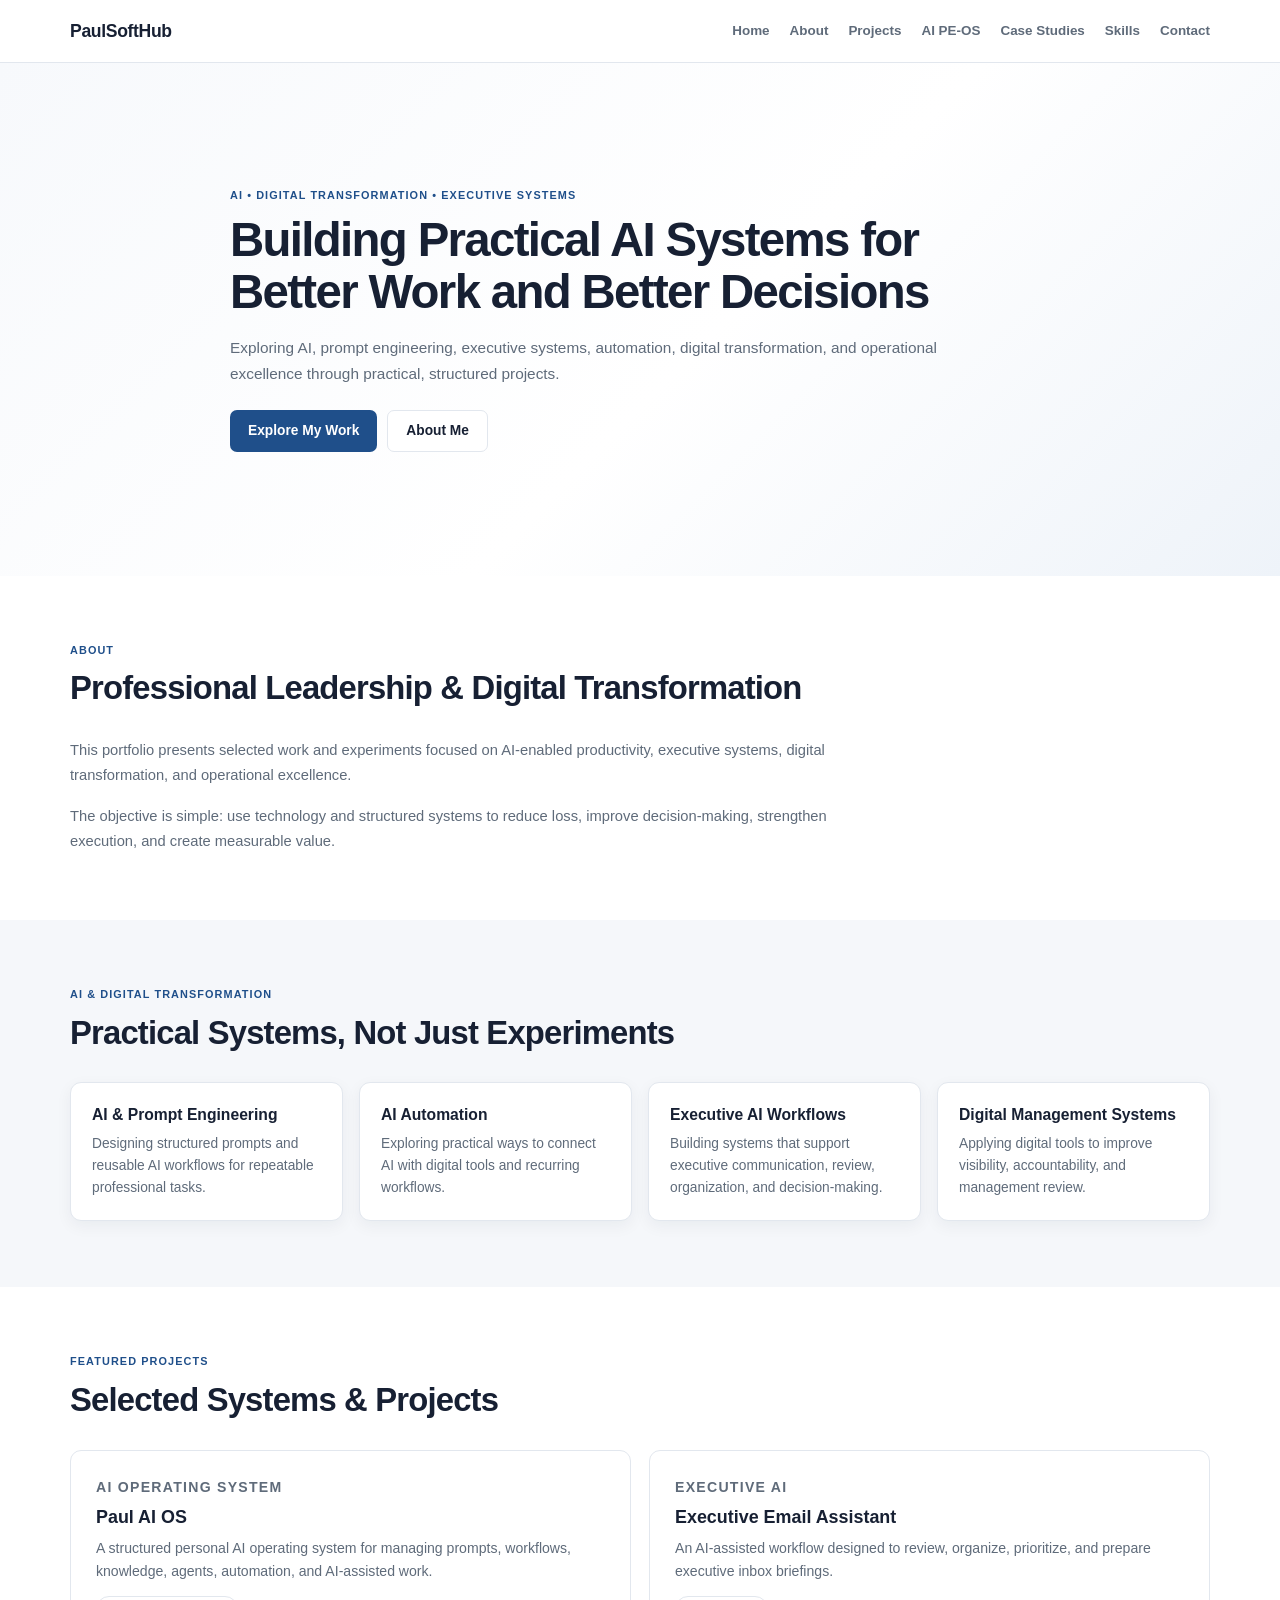
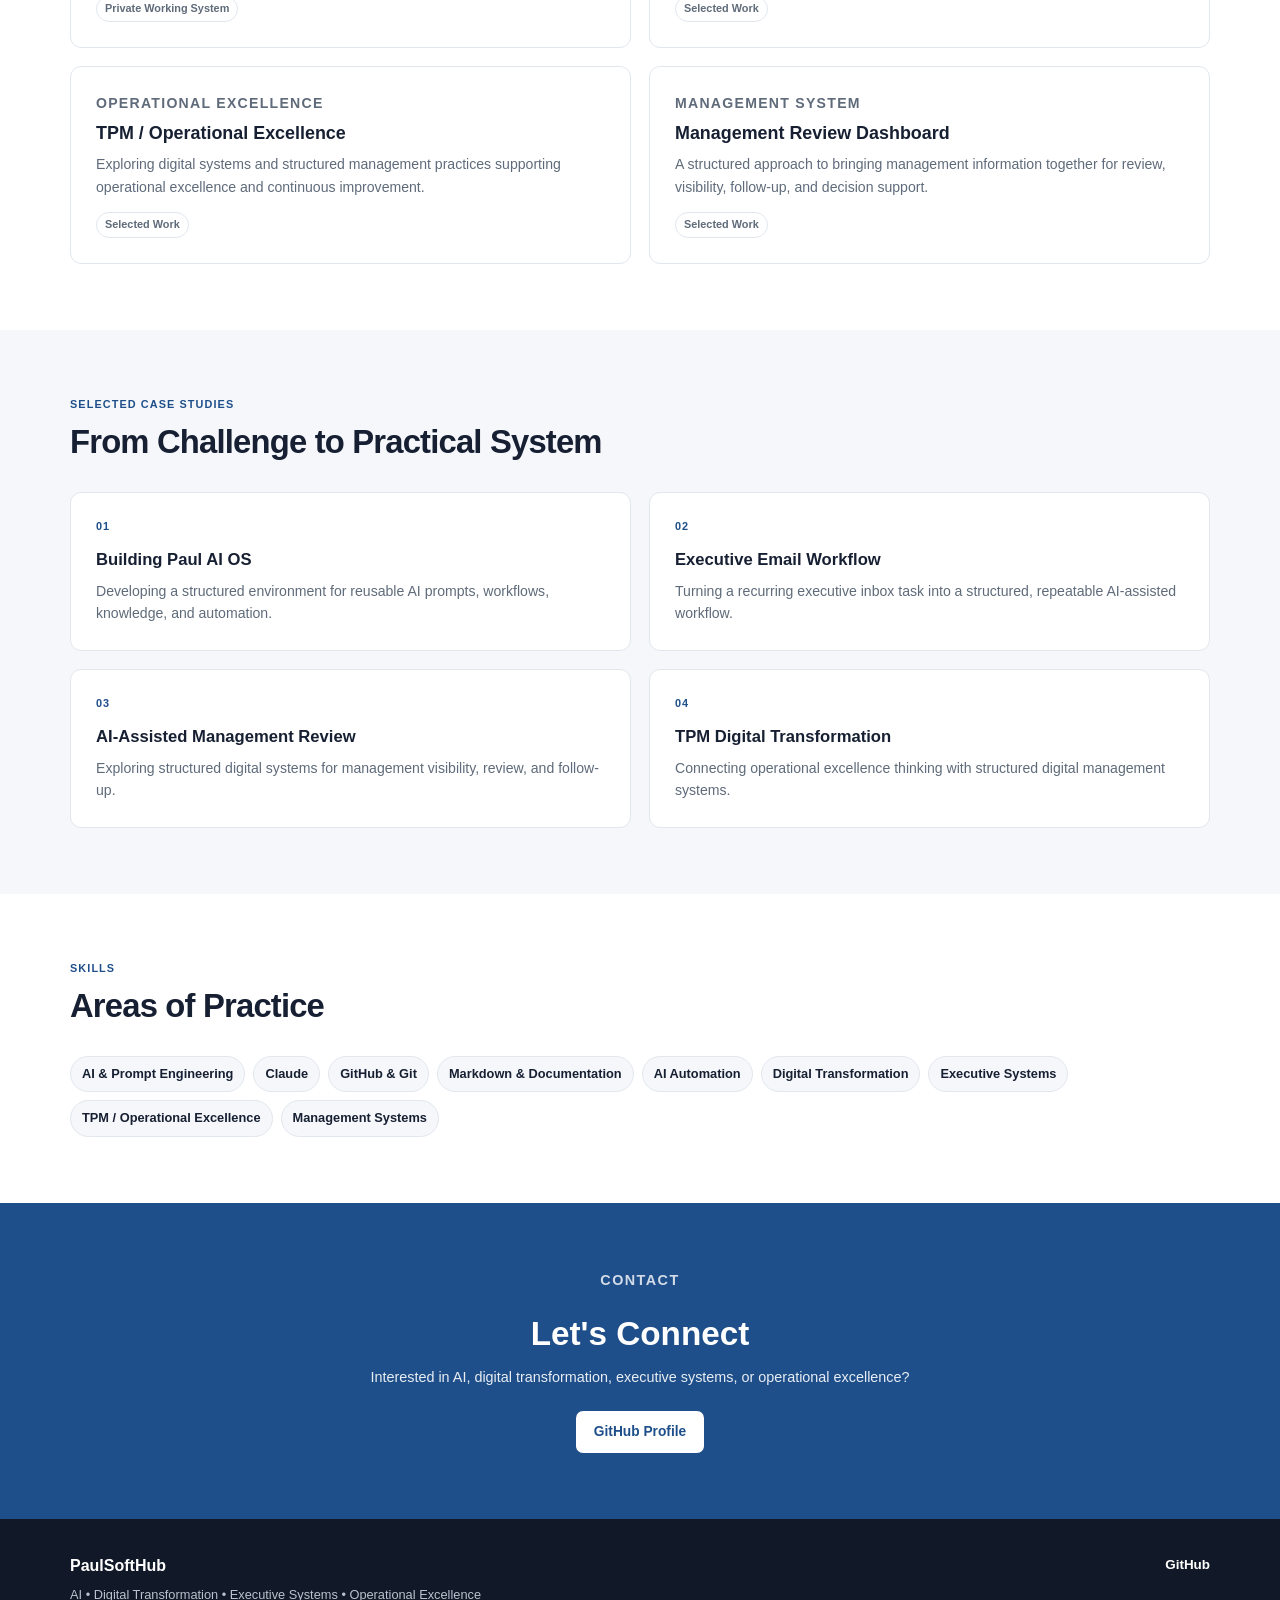
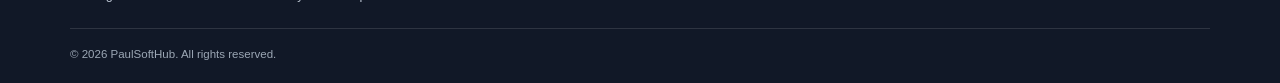
<file: index.html>
<!DOCTYPE html>
<html lang="en">
<head>
    <meta charset="UTF-8">
    <meta name="viewport" content="width=device-width, initial-scale=1.0">

    <title>PaulSoftHub | AI & Digital Transformation</title>

    <meta
        name="description"
        content="Professional portfolio showcasing AI, prompt engineering, executive systems, digital transformation, and operational excellence."
    >

    <link rel="stylesheet" href="style.css">
</head>

<body>

    <!-- =========================
         NAVIGATION
    ========================== -->

    <header class="site-header">

        <div class="container navigation">

            <a href="index.html" class="brand">
                PaulSoftHub
            </a>

            <nav class="nav-menu" aria-label="Main navigation">

                <a href="index.html">Home</a>
                <a href="about.html">About</a>
                <a href="projects.html">Projects</a>
                <a href="ai-pe-os.html">AI PE-OS</a>
                <a href="case-studies.html">Case Studies</a>
                <a href="skills.html">Skills</a>
                <a href="contact.html">Contact</a>

            </nav>

        </div>

    </header>


    <main>

        <!-- =========================
             HERO
        ========================== -->

        <section id="home" class="hero">

            <div class="container hero-content">

                <p class="eyebrow">
                    AI • DIGITAL TRANSFORMATION • EXECUTIVE SYSTEMS
                </p>

                <h1>
                    Building Practical AI Systems
                    for Better Work and Better Decisions
                </h1>

                <p class="hero-description">
                    Exploring AI, prompt engineering, executive systems,
                    automation, digital transformation, and operational
                    excellence through practical, structured projects.
                </p>

                <div class="hero-actions">

                    <a href="#projects" class="button primary">
                        Explore My Work
                    </a>

                    <a href="#about" class="button secondary">
                        About Me
                    </a>

                </div>

            </div>

        </section>


        <!-- =========================
             ABOUT
        ========================== -->

        <section id="about" class="section">

            <div class="container">

                <div class="section-heading">

                    <p class="eyebrow">
                        ABOUT
                    </p>

                    <h2>
                        Professional Leadership & Digital Transformation
                    </h2>

                </div>

                <div class="about-content">

                    <p>
                        This portfolio presents selected work and experiments
                        focused on AI-enabled productivity, executive systems,
                        digital transformation, and operational excellence.
                    </p>

                    <p>
                        The objective is simple: use technology and structured
                        systems to reduce loss, improve decision-making,
                        strengthen execution, and create measurable value.
                    </p>

                </div>

            </div>

        </section>


        <!-- =========================
             AI & DIGITAL TRANSFORMATION
        ========================== -->

        <section class="section section-alt">

            <div class="container">

                <div class="section-heading">

                    <p class="eyebrow">
                        AI & DIGITAL TRANSFORMATION
                    </p>

                    <h2>
                        Practical Systems, Not Just Experiments
                    </h2>

                </div>

                <div class="feature-grid">

                    <article class="feature-card">

                        <h3>
                            AI & Prompt Engineering
                        </h3>

                        <p>
                            Designing structured prompts and reusable AI
                            workflows for repeatable professional tasks.
                        </p>

                    </article>


                    <article class="feature-card">

                        <h3>
                            AI Automation
                        </h3>

                        <p>
                            Exploring practical ways to connect AI with
                            digital tools and recurring workflows.
                        </p>

                    </article>


                    <article class="feature-card">

                        <h3>
                            Executive AI Workflows
                        </h3>

                        <p>
                            Building systems that support executive
                            communication, review, organization, and
                            decision-making.
                        </p>

                    </article>


                    <article class="feature-card">

                        <h3>
                            Digital Management Systems
                        </h3>

                        <p>
                            Applying digital tools to improve visibility,
                            accountability, and management review.
                        </p>

                    </article>

                </div>

            </div>

        </section>


        <!-- =========================
             FEATURED PROJECTS
        ========================== -->

        <section id="projects" class="section">

            <div class="container">

                <div class="section-heading">

                    <p class="eyebrow">
                        FEATURED PROJECTS
                    </p>

                    <h2>
                        Selected Systems & Projects
                    </h2>

                </div>

                <div class="project-grid">

                    <article class="project-card">

                        <p class="project-category">
                            AI OPERATING SYSTEM
                        </p>

                        <h3>
                            Paul AI OS
                        </h3>

                        <p>
                            A structured personal AI operating system for
                            managing prompts, workflows, knowledge, agents,
                            automation, and AI-assisted work.
                        </p>

                        <span class="project-status">
                            Private Working System
                        </span>

                    </article>


                    <article class="project-card">

                        <p class="project-category">
                            EXECUTIVE AI
                        </p>

                        <h3>
                            Executive Email Assistant
                        </h3>

                        <p>
                            An AI-assisted workflow designed to review,
                            organize, prioritize, and prepare executive
                            inbox briefings.
                        </p>

                        <span class="project-status">
                            Selected Work
                        </span>

                    </article>


                    <article class="project-card">

                        <p class="project-category">
                            OPERATIONAL EXCELLENCE
                        </p>

                        <h3>
                            TPM / Operational Excellence
                        </h3>

                        <p>
                            Exploring digital systems and structured
                            management practices supporting operational
                            excellence and continuous improvement.
                        </p>

                        <span class="project-status">
                            Selected Work
                        </span>

                    </article>


                    <article class="project-card">

                        <p class="project-category">
                            MANAGEMENT SYSTEM
                        </p>

                        <h3>
                            Management Review Dashboard
                        </h3>

                        <p>
                            A structured approach to bringing management
                            information together for review, visibility,
                            follow-up, and decision support.
                        </p>

                        <span class="project-status">
                            Selected Work
                        </span>

                    </article>

                </div>

            </div>

        </section>


        <!-- =========================
             CASE STUDIES
        ========================== -->

        <section id="case-studies" class="section section-alt">

            <div class="container">

                <div class="section-heading">

                    <p class="eyebrow">
                        SELECTED CASE STUDIES
                    </p>

                    <h2>
                        From Challenge to Practical System
                    </h2>

                </div>

                <div class="case-study-grid">

                    <article class="case-card">

                        <span class="case-number">
                            01
                        </span>

                        <h3>
                            Building Paul AI OS
                        </h3>

                        <p>
                            Developing a structured environment for
                            reusable AI prompts, workflows, knowledge,
                            and automation.
                        </p>

                    </article>


                    <article class="case-card">

                        <span class="case-number">
                            02
                        </span>

                        <h3>
                            Executive Email Workflow
                        </h3>

                        <p>
                            Turning a recurring executive inbox task into
                            a structured, repeatable AI-assisted workflow.
                        </p>

                    </article>


                    <article class="case-card">

                        <span class="case-number">
                            03
                        </span>

                        <h3>
                            AI-Assisted Management Review
                        </h3>

                        <p>
                            Exploring structured digital systems for
                            management visibility, review, and follow-up.
                        </p>

                    </article>


                    <article class="case-card">

                        <span class="case-number">
                            04
                        </span>

                        <h3>
                            TPM Digital Transformation
                        </h3>

                        <p>
                            Connecting operational excellence thinking
                            with structured digital management systems.
                        </p>

                    </article>

                </div>

            </div>

        </section>


        <!-- =========================
             SKILLS
        ========================== -->

        <section id="skills" class="section">

            <div class="container">

                <div class="section-heading">

                    <p class="eyebrow">
                        SKILLS
                    </p>

                    <h2>
                        Areas of Practice
                    </h2>

                </div>

                <div class="skills-list">

                    <span>AI & Prompt Engineering</span>
                    <span>Claude</span>
                    <span>GitHub & Git</span>
                    <span>Markdown & Documentation</span>
                    <span>AI Automation</span>
                    <span>Digital Transformation</span>
                    <span>Executive Systems</span>
                    <span>TPM / Operational Excellence</span>
                    <span>Management Systems</span>

                </div>

            </div>

        </section>


        <!-- =========================
             CONTACT
        ========================== -->

        <section id="contact" class="section contact-section">

            <div class="container contact-content">

                <p class="eyebrow">
                    CONTACT
                </p>

                <h2>
                    Let's Connect
                </h2>

                <p>
                    Interested in AI, digital transformation, executive
                    systems, or operational excellence?
                </p>

                <a
                    href="https://github.com/PaulSoftHub"
                    class="button primary"
                    target="_blank"
                    rel="noopener noreferrer"
                >
                    GitHub Profile
                </a>

            </div>

        </section>

    </main>


    <!-- =========================
         FOOTER
    ========================== -->

    <footer class="site-footer">

        <div class="container footer-content">

            <div>
                <strong>PaulSoftHub</strong>

                <p>
                    AI • Digital Transformation • Executive Systems •
                    Operational Excellence
                </p>
            </div>

            <div>
                <a
                    href="https://github.com/PaulSoftHub"
                    target="_blank"
                    rel="noopener noreferrer"
                >
                    GitHub
                </a>
            </div>

        </div>

        <div class="container copyright">

            <p>
                © 2026 PaulSoftHub. All rights reserved.
            </p>

        </div>

    </footer>

</body>
</html>
</file>
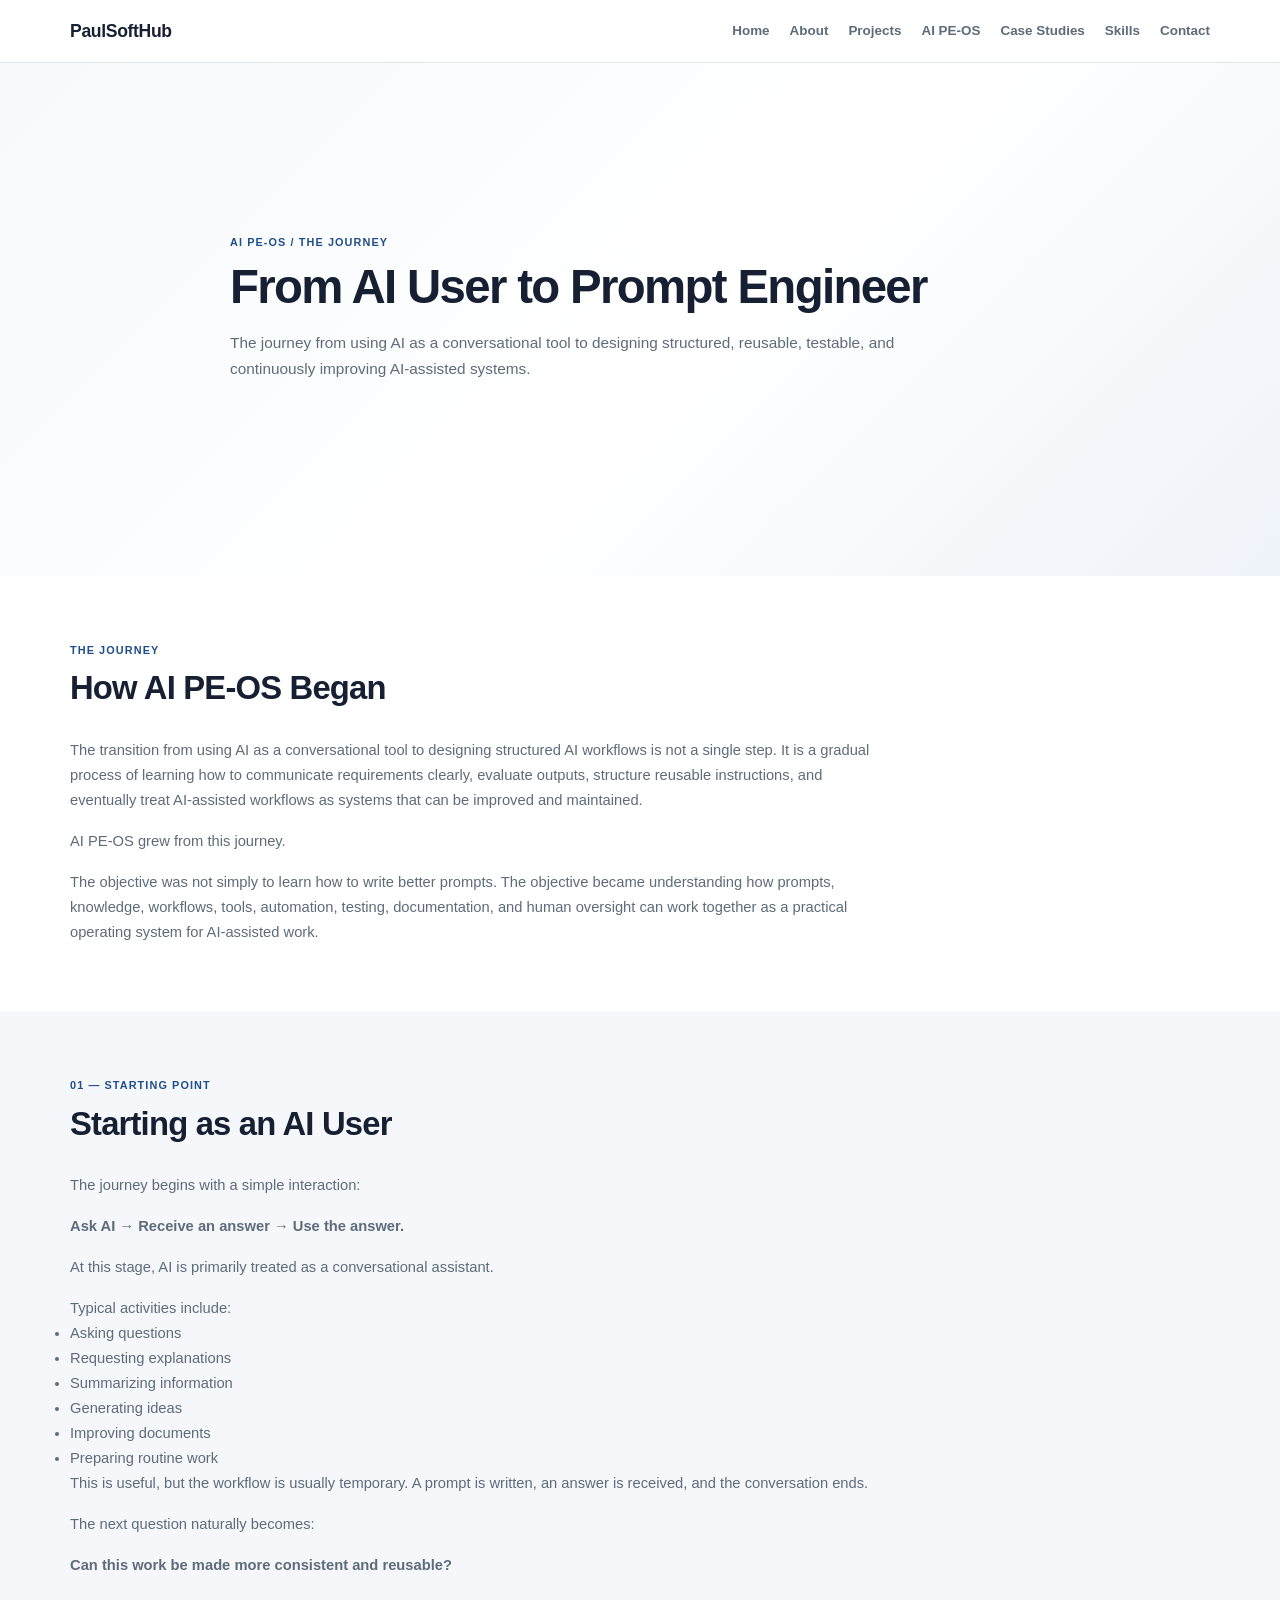
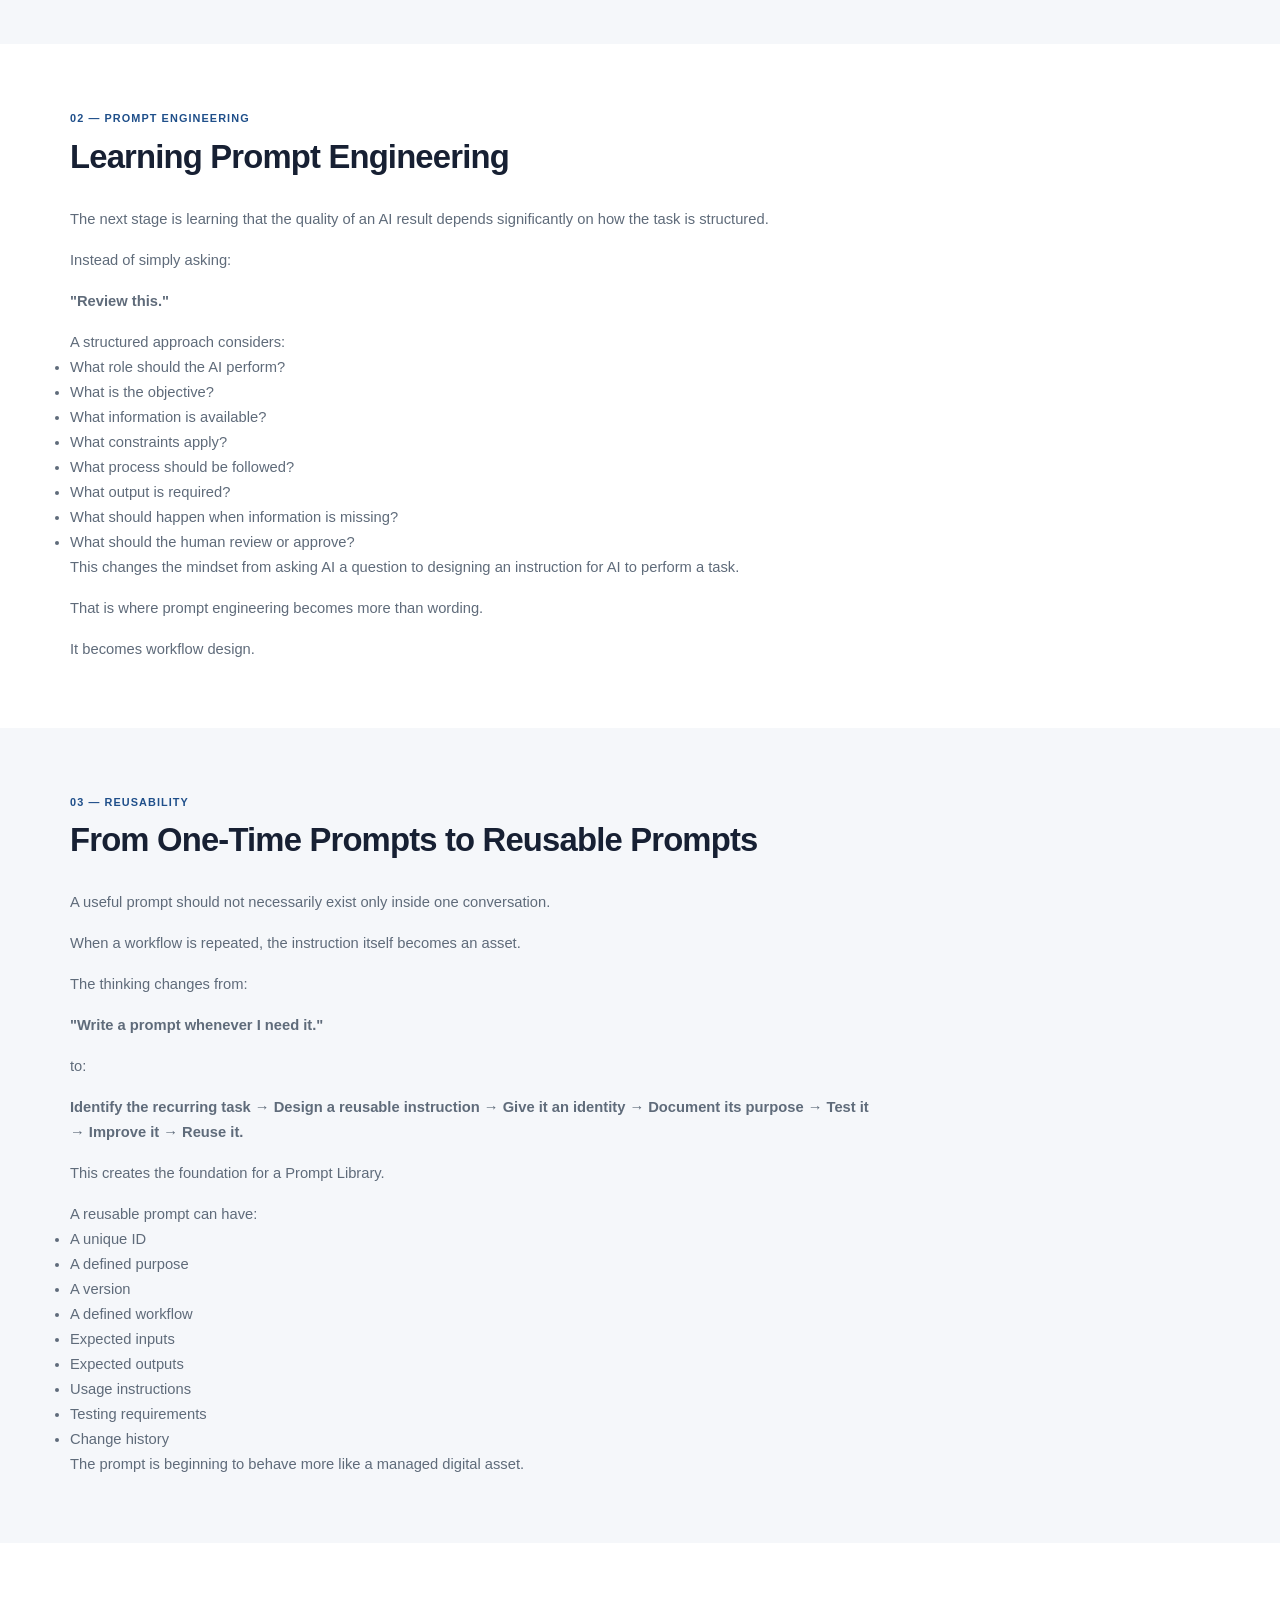
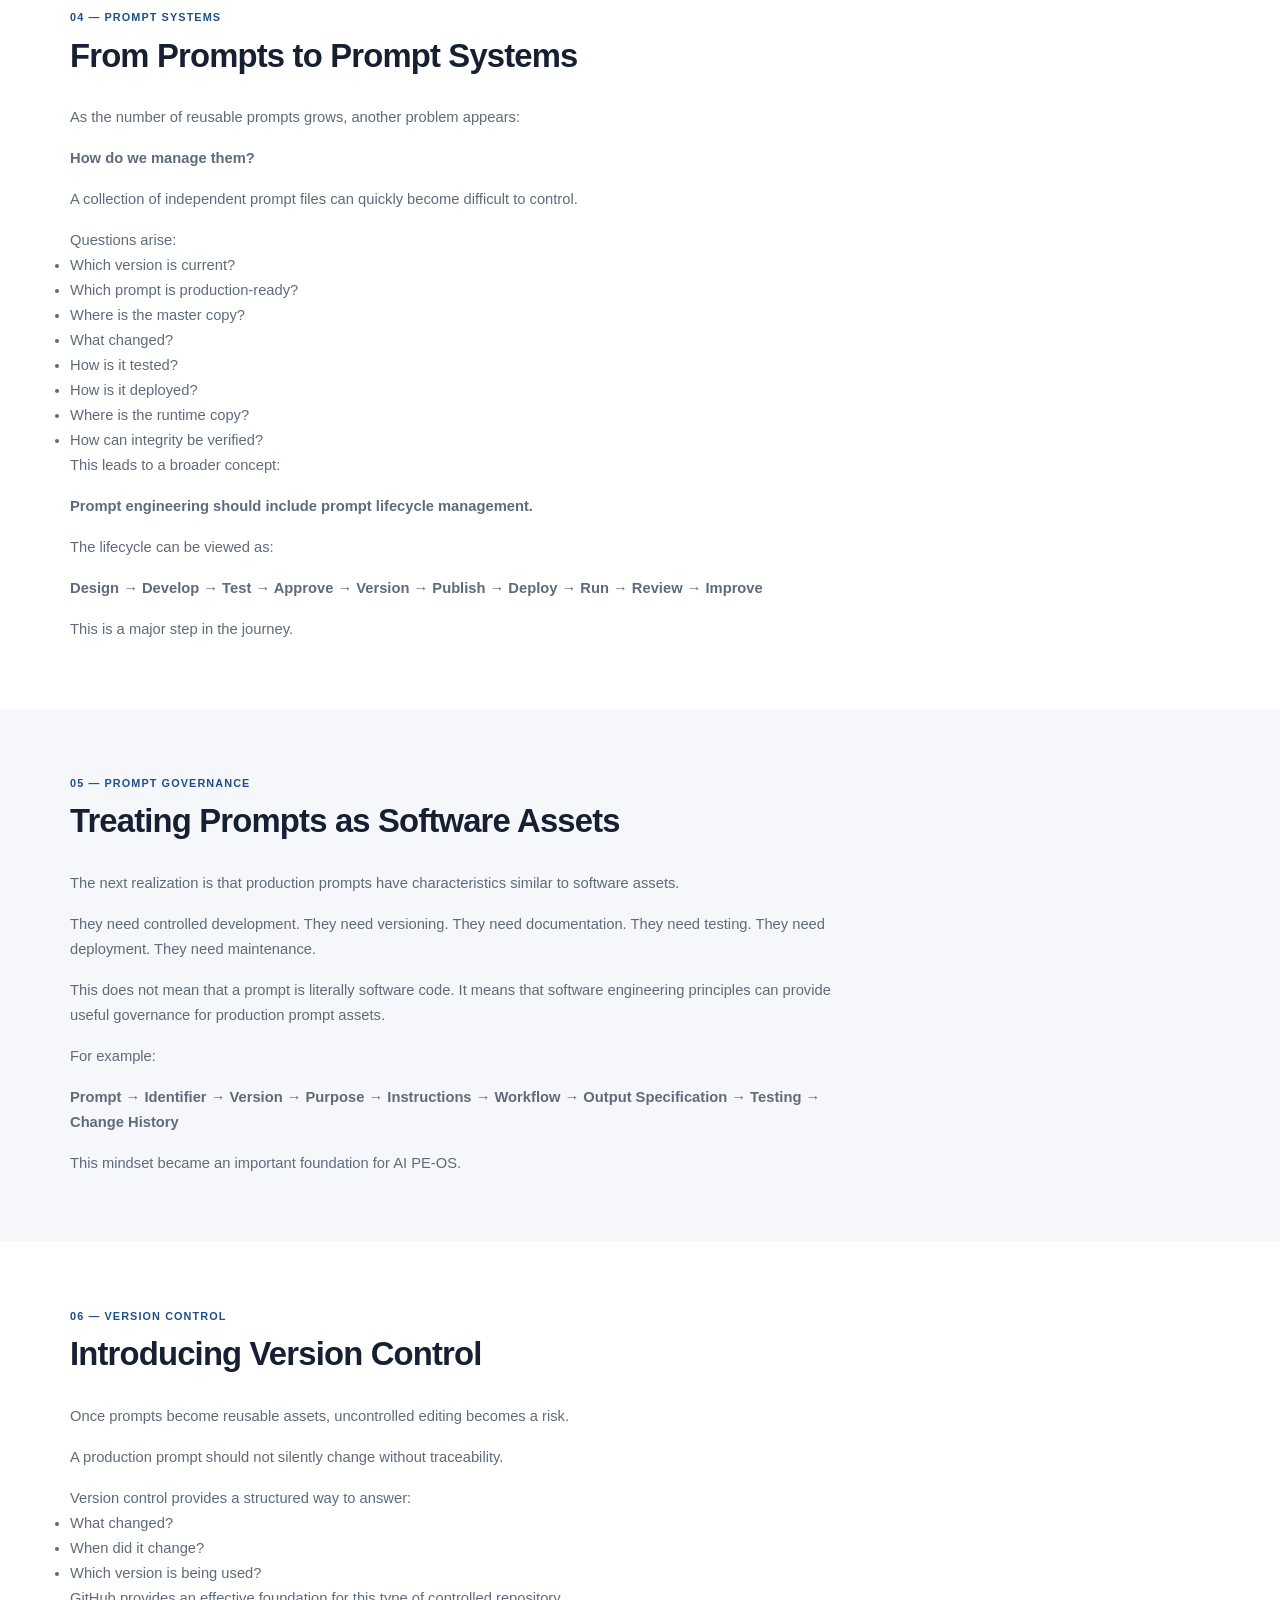
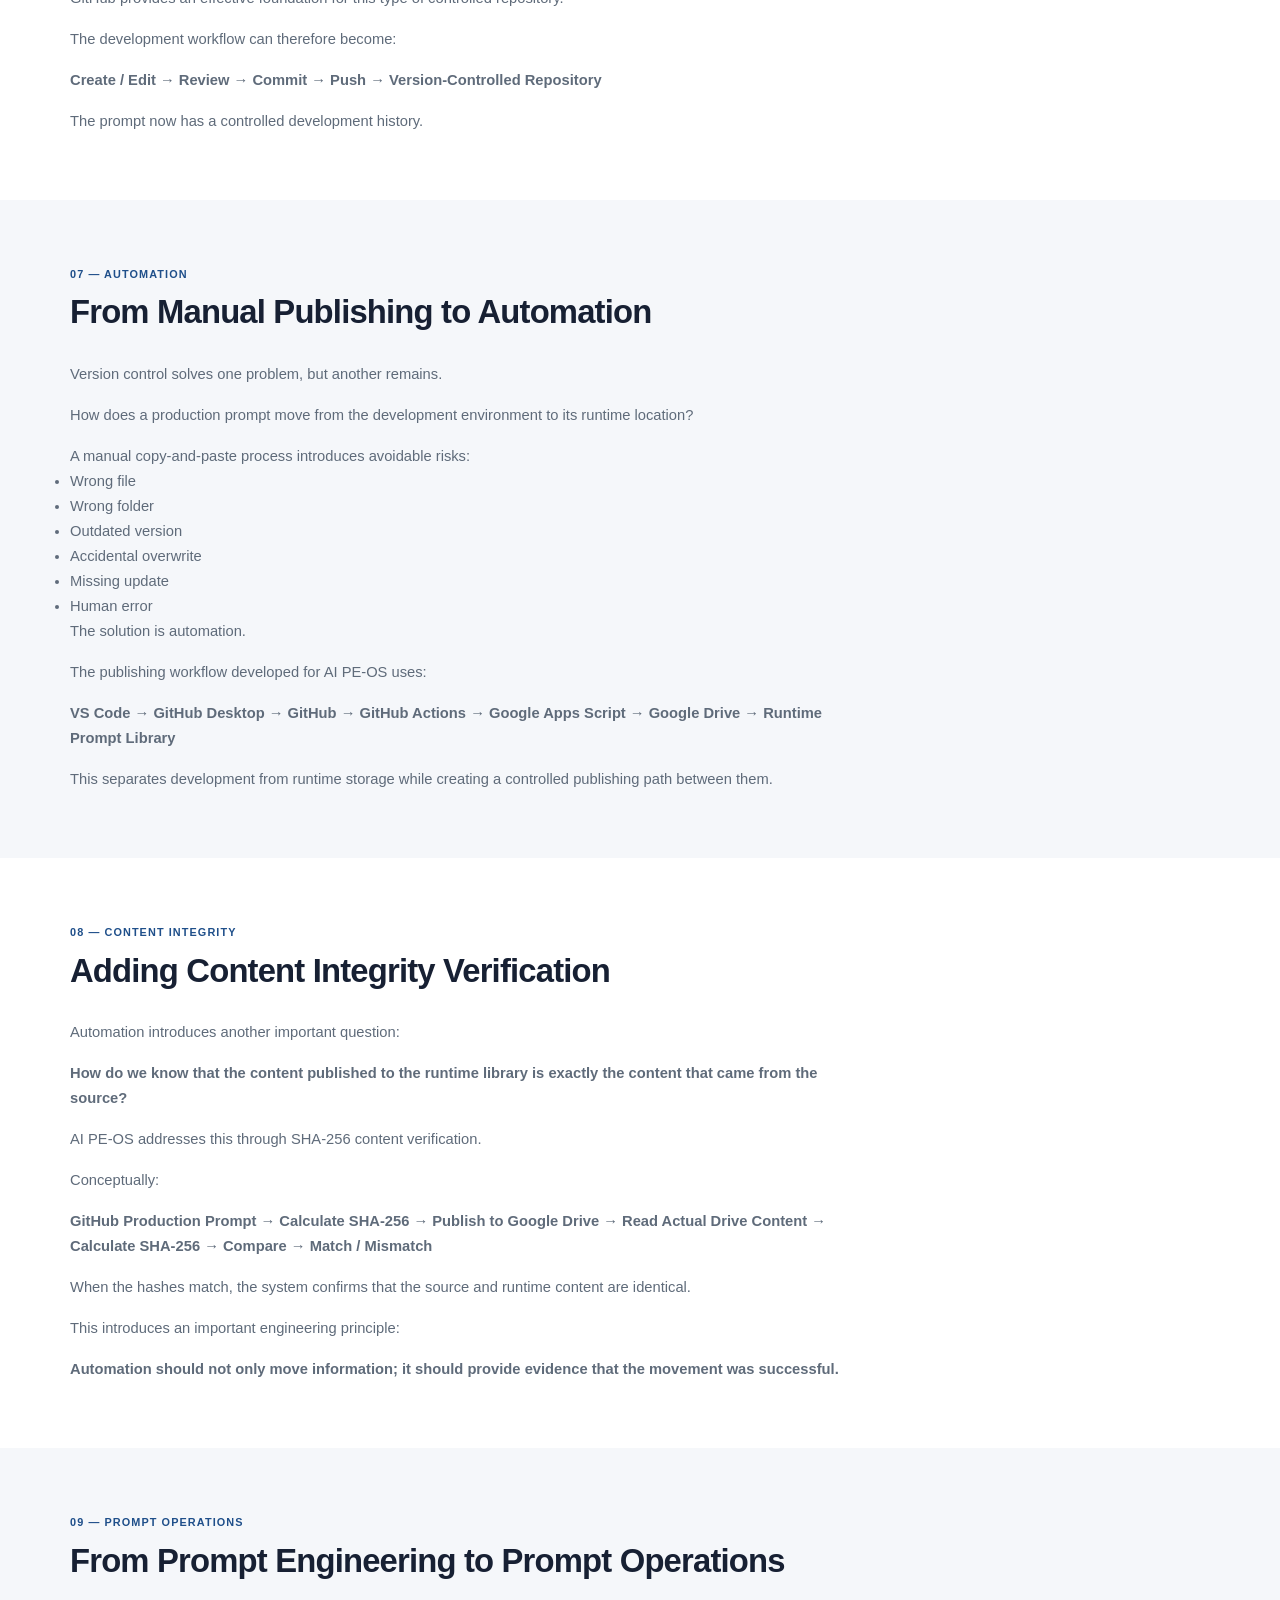
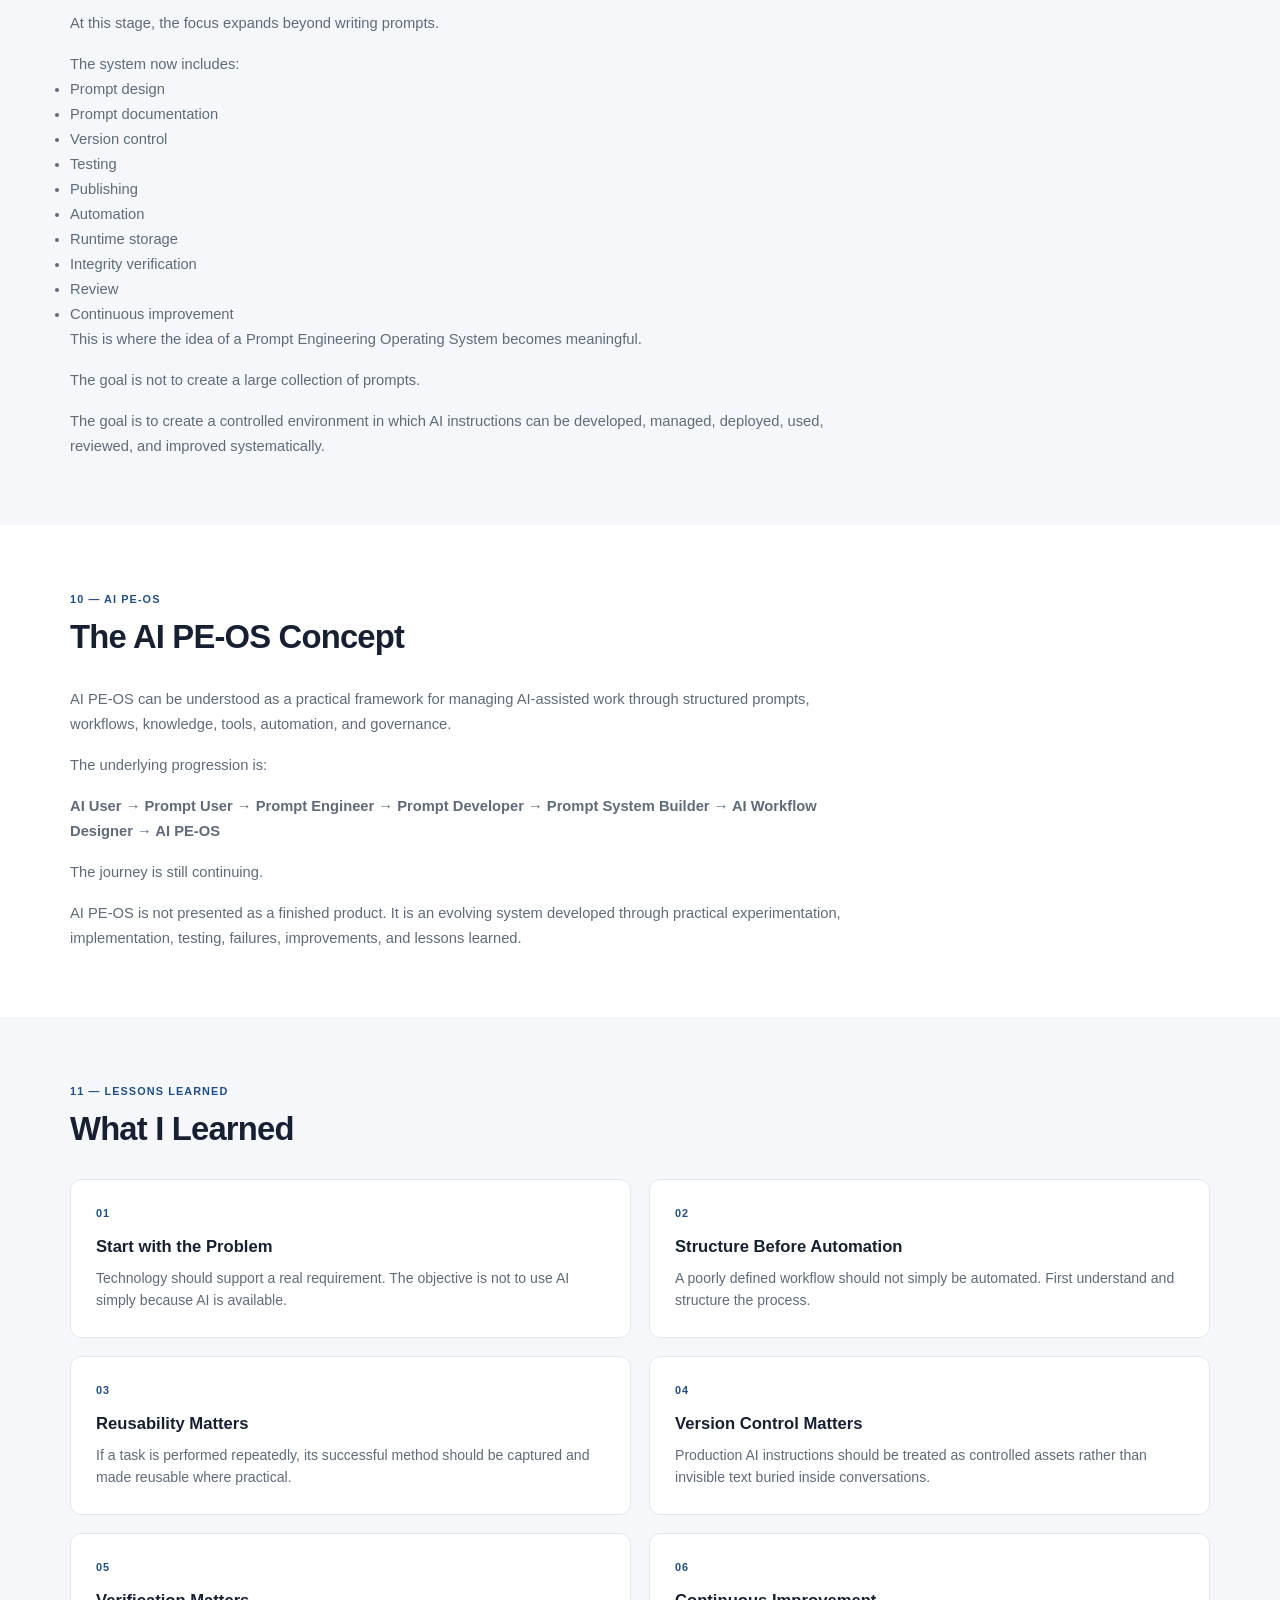
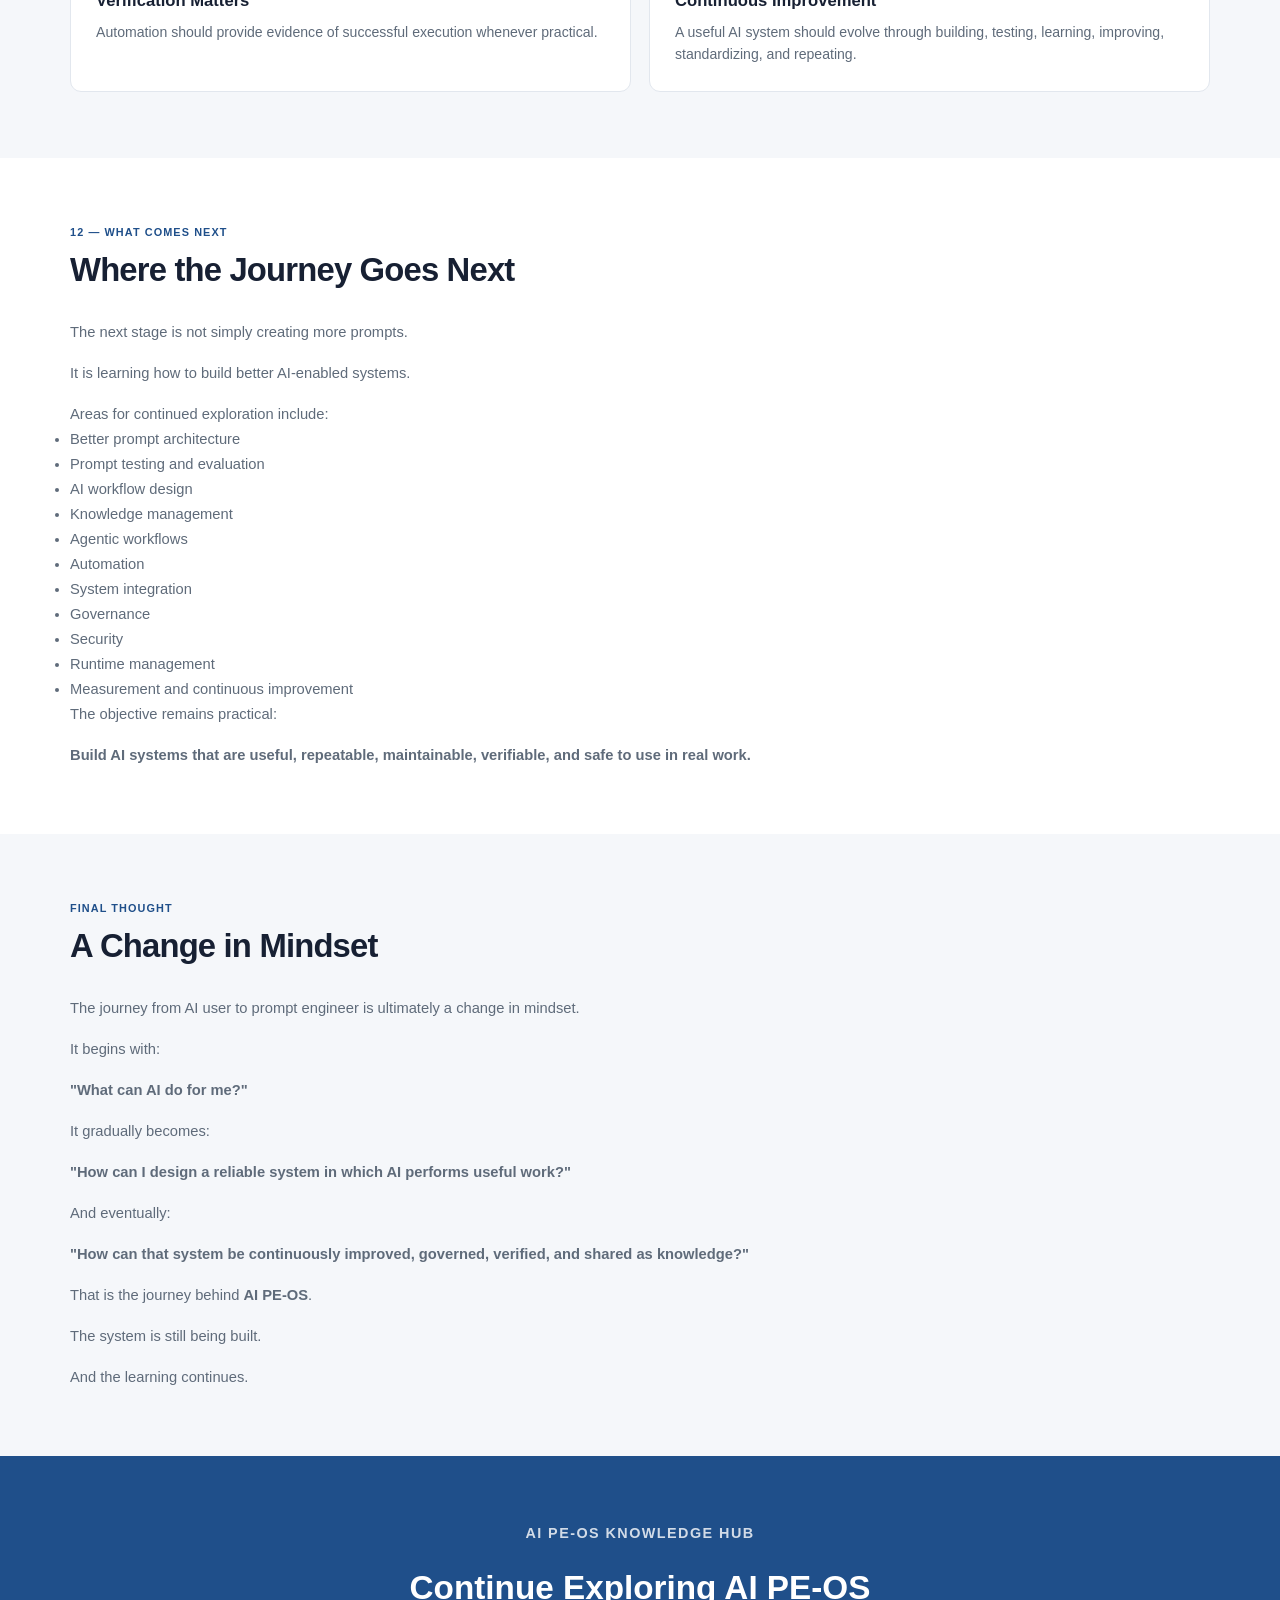
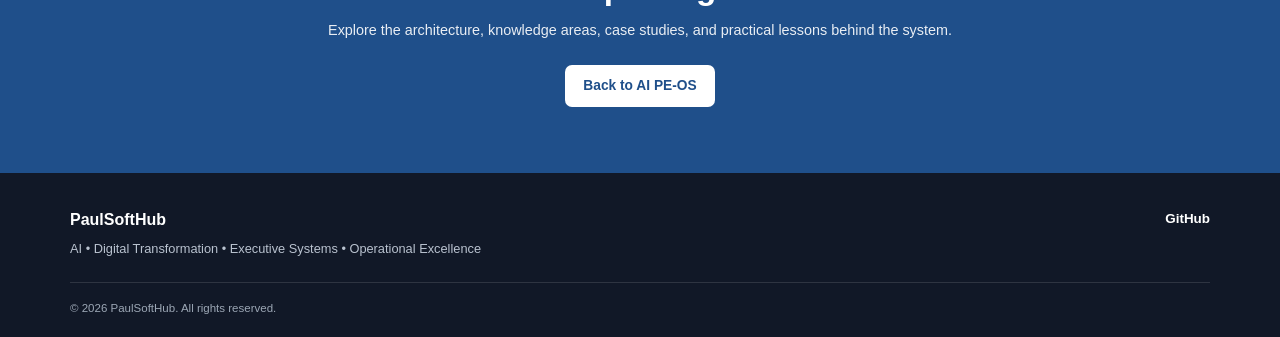
<file: 01-from-ai-user-to-prompt-engineer.html>
<!DOCTYPE html>
<html lang="en">
<head>
    <meta charset="UTF-8">
    <meta name="viewport" content="width=device-width, initial-scale=1.0">

    <title>From AI User to Prompt Engineer | AI PE-OS</title>

    <meta
        name="description"
        content="The journey from AI user to prompt engineer and the development of AI PE-OS through prompt engineering, reusable AI workflows, automation, testing, deployment, and continuous improvement."
    >

    <link rel="stylesheet" href="style.css">
</head>

<body>

    <!-- =========================
         HEADER / NAVIGATION
    ========================== -->

    <header class="site-header">

        <div class="container navigation">

            <a href="index.html" class="brand">
                PaulSoftHub
            </a>

            <nav class="nav-menu" aria-label="Main navigation">

                <a href="index.html">Home</a>
                <a href="about.html">About</a>
                <a href="projects.html">Projects</a>
                <a href="ai-pe-os.html">AI PE-OS</a>
                <a href="case-studies.html">Case Studies</a>
                <a href="skills.html">Skills</a>
                <a href="contact.html">Contact</a>

            </nav>

        </div>

    </header>


    <main>

        <!-- =========================
             HERO
        ========================== -->

        <section class="hero">

            <div class="container hero-content">

                <p class="eyebrow">
                    AI PE-OS / THE JOURNEY
                </p>

                <h1>
                    From AI User to Prompt Engineer
                </h1>

                <p class="hero-description">
                    The journey from using AI as a conversational tool
                    to designing structured, reusable, testable, and
                    continuously improving AI-assisted systems.
                </p>

            </div>

        </section>


        <!-- =========================
             INTRODUCTION
        ========================== -->

        <section class="section">

            <div class="container">

                <div class="section-heading">

                    <p class="eyebrow">
                        THE JOURNEY
                    </p>

                    <h2>
                        How AI PE-OS Began
                    </h2>

                </div>

                <div class="about-content">

                    <p>
                        The transition from using AI as a conversational
                        tool to designing structured AI workflows is not
                        a single step. It is a gradual process of learning
                        how to communicate requirements clearly, evaluate
                        outputs, structure reusable instructions, and
                        eventually treat AI-assisted workflows as systems
                        that can be improved and maintained.
                    </p>

                    <p>
                        AI PE-OS grew from this journey.
                    </p>

                    <p>
                        The objective was not simply to learn how to write
                        better prompts. The objective became understanding
                        how prompts, knowledge, workflows, tools,
                        automation, testing, documentation, and human
                        oversight can work together as a practical
                        operating system for AI-assisted work.
                    </p>

                </div>

            </div>

        </section>


        <!-- =========================
             01 — AI USER
        ========================== -->

        <section class="section section-alt">

            <div class="container">

                <div class="section-heading">

                    <p class="eyebrow">
                        01 — STARTING POINT
                    </p>

                    <h2>
                        Starting as an AI User
                    </h2>

                </div>

                <div class="about-content">

                    <p>
                        The journey begins with a simple interaction:
                    </p>

                    <p>
                        <strong>
                            Ask AI → Receive an answer → Use the answer.
                        </strong>
                    </p>

                    <p>
                        At this stage, AI is primarily treated as a
                        conversational assistant.
                    </p>

                    <p>
                        Typical activities include:
                    </p>

                    <ul>
                        <li>Asking questions</li>
                        <li>Requesting explanations</li>
                        <li>Summarizing information</li>
                        <li>Generating ideas</li>
                        <li>Improving documents</li>
                        <li>Preparing routine work</li>
                    </ul>

                    <p>
                        This is useful, but the workflow is usually
                        temporary. A prompt is written, an answer is
                        received, and the conversation ends.
                    </p>

                    <p>
                        The next question naturally becomes:
                    </p>

                    <p>
                        <strong>
                            Can this work be made more consistent and reusable?
                        </strong>
                    </p>

                </div>

            </div>

        </section>


        <!-- =========================
             02 — PROMPT ENGINEERING
        ========================== -->

        <section class="section">

            <div class="container">

                <div class="section-heading">

                    <p class="eyebrow">
                        02 — PROMPT ENGINEERING
                    </p>

                    <h2>
                        Learning Prompt Engineering
                    </h2>

                </div>

                <div class="about-content">

                    <p>
                        The next stage is learning that the quality of an
                        AI result depends significantly on how the task
                        is structured.
                    </p>

                    <p>
                        Instead of simply asking:
                    </p>

                    <p>
                        <strong>
                            "Review this."
                        </strong>
                    </p>

                    <p>
                        A structured approach considers:
                    </p>

                    <ul>
                        <li>What role should the AI perform?</li>
                        <li>What is the objective?</li>
                        <li>What information is available?</li>
                        <li>What constraints apply?</li>
                        <li>What process should be followed?</li>
                        <li>What output is required?</li>
                        <li>What should happen when information is missing?</li>
                        <li>What should the human review or approve?</li>
                    </ul>

                    <p>
                        This changes the mindset from asking AI a question
                        to designing an instruction for AI to perform a
                        task.
                    </p>

                    <p>
                        That is where prompt engineering becomes more than
                        wording.
                    </p>

                    <p>
                        It becomes workflow design.
                    </p>

                </div>

            </div>

        </section>


        <!-- =========================
             03 — REUSABLE PROMPTS
        ========================== -->

        <section class="section section-alt">

            <div class="container">

                <div class="section-heading">

                    <p class="eyebrow">
                        03 — REUSABILITY
                    </p>

                    <h2>
                        From One-Time Prompts to Reusable Prompts
                    </h2>

                </div>

                <div class="about-content">

                    <p>
                        A useful prompt should not necessarily exist only
                        inside one conversation.
                    </p>

                    <p>
                        When a workflow is repeated, the instruction itself
                        becomes an asset.
                    </p>

                    <p>
                        The thinking changes from:
                    </p>

                    <p>
                        <strong>
                            "Write a prompt whenever I need it."
                        </strong>
                    </p>

                    <p>
                        to:
                    </p>

                    <p>
                        <strong>
                            Identify the recurring task → Design a reusable
                            instruction → Give it an identity → Document its
                            purpose → Test it → Improve it → Reuse it.
                        </strong>
                    </p>

                    <p>
                        This creates the foundation for a Prompt Library.
                    </p>

                    <p>
                        A reusable prompt can have:
                    </p>

                    <ul>
                        <li>A unique ID</li>
                        <li>A defined purpose</li>
                        <li>A version</li>
                        <li>A defined workflow</li>
                        <li>Expected inputs</li>
                        <li>Expected outputs</li>
                        <li>Usage instructions</li>
                        <li>Testing requirements</li>
                        <li>Change history</li>
                    </ul>

                    <p>
                        The prompt is beginning to behave more like a
                        managed digital asset.
                    </p>

                </div>

            </div>

        </section>


        <!-- =========================
             04 — PROMPT SYSTEMS
        ========================== -->

        <section class="section">

            <div class="container">

                <div class="section-heading">

                    <p class="eyebrow">
                        04 — PROMPT SYSTEMS
                    </p>

                    <h2>
                        From Prompts to Prompt Systems
                    </h2>

                </div>

                <div class="about-content">

                    <p>
                        As the number of reusable prompts grows, another
                        problem appears:
                    </p>

                    <p>
                        <strong>
                            How do we manage them?
                        </strong>
                    </p>

                    <p>
                        A collection of independent prompt files can
                        quickly become difficult to control.
                    </p>

                    <p>
                        Questions arise:
                    </p>

                    <ul>
                        <li>Which version is current?</li>
                        <li>Which prompt is production-ready?</li>
                        <li>Where is the master copy?</li>
                        <li>What changed?</li>
                        <li>How is it tested?</li>
                        <li>How is it deployed?</li>
                        <li>Where is the runtime copy?</li>
                        <li>How can integrity be verified?</li>
                    </ul>

                    <p>
                        This leads to a broader concept:
                    </p>

                    <p>
                        <strong>
                            Prompt engineering should include prompt
                            lifecycle management.
                        </strong>
                    </p>

                    <p>
                        The lifecycle can be viewed as:
                    </p>

                    <p>
                        <strong>
                            Design → Develop → Test → Approve → Version
                            → Publish → Deploy → Run → Review → Improve
                        </strong>
                    </p>

                    <p>
                        This is a major step in the journey.
                    </p>

                </div>

            </div>

        </section>


        <!-- =========================
             05 — SOFTWARE ASSET
        ========================== -->

        <section class="section section-alt">

            <div class="container">

                <div class="section-heading">

                    <p class="eyebrow">
                        05 — PROMPT GOVERNANCE
                    </p>

                    <h2>
                        Treating Prompts as Software Assets
                    </h2>

                </div>

                <div class="about-content">

                    <p>
                        The next realization is that production prompts
                        have characteristics similar to software assets.
                    </p>

                    <p>
                        They need controlled development. They need
                        versioning. They need documentation. They need
                        testing. They need deployment. They need
                        maintenance.
                    </p>

                    <p>
                        This does not mean that a prompt is literally
                        software code. It means that software engineering
                        principles can provide useful governance for
                        production prompt assets.
                    </p>

                    <p>
                        For example:
                    </p>

                    <p>
                        <strong>
                            Prompt → Identifier → Version → Purpose →
                            Instructions → Workflow → Output Specification
                            → Testing → Change History
                        </strong>
                    </p>

                    <p>
                        This mindset became an important foundation for
                        AI PE-OS.
                    </p>

                </div>

            </div>

        </section>


        <!-- =========================
             06 — VERSION CONTROL
        ========================== -->

        <section class="section">

            <div class="container">

                <div class="section-heading">

                    <p class="eyebrow">
                        06 — VERSION CONTROL
                    </p>

                    <h2>
                        Introducing Version Control
                    </h2>

                </div>

                <div class="about-content">

                    <p>
                        Once prompts become reusable assets, uncontrolled
                        editing becomes a risk.
                    </p>

                    <p>
                        A production prompt should not silently change
                        without traceability.
                    </p>

                    <p>
                        Version control provides a structured way to
                        answer:
                    </p>

                    <ul>
                        <li>What changed?</li>
                        <li>When did it change?</li>
                        <li>Which version is being used?</li>
                    </ul>

                    <p>
                        GitHub provides an effective foundation for this
                        type of controlled repository.
                    </p>

                    <p>
                        The development workflow can therefore become:
                    </p>

                    <p>
                        <strong>
                            Create / Edit → Review → Commit → Push →
                            Version-Controlled Repository
                        </strong>
                    </p>

                    <p>
                        The prompt now has a controlled development history.
                    </p>

                </div>

            </div>

        </section>


        <!-- =========================
             07 — AUTOMATION
        ========================== -->

        <section class="section section-alt">

            <div class="container">

                <div class="section-heading">

                    <p class="eyebrow">
                        07 — AUTOMATION
                    </p>

                    <h2>
                        From Manual Publishing to Automation
                    </h2>

                </div>

                <div class="about-content">

                    <p>
                        Version control solves one problem, but another
                        remains.
                    </p>

                    <p>
                        How does a production prompt move from the
                        development environment to its runtime location?
                    </p>

                    <p>
                        A manual copy-and-paste process introduces
                        avoidable risks:
                    </p>

                    <ul>
                        <li>Wrong file</li>
                        <li>Wrong folder</li>
                        <li>Outdated version</li>
                        <li>Accidental overwrite</li>
                        <li>Missing update</li>
                        <li>Human error</li>
                    </ul>

                    <p>
                        The solution is automation.
                    </p>

                    <p>
                        The publishing workflow developed for AI PE-OS
                        uses:
                    </p>

                    <p>
                        <strong>
                            VS Code → GitHub Desktop → GitHub →
                            GitHub Actions → Google Apps Script →
                            Google Drive → Runtime Prompt Library
                        </strong>
                    </p>

                    <p>
                        This separates development from runtime storage
                        while creating a controlled publishing path
                        between them.
                    </p>

                </div>

            </div>

        </section>


        <!-- =========================
             08 — INTEGRITY
        ========================== -->

        <section class="section">

            <div class="container">

                <div class="section-heading">

                    <p class="eyebrow">
                        08 — CONTENT INTEGRITY
                    </p>

                    <h2>
                        Adding Content Integrity Verification
                    </h2>

                </div>

                <div class="about-content">

                    <p>
                        Automation introduces another important question:
                    </p>

                    <p>
                        <strong>
                            How do we know that the content published to
                            the runtime library is exactly the content
                            that came from the source?
                        </strong>
                    </p>

                    <p>
                        AI PE-OS addresses this through SHA-256 content
                        verification.
                    </p>

                    <p>
                        Conceptually:
                    </p>

                    <p>
                        <strong>
                            GitHub Production Prompt
                            → Calculate SHA-256
                            → Publish to Google Drive
                            → Read Actual Drive Content
                            → Calculate SHA-256
                            → Compare
                            → Match / Mismatch
                        </strong>
                    </p>

                    <p>
                        When the hashes match, the system confirms that
                        the source and runtime content are identical.
                    </p>

                    <p>
                        This introduces an important engineering principle:
                    </p>

                    <p>
                        <strong>
                            Automation should not only move information;
                            it should provide evidence that the movement
                            was successful.
                        </strong>
                    </p>

                </div>

            </div>

        </section>


        <!-- =========================
             09 — PROMPT OPERATIONS
        ========================== -->

        <section class="section section-alt">

            <div class="container">

                <div class="section-heading">

                    <p class="eyebrow">
                        09 — PROMPT OPERATIONS
                    </p>

                    <h2>
                        From Prompt Engineering to Prompt Operations
                    </h2>

                </div>

                <div class="about-content">

                    <p>
                        At this stage, the focus expands beyond writing
                        prompts.
                    </p>

                    <p>
                        The system now includes:
                    </p>

                    <ul>
                        <li>Prompt design</li>
                        <li>Prompt documentation</li>
                        <li>Version control</li>
                        <li>Testing</li>
                        <li>Publishing</li>
                        <li>Automation</li>
                        <li>Runtime storage</li>
                        <li>Integrity verification</li>
                        <li>Review</li>
                        <li>Continuous improvement</li>
                    </ul>

                    <p>
                        This is where the idea of a Prompt Engineering
                        Operating System becomes meaningful.
                    </p>

                    <p>
                        The goal is not to create a large collection of
                        prompts.
                    </p>

                    <p>
                        The goal is to create a controlled environment
                        in which AI instructions can be developed,
                        managed, deployed, used, reviewed, and improved
                        systematically.
                    </p>

                </div>

            </div>

        </section>


        <!-- =========================
             10 — AI PE-OS
        ========================== -->

        <section class="section">

            <div class="container">

                <div class="section-heading">

                    <p class="eyebrow">
                        10 — AI PE-OS
                    </p>

                    <h2>
                        The AI PE-OS Concept
                    </h2>

                </div>

                <div class="about-content">

                    <p>
                        AI PE-OS can be understood as a practical
                        framework for managing AI-assisted work through
                        structured prompts, workflows, knowledge, tools,
                        automation, and governance.
                    </p>

                    <p>
                        The underlying progression is:
                    </p>

                    <p>
                        <strong>
                            AI User → Prompt User → Prompt Engineer →
                            Prompt Developer → Prompt System Builder →
                            AI Workflow Designer → AI PE-OS
                        </strong>
                    </p>

                    <p>
                        The journey is still continuing.
                    </p>

                    <p>
                        AI PE-OS is not presented as a finished product.
                        It is an evolving system developed through
                        practical experimentation, implementation,
                        testing, failures, improvements, and lessons
                        learned.
                    </p>

                </div>

            </div>

        </section>


        <!-- =========================
             11 — LESSONS LEARNED
        ========================== -->

        <section class="section section-alt">

            <div class="container">

                <div class="section-heading">

                    <p class="eyebrow">
                        11 — LESSONS LEARNED
                    </p>

                    <h2>
                        What I Learned
                    </h2>

                </div>

                <div class="case-study-grid">

                    <article class="case-card">

                        <span class="case-number">
                            01
                        </span>

                        <h3>
                            Start with the Problem
                        </h3>

                        <p>
                            Technology should support a real requirement.
                            The objective is not to use AI simply because
                            AI is available.
                        </p>

                    </article>


                    <article class="case-card">

                        <span class="case-number">
                            02
                        </span>

                        <h3>
                            Structure Before Automation
                        </h3>

                        <p>
                            A poorly defined workflow should not simply
                            be automated. First understand and structure
                            the process.
                        </p>

                    </article>


                    <article class="case-card">

                        <span class="case-number">
                            03
                        </span>

                        <h3>
                            Reusability Matters
                        </h3>

                        <p>
                            If a task is performed repeatedly, its
                            successful method should be captured and made
                            reusable where practical.
                        </p>

                    </article>


                    <article class="case-card">

                        <span class="case-number">
                            04
                        </span>

                        <h3>
                            Version Control Matters
                        </h3>

                        <p>
                            Production AI instructions should be treated
                            as controlled assets rather than invisible
                            text buried inside conversations.
                        </p>

                    </article>


                    <article class="case-card">

                        <span class="case-number">
                            05
                        </span>

                        <h3>
                            Verification Matters
                        </h3>

                        <p>
                            Automation should provide evidence of
                            successful execution whenever practical.
                        </p>

                    </article>


                    <article class="case-card">

                        <span class="case-number">
                            06
                        </span>

                        <h3>
                            Continuous Improvement
                        </h3>

                        <p>
                            A useful AI system should evolve through
                            building, testing, learning, improving,
                            standardizing, and repeating.
                        </p>

                    </article>

                </div>

            </div>

        </section>


        <!-- =========================
             12 — NEXT STAGE
        ========================== -->

        <section class="section">

            <div class="container">

                <div class="section-heading">

                    <p class="eyebrow">
                        12 — WHAT COMES NEXT
                    </p>

                    <h2>
                        Where the Journey Goes Next
                    </h2>

                </div>

                <div class="about-content">

                    <p>
                        The next stage is not simply creating more prompts.
                    </p>

                    <p>
                        It is learning how to build better AI-enabled
                        systems.
                    </p>

                    <p>
                        Areas for continued exploration include:
                    </p>

                    <ul>
                        <li>Better prompt architecture</li>
                        <li>Prompt testing and evaluation</li>
                        <li>AI workflow design</li>
                        <li>Knowledge management</li>
                        <li>Agentic workflows</li>
                        <li>Automation</li>
                        <li>System integration</li>
                        <li>Governance</li>
                        <li>Security</li>
                        <li>Runtime management</li>
                        <li>Measurement and continuous improvement</li>
                    </ul>

                    <p>
                        The objective remains practical:
                    </p>

                    <p>
                        <strong>
                            Build AI systems that are useful, repeatable,
                            maintainable, verifiable, and safe to use in
                            real work.
                        </strong>
                    </p>

                </div>

            </div>

        </section>


        <!-- =========================
             FINAL THOUGHT
        ========================== -->

        <section class="section section-alt">

            <div class="container">

                <div class="section-heading">

                    <p class="eyebrow">
                        FINAL THOUGHT
                    </p>

                    <h2>
                        A Change in Mindset
                    </h2>

                </div>

                <div class="about-content">

                    <p>
                        The journey from AI user to prompt engineer is
                        ultimately a change in mindset.
                    </p>

                    <p>
                        It begins with:
                    </p>

                    <p>
                        <strong>
                            "What can AI do for me?"
                        </strong>
                    </p>

                    <p>
                        It gradually becomes:
                    </p>

                    <p>
                        <strong>
                            "How can I design a reliable system in which
                            AI performs useful work?"
                        </strong>
                    </p>

                    <p>
                        And eventually:
                    </p>

                    <p>
                        <strong>
                            "How can that system be continuously improved,
                            governed, verified, and shared as knowledge?"
                        </strong>
                    </p>

                    <p>
                        That is the journey behind <strong>AI PE-OS</strong>.
                    </p>

                    <p>
                        The system is still being built.
                    </p>

                    <p>
                        And the learning continues.
                    </p>

                </div>

            </div>

        </section>


        <!-- =========================
             BACK TO AI PE-OS
        ========================== -->

        <section class="section contact-section">

            <div class="container contact-content">

                <p class="eyebrow">
                    AI PE-OS KNOWLEDGE HUB
                </p>

                <h2>
                    Continue Exploring AI PE-OS
                </h2>

                <p>
                    Explore the architecture, knowledge areas, case
                    studies, and practical lessons behind the system.
                </p>

                <a
                    href="ai-pe-os.html"
                    class="button primary"
                >
                    Back to AI PE-OS
                </a>

            </div>

        </section>

    </main>


    <!-- =========================
         FOOTER
    ========================== -->

    <footer class="site-footer">

        <div class="container footer-content">

            <div>

                <strong>
                    PaulSoftHub
                </strong>

                <p>
                    AI • Digital Transformation • Executive Systems •
                    Operational Excellence
                </p>

            </div>

            <div>

                <a
                    href="https://github.com/PaulSoftHub"
                    target="_blank"
                    rel="noopener noreferrer"
                >
                    GitHub
                </a>

            </div>

        </div>


        <div class="container copyright">

            <p>
                © 2026 PaulSoftHub. All rights reserved.
            </p>

        </div>

    </footer>

</body>
</html>
</file>
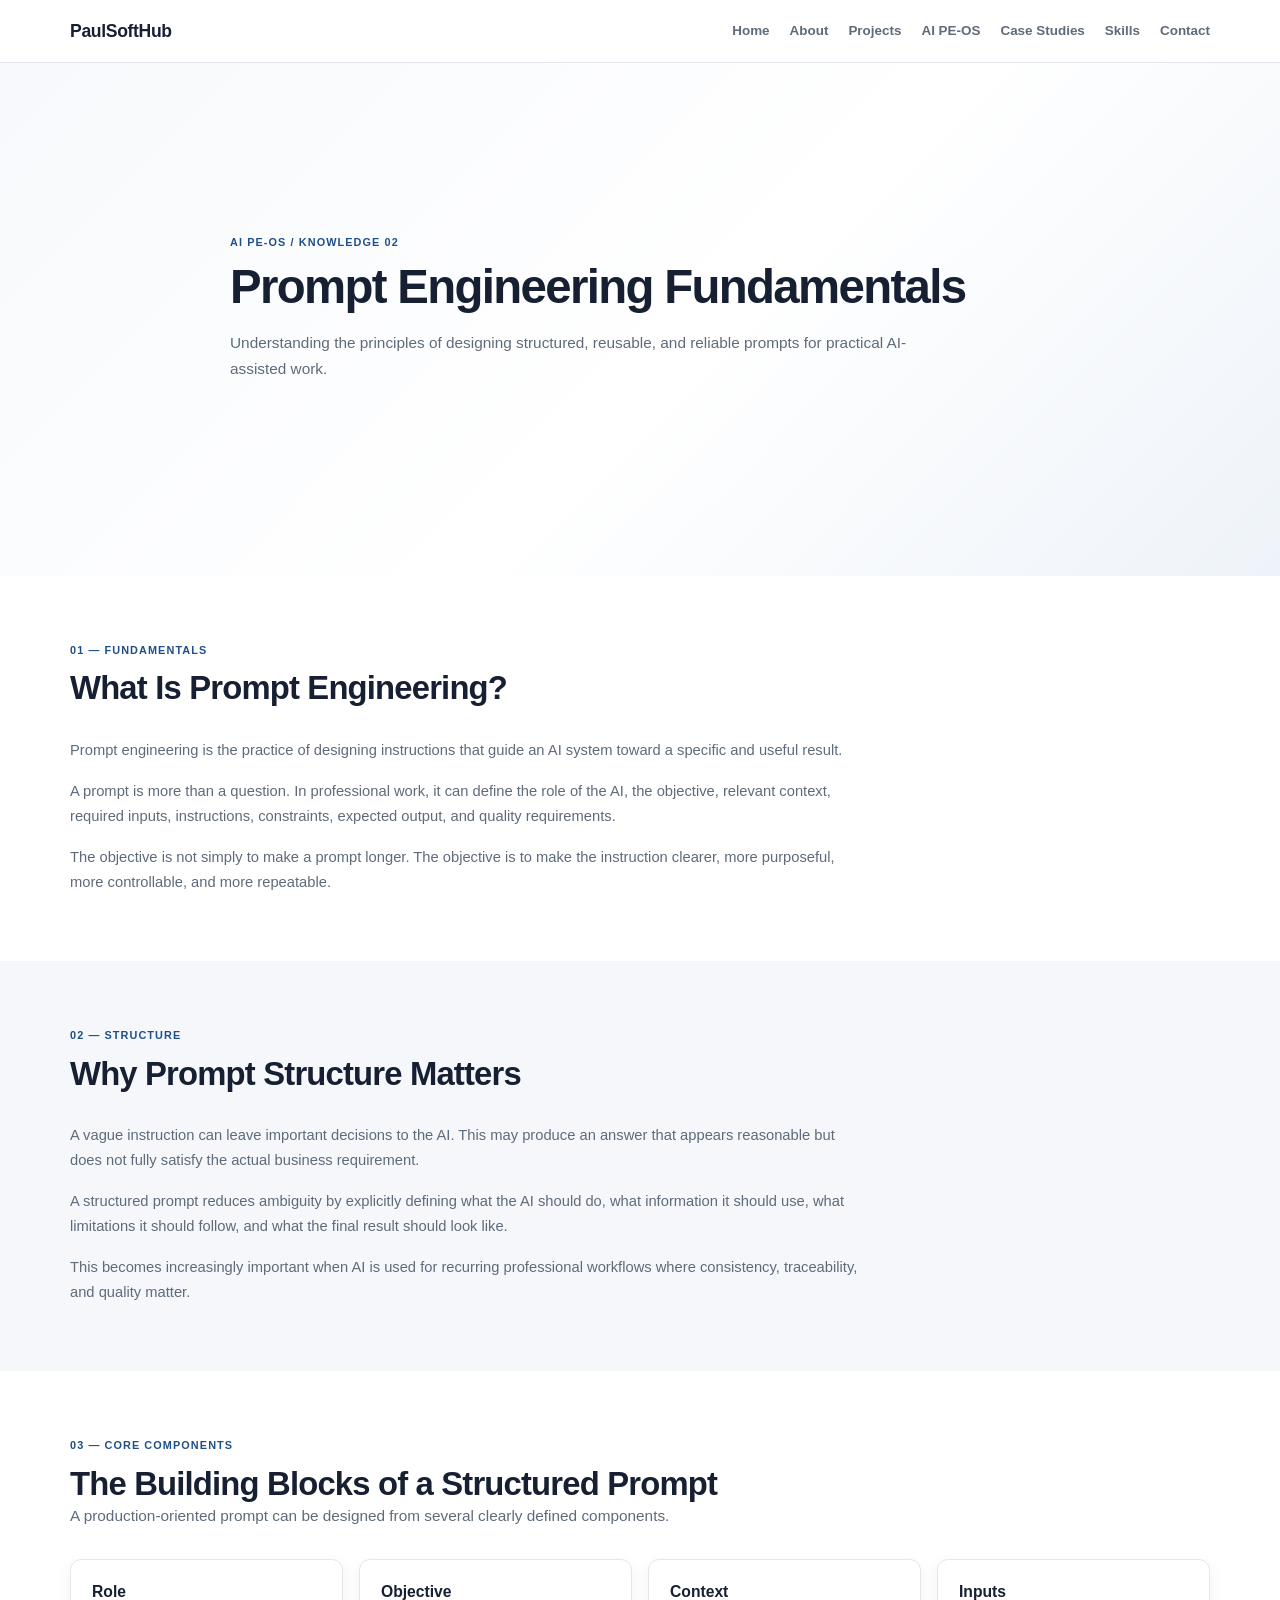
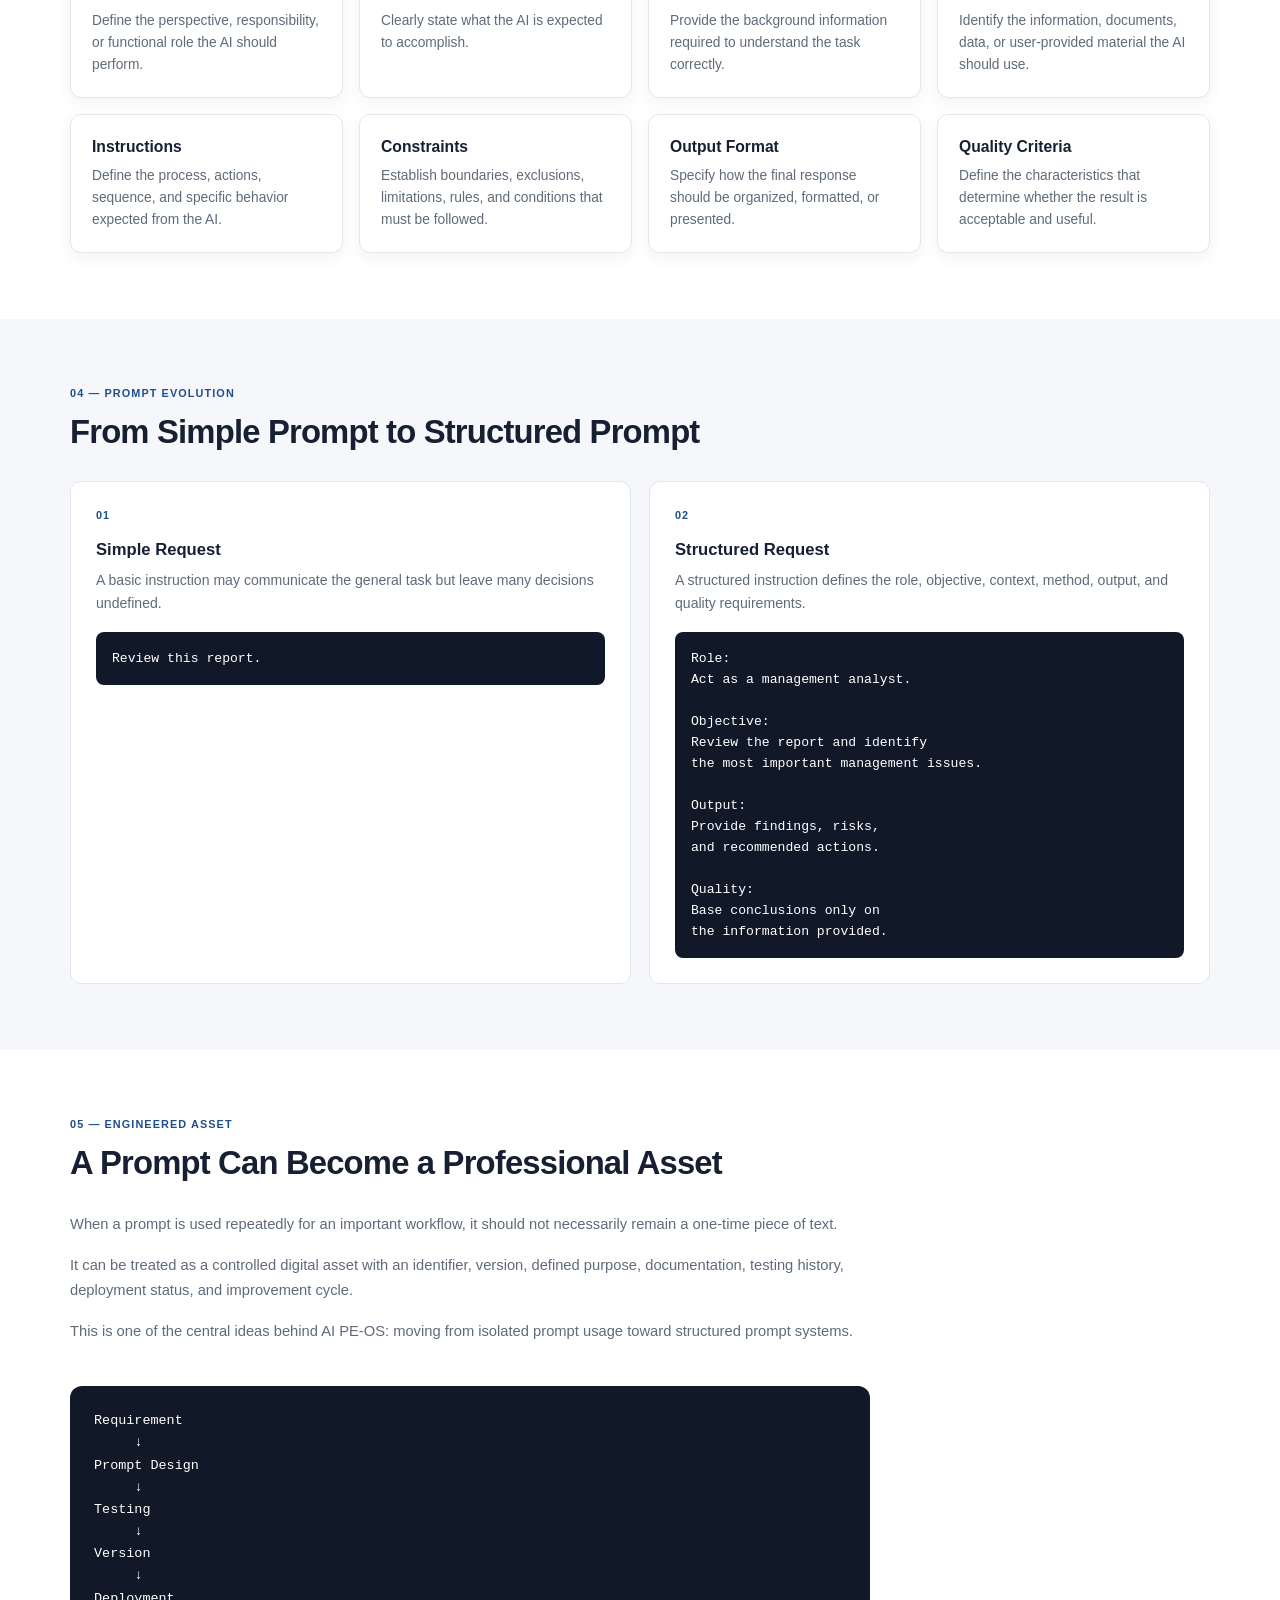
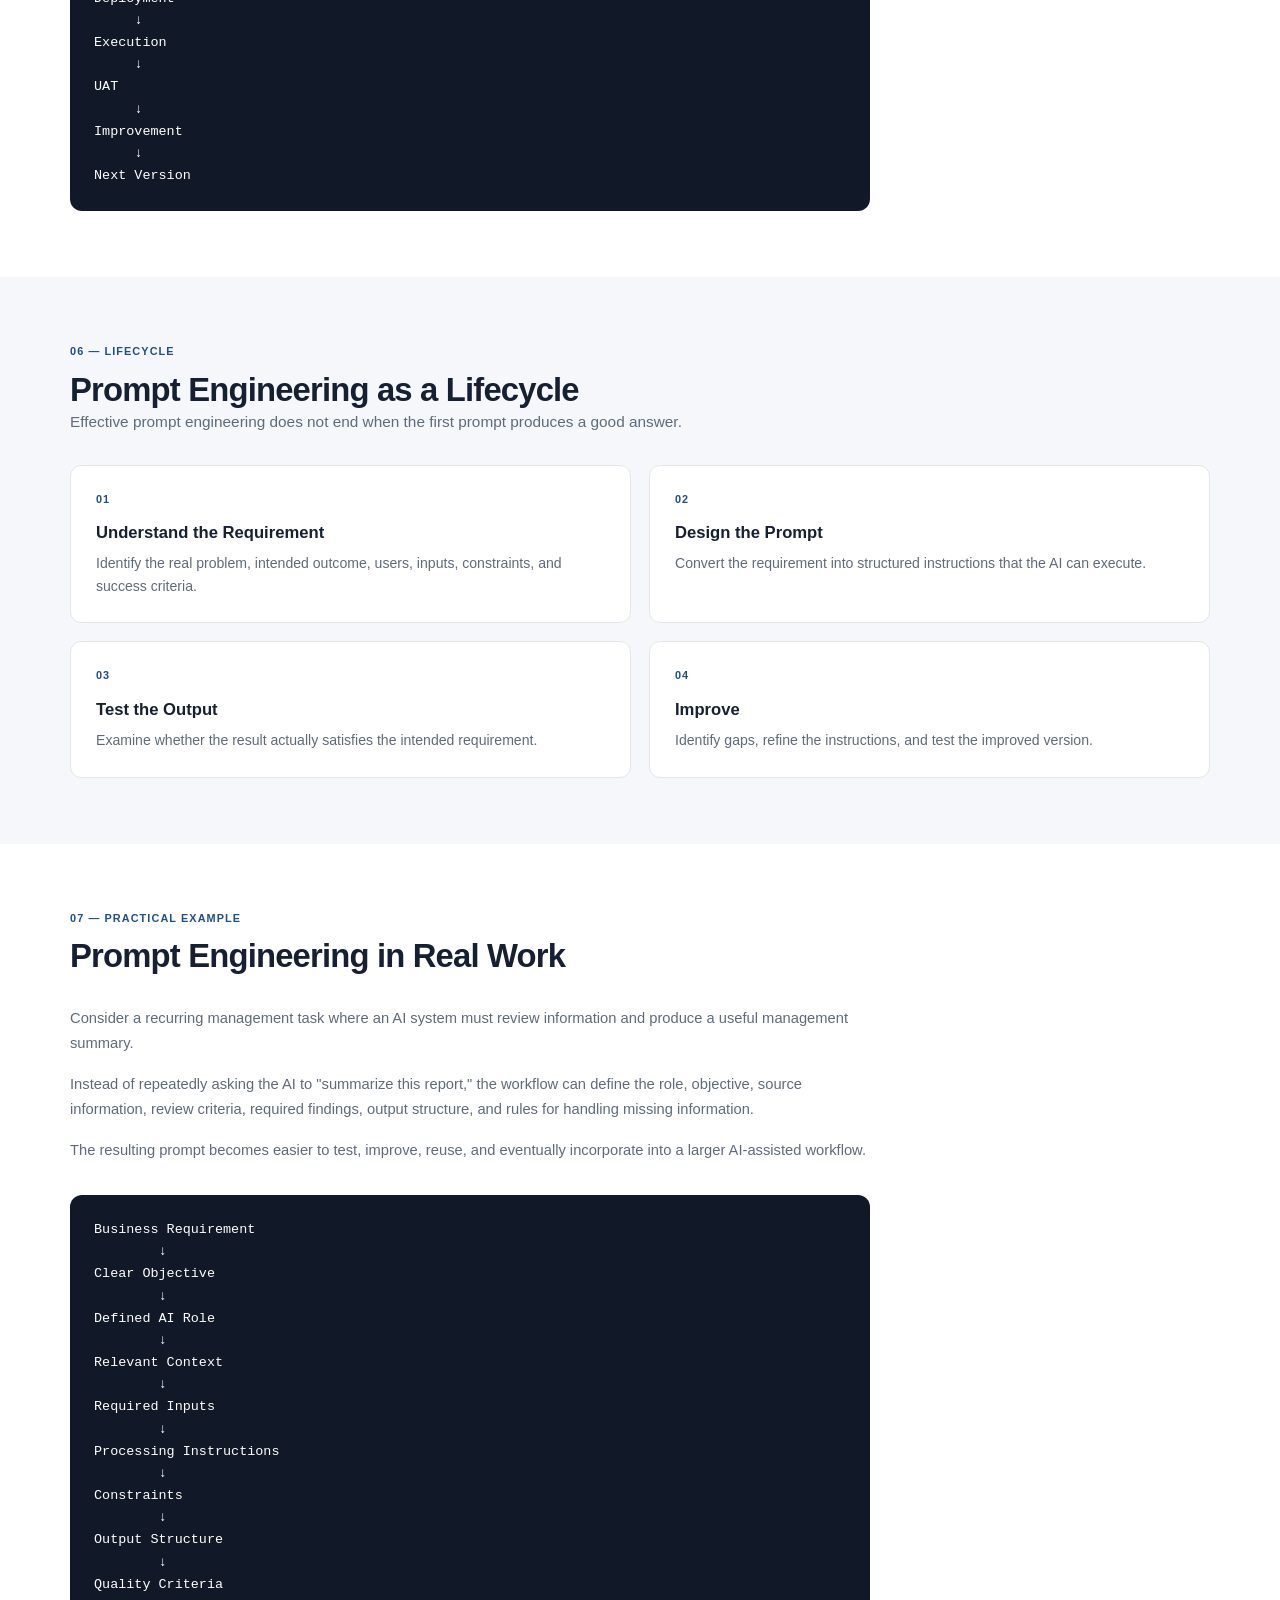
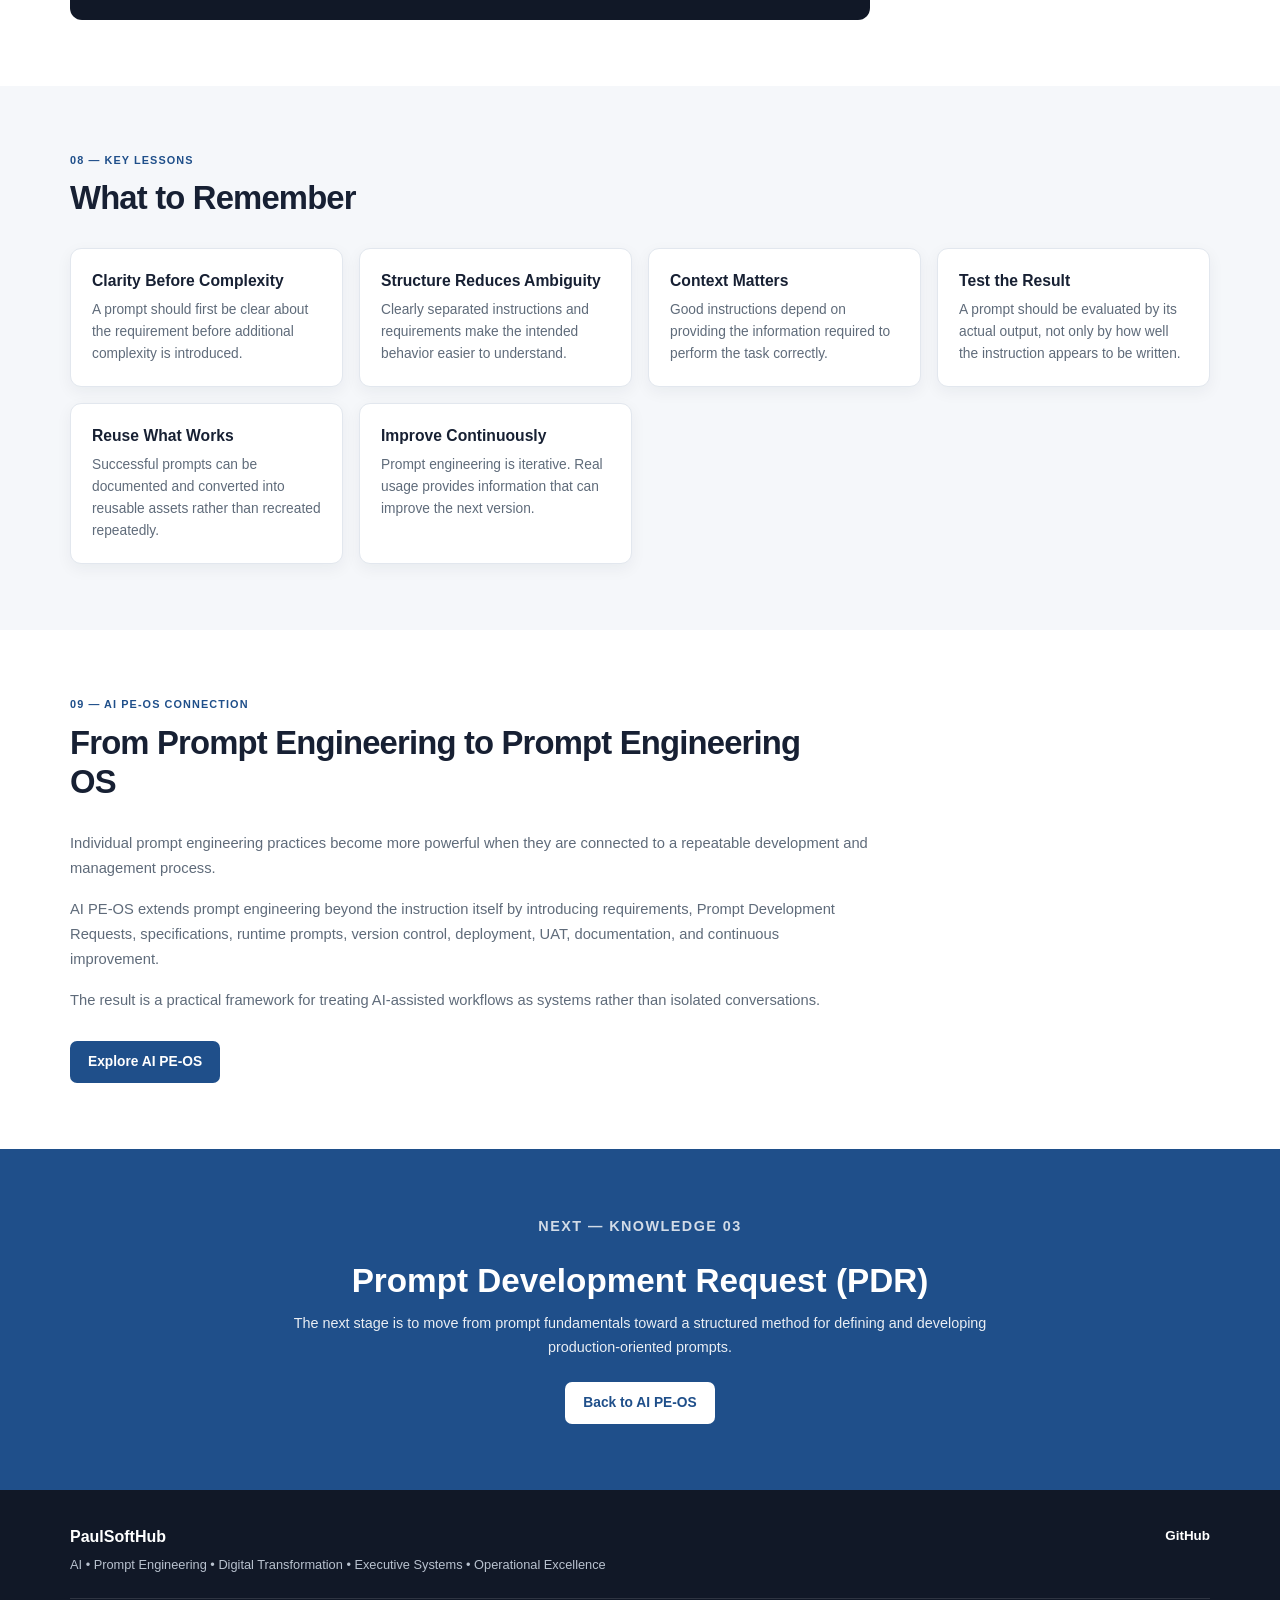
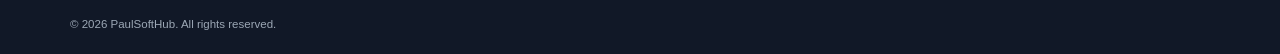
<file: 02-prompt-engineering-fundamentals.html>
<!DOCTYPE html>
<html lang="en">
<head>
    <meta charset="UTF-8">
    <meta name="viewport" content="width=device-width, initial-scale=1.0">

    <title>Prompt Engineering Fundamentals | AI PE-OS | PaulSoftHub</title>

    <meta
        name="description"
        content="Prompt Engineering Fundamentals — practical principles for designing structured, reusable, and reliable AI prompts."
    >

    <link rel="stylesheet" href="style.css">
</head>

<body>

    <!-- =========================
         HEADER / NAVIGATION
    ========================== -->

    <header class="site-header">

        <div class="container navigation">

            <a href="index.html" class="brand">
                PaulSoftHub
            </a>

            <nav class="nav-menu" aria-label="Main navigation">

                <a href="index.html">Home</a>
                <a href="about.html">About</a>
                <a href="projects.html">Projects</a>
                <a href="ai-pe-os.html">AI PE-OS</a>
                <a href="case-studies.html">Case Studies</a>
                <a href="skills.html">Skills</a>
                <a href="contact.html">Contact</a>

            </nav>

        </div>

    </header>


    <main>

        <!-- =========================
             HERO
        ========================== -->

        <section class="hero">

            <div class="container hero-content">

                <p class="eyebrow">
                    AI PE-OS / KNOWLEDGE 02
                </p>

                <h1>
                    Prompt Engineering Fundamentals
                </h1>

                <p class="hero-description">
                    Understanding the principles of designing structured,
                    reusable, and reliable prompts for practical AI-assisted
                    work.
                </p>

            </div>

        </section>


        <!-- =========================
             01 — WHAT IS PROMPT ENGINEERING?
        ========================== -->

        <section class="section">

            <div class="container">

                <div class="section-heading">

                    <p class="eyebrow">
                        01 — FUNDAMENTALS
                    </p>

                    <h2>
                        What Is Prompt Engineering?
                    </h2>

                </div>

                <div class="about-content">

                    <p>
                        Prompt engineering is the practice of designing
                        instructions that guide an AI system toward a
                        specific and useful result.
                    </p>

                    <p>
                        A prompt is more than a question. In professional
                        work, it can define the role of the AI, the objective,
                        relevant context, required inputs, instructions,
                        constraints, expected output, and quality
                        requirements.
                    </p>

                    <p>
                        The objective is not simply to make a prompt longer.
                        The objective is to make the instruction clearer,
                        more purposeful, more controllable, and more
                        repeatable.
                    </p>

                </div>

            </div>

        </section>


        <!-- =========================
             02 — WHY STRUCTURE MATTERS
        ========================== -->

        <section class="section section-alt">

            <div class="container">

                <div class="section-heading">

                    <p class="eyebrow">
                        02 — STRUCTURE
                    </p>

                    <h2>
                        Why Prompt Structure Matters
                    </h2>

                </div>

                <div class="about-content">

                    <p>
                        A vague instruction can leave important decisions
                        to the AI. This may produce an answer that appears
                        reasonable but does not fully satisfy the actual
                        business requirement.
                    </p>

                    <p>
                        A structured prompt reduces ambiguity by explicitly
                        defining what the AI should do, what information it
                        should use, what limitations it should follow, and
                        what the final result should look like.
                    </p>

                    <p>
                        This becomes increasingly important when AI is used
                        for recurring professional workflows where
                        consistency, traceability, and quality matter.
                    </p>

                </div>

            </div>

        </section>


        <!-- =========================
             03 — CORE COMPONENTS
        ========================== -->

        <section class="section">

            <div class="container">

                <div class="section-heading">

                    <p class="eyebrow">
                        03 — CORE COMPONENTS
                    </p>

                    <h2>
                        The Building Blocks of a Structured Prompt
                    </h2>

                    <p class="hero-description">
                        A production-oriented prompt can be designed from
                        several clearly defined components.
                    </p>

                </div>

                <div class="feature-grid">

                    <article class="feature-card">

                        <h3>
                            Role
                        </h3>

                        <p>
                            Define the perspective, responsibility, or
                            functional role the AI should perform.
                        </p>

                    </article>


                    <article class="feature-card">

                        <h3>
                            Objective
                        </h3>

                        <p>
                            Clearly state what the AI is expected to
                            accomplish.
                        </p>

                    </article>


                    <article class="feature-card">

                        <h3>
                            Context
                        </h3>

                        <p>
                            Provide the background information required
                            to understand the task correctly.
                        </p>

                    </article>


                    <article class="feature-card">

                        <h3>
                            Inputs
                        </h3>

                        <p>
                            Identify the information, documents, data,
                            or user-provided material the AI should use.
                        </p>

                    </article>


                    <article class="feature-card">

                        <h3>
                            Instructions
                        </h3>

                        <p>
                            Define the process, actions, sequence, and
                            specific behavior expected from the AI.
                        </p>

                    </article>


                    <article class="feature-card">

                        <h3>
                            Constraints
                        </h3>

                        <p>
                            Establish boundaries, exclusions, limitations,
                            rules, and conditions that must be followed.
                        </p>

                    </article>


                    <article class="feature-card">

                        <h3>
                            Output Format
                        </h3>

                        <p>
                            Specify how the final response should be
                            organized, formatted, or presented.
                        </p>

                    </article>


                    <article class="feature-card">

                        <h3>
                            Quality Criteria
                        </h3>

                        <p>
                            Define the characteristics that determine
                            whether the result is acceptable and useful.
                        </p>

                    </article>

                </div>

            </div>

        </section>


        <!-- =========================
             04 — SIMPLE TO STRUCTURED
        ========================== -->

        <section class="section section-alt">

            <div class="container">

                <div class="section-heading">

                    <p class="eyebrow">
                        04 — PROMPT EVOLUTION
                    </p>

                    <h2>
                        From Simple Prompt to Structured Prompt
                    </h2>

                </div>

                <div class="case-study-grid">

                    <article class="case-card">

                        <span class="case-number">
                            01
                        </span>

                        <h3>
                            Simple Request
                        </h3>

                        <p>
                            A basic instruction may communicate the general
                            task but leave many decisions undefined.
                        </p>

                        <pre style="
                            margin-top: 18px;
                            padding: 16px;
                            overflow-x: auto;
                            background: #111827;
                            color: #ffffff;
                            border-radius: 8px;
                            font-size: 0.82rem;
                            line-height: 1.6;
                        "><code>Review this report.</code></pre>

                    </article>


                    <article class="case-card">

                        <span class="case-number">
                            02
                        </span>

                        <h3>
                            Structured Request
                        </h3>

                        <p>
                            A structured instruction defines the role,
                            objective, context, method, output, and
                            quality requirements.
                        </p>

                        <pre style="
                            margin-top: 18px;
                            padding: 16px;
                            overflow-x: auto;
                            background: #111827;
                            color: #ffffff;
                            border-radius: 8px;
                            font-size: 0.82rem;
                            line-height: 1.6;
                        "><code>Role:
Act as a management analyst.

Objective:
Review the report and identify
the most important management issues.

Output:
Provide findings, risks,
and recommended actions.

Quality:
Base conclusions only on
the information provided.</code></pre>

                    </article>

                </div>

            </div>

        </section>


        <!-- =========================
             05 — PROMPT AS AN ASSET
        ========================== -->

        <section class="section">

            <div class="container">

                <div class="section-heading">

                    <p class="eyebrow">
                        05 — ENGINEERED ASSET
                    </p>

                    <h2>
                        A Prompt Can Become a Professional Asset
                    </h2>

                </div>

                <div class="about-content">

                    <p>
                        When a prompt is used repeatedly for an important
                        workflow, it should not necessarily remain a
                        one-time piece of text.
                    </p>

                    <p>
                        It can be treated as a controlled digital asset
                        with an identifier, version, defined purpose,
                        documentation, testing history, deployment status,
                        and improvement cycle.
                    </p>

                    <p>
                        This is one of the central ideas behind AI PE-OS:
                        moving from isolated prompt usage toward structured
                        prompt systems.
                    </p>

                </div>


                <div class="about-content" style="margin-top: 42px;">

                    <pre style="
                        padding: 24px;
                        overflow-x: auto;
                        background: #111827;
                        color: #ffffff;
                        border-radius: 12px;
                        font-size: 0.84rem;
                        line-height: 1.65;
                    "><code>Requirement
     ↓
Prompt Design
     ↓
Testing
     ↓
Version
     ↓
Deployment
     ↓
Execution
     ↓
UAT
     ↓
Improvement
     ↓
Next Version</code></pre>

                </div>

            </div>

        </section>


        <!-- =========================
             06 — PROMPT DEVELOPMENT LIFECYCLE
        ========================== -->

        <section class="section section-alt">

            <div class="container">

                <div class="section-heading">

                    <p class="eyebrow">
                        06 — LIFECYCLE
                    </p>

                    <h2>
                        Prompt Engineering as a Lifecycle
                    </h2>

                    <p class="hero-description">
                        Effective prompt engineering does not end when the
                        first prompt produces a good answer.
                    </p>

                </div>

                <div class="case-study-grid">

                    <article class="case-card">

                        <span class="case-number">
                            01
                        </span>

                        <h3>
                            Understand the Requirement
                        </h3>

                        <p>
                            Identify the real problem, intended outcome,
                            users, inputs, constraints, and success criteria.
                        </p>

                    </article>


                    <article class="case-card">

                        <span class="case-number">
                            02
                        </span>

                        <h3>
                            Design the Prompt
                        </h3>

                        <p>
                            Convert the requirement into structured
                            instructions that the AI can execute.
                        </p>

                    </article>


                    <article class="case-card">

                        <span class="case-number">
                            03
                        </span>

                        <h3>
                            Test the Output
                        </h3>

                        <p>
                            Examine whether the result actually satisfies
                            the intended requirement.
                        </p>

                    </article>


                    <article class="case-card">

                        <span class="case-number">
                            04
                        </span>

                        <h3>
                            Improve
                        </h3>

                        <p>
                            Identify gaps, refine the instructions, and
                            test the improved version.
                        </p>

                    </article>

                </div>

            </div>

        </section>


        <!-- =========================
             07 — PRACTICAL EXAMPLE
        ========================== -->

        <section class="section">

            <div class="container">

                <div class="section-heading">

                    <p class="eyebrow">
                        07 — PRACTICAL EXAMPLE
                    </p>

                    <h2>
                        Prompt Engineering in Real Work
                    </h2>

                </div>

                <div class="about-content">

                    <p>
                        Consider a recurring management task where an AI
                        system must review information and produce a useful
                        management summary.
                    </p>

                    <p>
                        Instead of repeatedly asking the AI to "summarize
                        this report," the workflow can define the role,
                        objective, source information, review criteria,
                        required findings, output structure, and rules for
                        handling missing information.
                    </p>

                    <p>
                        The resulting prompt becomes easier to test,
                        improve, reuse, and eventually incorporate into a
                        larger AI-assisted workflow.
                    </p>

                </div>


                <div class="about-content" style="margin-top: 32px;">

                    <pre style="
                        padding: 24px;
                        overflow-x: auto;
                        background: #111827;
                        color: #ffffff;
                        border-radius: 12px;
                        font-size: 0.84rem;
                        line-height: 1.65;
                    "><code>Business Requirement
        ↓
Clear Objective
        ↓
Defined AI Role
        ↓
Relevant Context
        ↓
Required Inputs
        ↓
Processing Instructions
        ↓
Constraints
        ↓
Output Structure
        ↓
Quality Criteria</code></pre>

                </div>

            </div>

        </section>


        <!-- =========================
             08 — KEY LESSONS
        ========================== -->

        <section class="section section-alt">

            <div class="container">

                <div class="section-heading">

                    <p class="eyebrow">
                        08 — KEY LESSONS
                    </p>

                    <h2>
                        What to Remember
                    </h2>

                </div>

                <div class="feature-grid">

                    <article class="feature-card">

                        <h3>
                            Clarity Before Complexity
                        </h3>

                        <p>
                            A prompt should first be clear about the
                            requirement before additional complexity
                            is introduced.
                        </p>

                    </article>


                    <article class="feature-card">

                        <h3>
                            Structure Reduces Ambiguity
                        </h3>

                        <p>
                            Clearly separated instructions and requirements
                            make the intended behavior easier to understand.
                        </p>

                    </article>


                    <article class="feature-card">

                        <h3>
                            Context Matters
                        </h3>

                        <p>
                            Good instructions depend on providing the
                            information required to perform the task correctly.
                        </p>

                    </article>


                    <article class="feature-card">

                        <h3>
                            Test the Result
                        </h3>

                        <p>
                            A prompt should be evaluated by its actual
                            output, not only by how well the instruction
                            appears to be written.
                        </p>

                    </article>


                    <article class="feature-card">

                        <h3>
                            Reuse What Works
                        </h3>

                        <p>
                            Successful prompts can be documented and
                            converted into reusable assets rather than
                            recreated repeatedly.
                        </p>

                    </article>


                    <article class="feature-card">

                        <h3>
                            Improve Continuously
                        </h3>

                        <p>
                            Prompt engineering is iterative. Real usage
                            provides information that can improve the
                            next version.
                        </p>

                    </article>

                </div>

            </div>

        </section>


        <!-- =========================
             09 — CONNECTION TO AI PE-OS
        ========================== -->

        <section class="section">

            <div class="container">

                <div class="section-heading">

                    <p class="eyebrow">
                        09 — AI PE-OS CONNECTION
                    </p>

                    <h2>
                        From Prompt Engineering to Prompt Engineering OS
                    </h2>

                </div>

                <div class="about-content">

                    <p>
                        Individual prompt engineering practices become more
                        powerful when they are connected to a repeatable
                        development and management process.
                    </p>

                    <p>
                        AI PE-OS extends prompt engineering beyond the
                        instruction itself by introducing requirements,
                        Prompt Development Requests, specifications,
                        runtime prompts, version control, deployment,
                        UAT, documentation, and continuous improvement.
                    </p>

                    <p>
                        The result is a practical framework for treating
                        AI-assisted workflows as systems rather than
                        isolated conversations.
                    </p>

                </div>


                <div class="hero-actions" style="margin-top: 28px;">

                    <a
                        href="ai-pe-os.html"
                        class="button primary"
                    >
                        Explore AI PE-OS
                    </a>

                </div>

            </div>

        </section>


        <!-- =========================
             10 — NEXT TOPIC
        ========================== -->

        <section class="section contact-section">

            <div class="container contact-content">

                <p class="eyebrow">
                    NEXT — KNOWLEDGE 03
                </p>

                <h2>
                    Prompt Development Request (PDR)
                </h2>

                <p>
                    The next stage is to move from prompt fundamentals
                    toward a structured method for defining and developing
                    production-oriented prompts.
                </p>

                <a
                    href="ai-pe-os.html"
                    class="button primary"
                >
                    Back to AI PE-OS
                </a>

            </div>

        </section>

    </main>


    <!-- =========================
         FOOTER
    ========================== -->

    <footer class="site-footer">

        <div class="container footer-content">

            <div>

                <strong>
                    PaulSoftHub
                </strong>

                <p>
                    AI • Prompt Engineering • Digital Transformation •
                    Executive Systems • Operational Excellence
                </p>

            </div>

            <div>

                <a
                    href="https://github.com/PaulSoftHub"
                    target="_blank"
                    rel="noopener noreferrer"
                >
                    GitHub
                </a>

            </div>

        </div>


        <div class="container copyright">

            <p>
                © 2026 PaulSoftHub. All rights reserved.
            </p>

        </div>

    </footer>

</body>
</html>
</file>
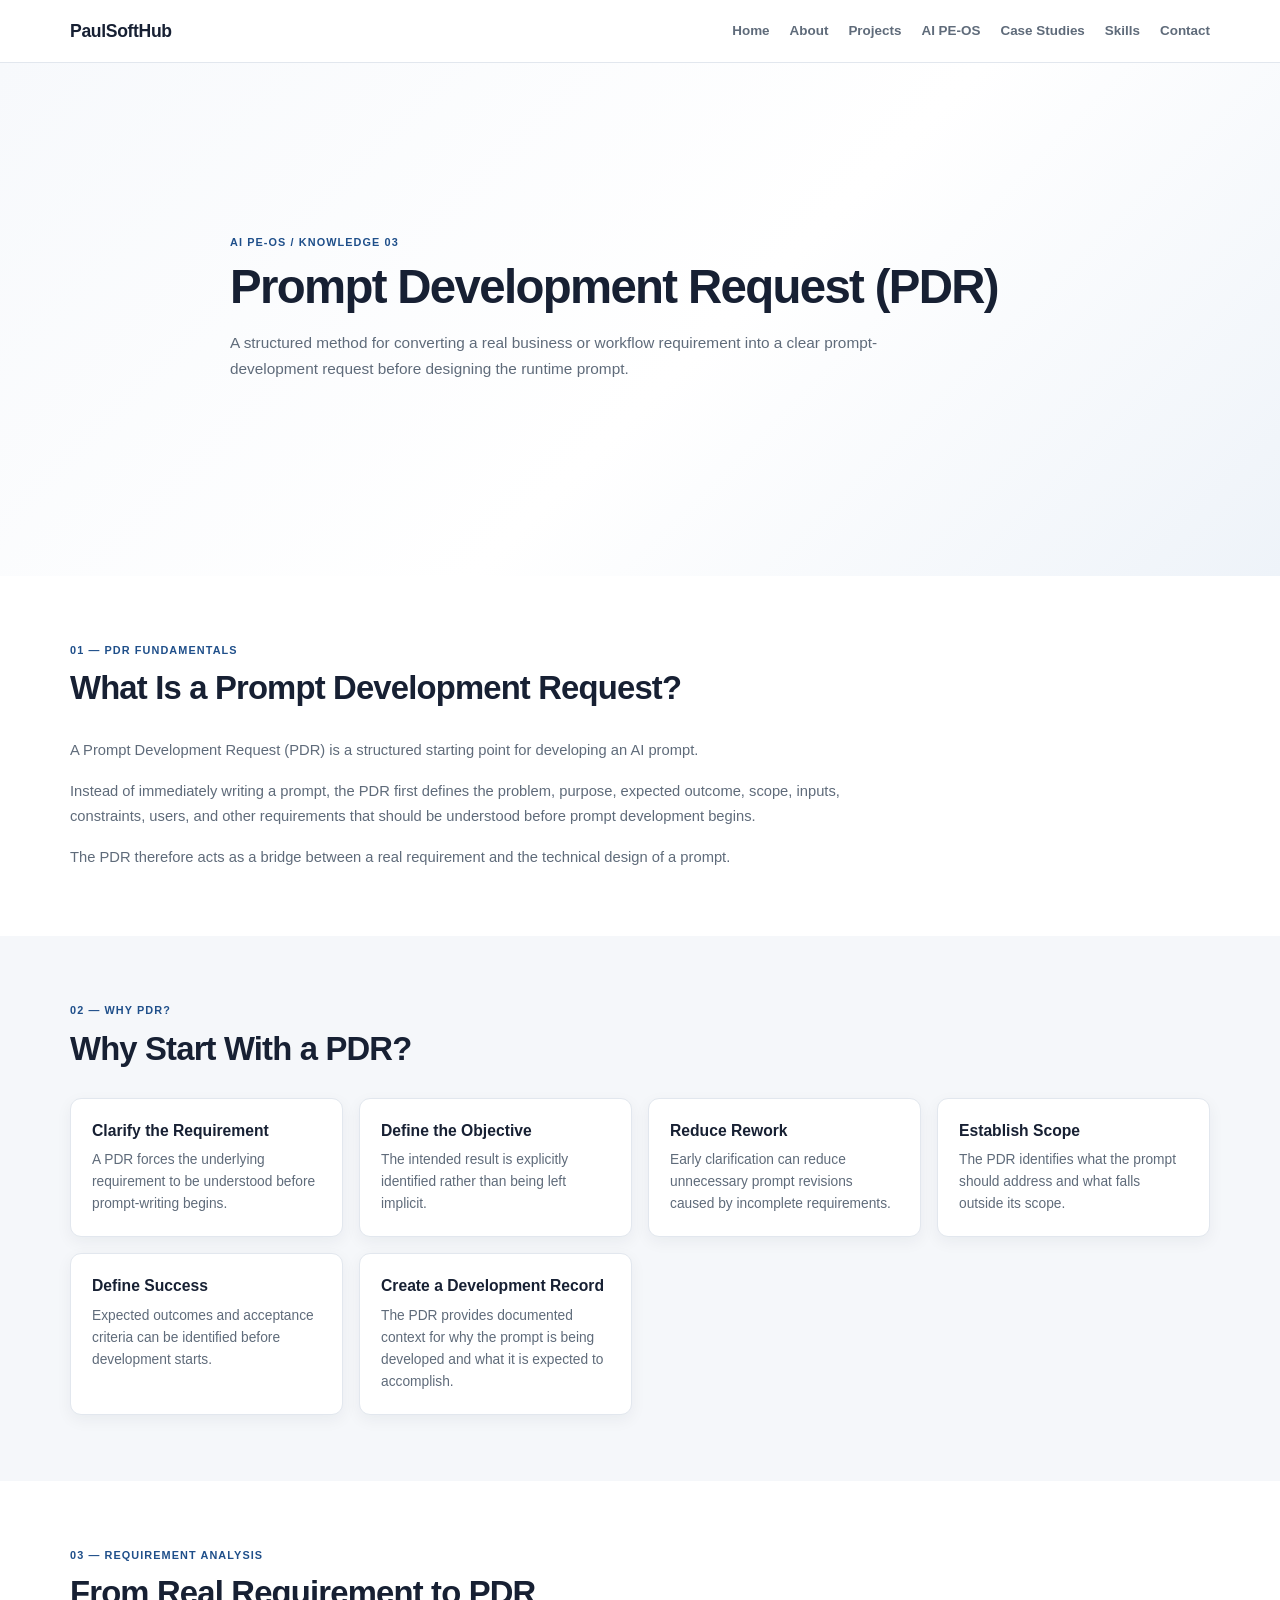
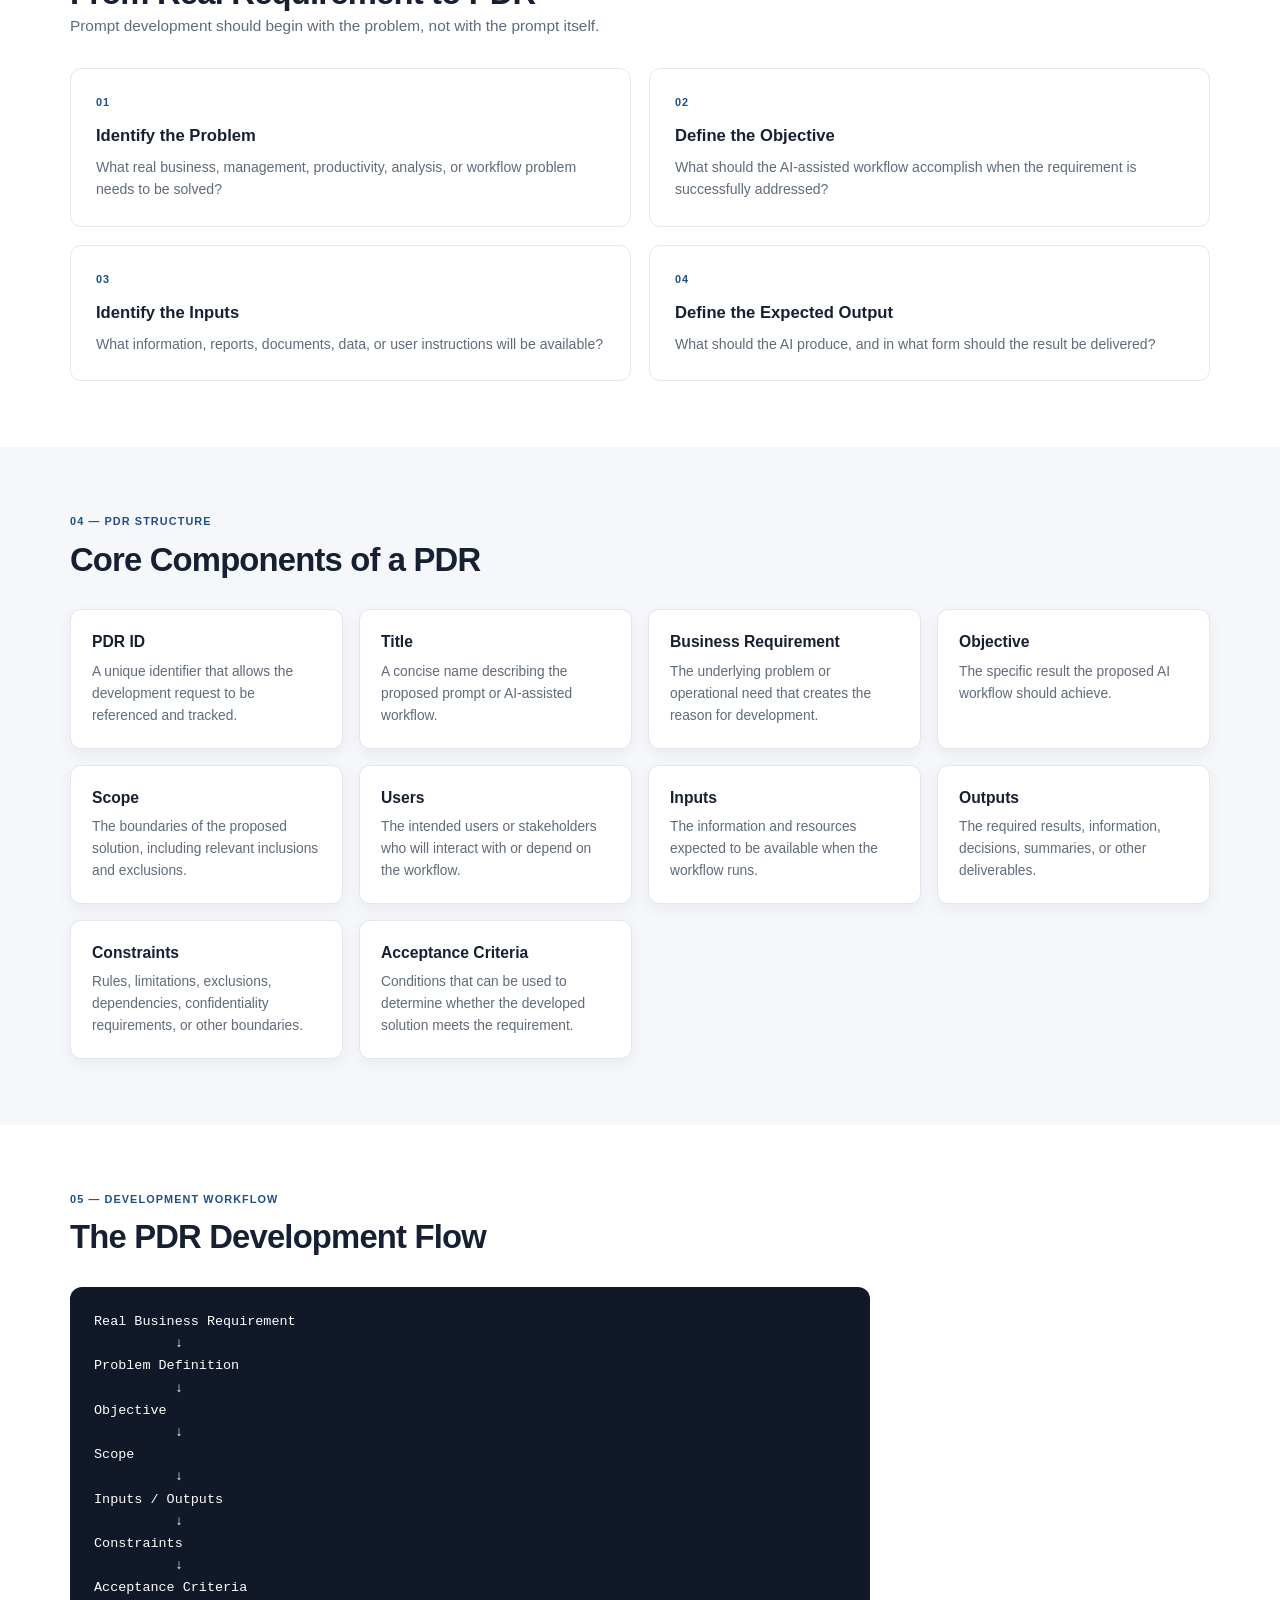
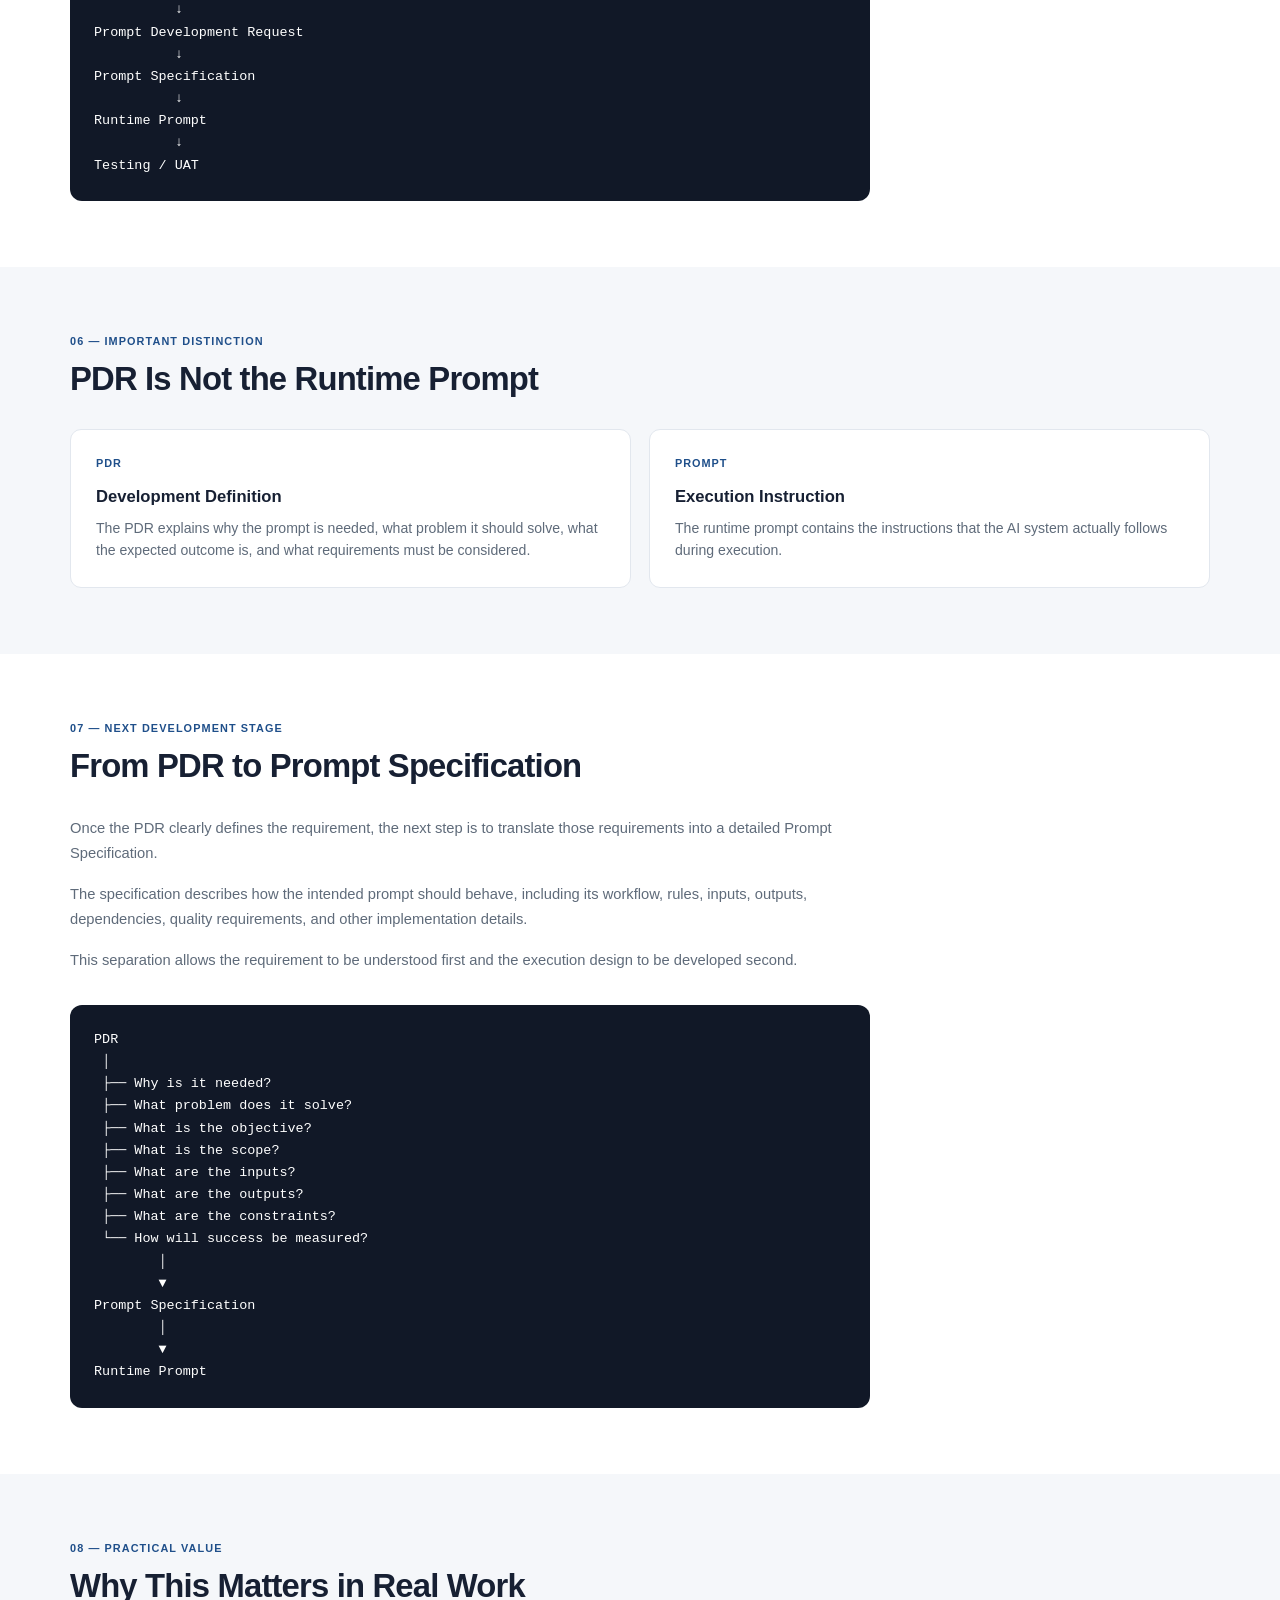
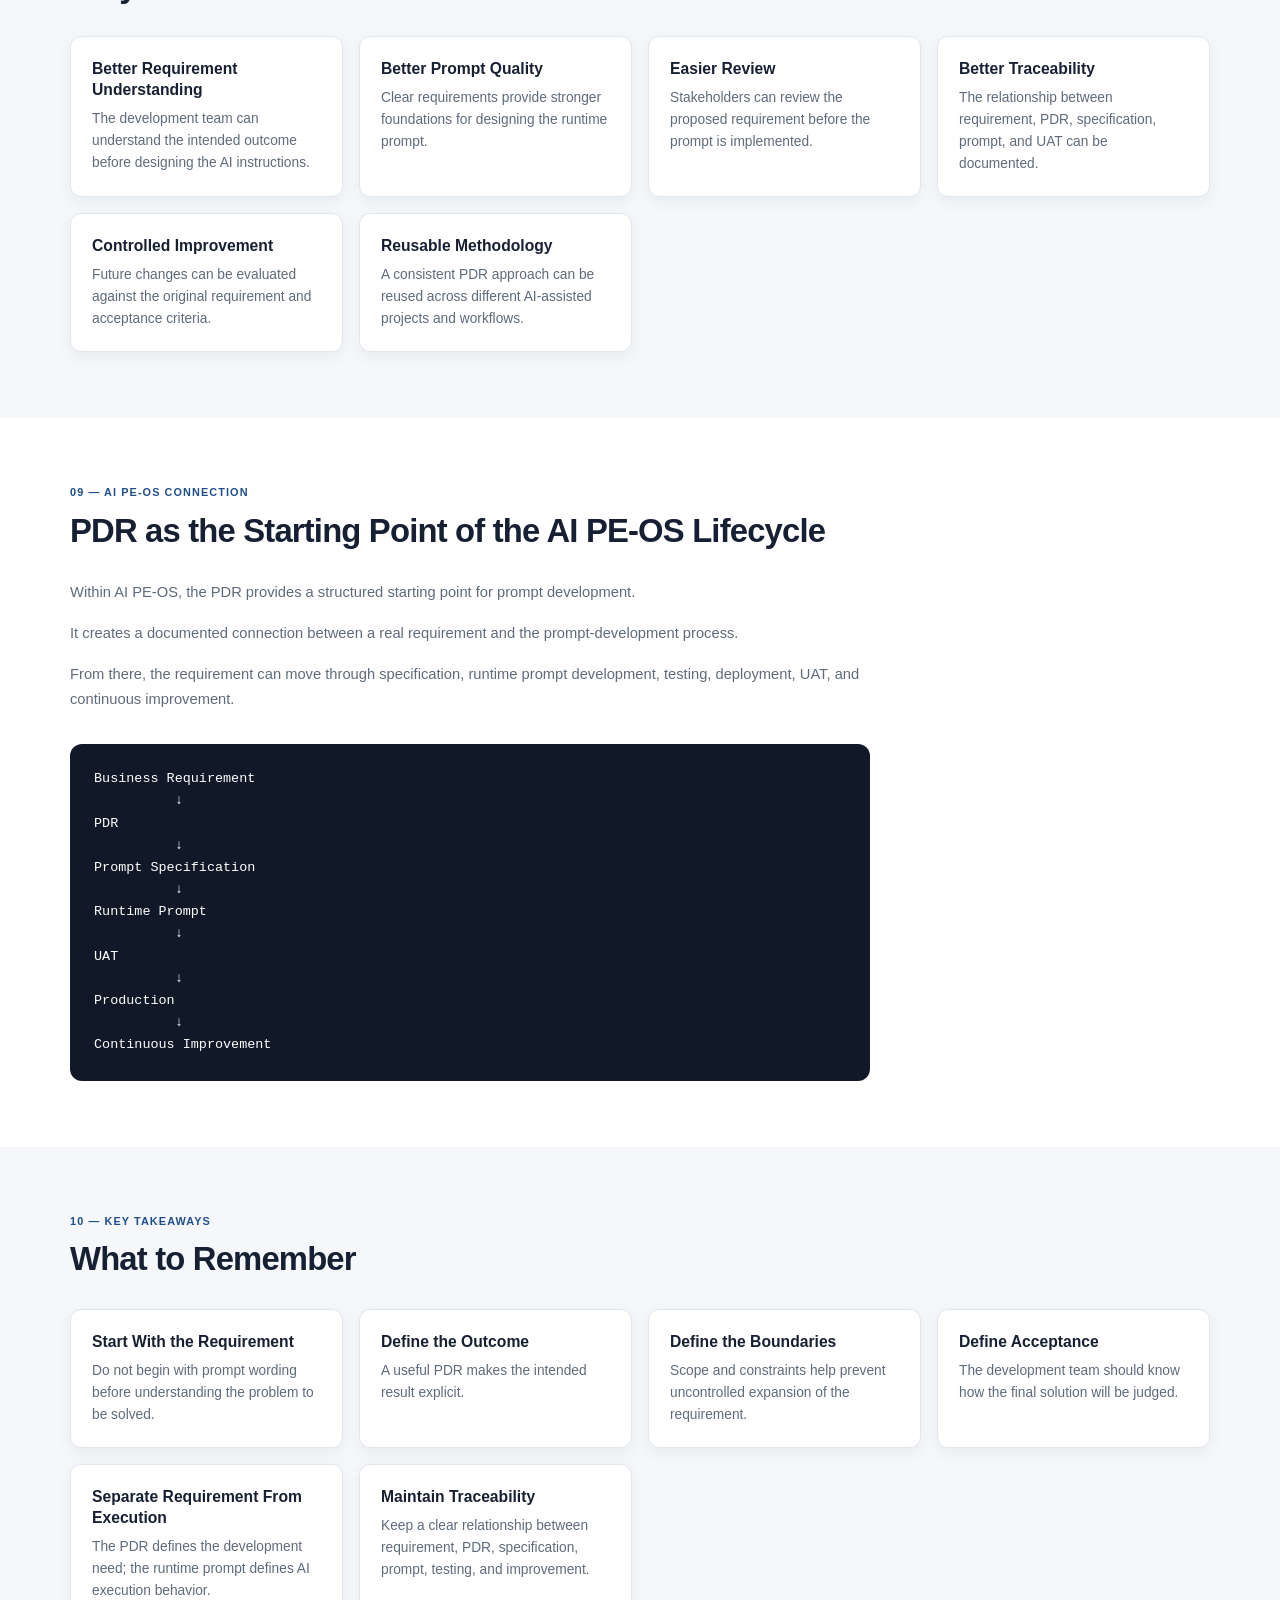
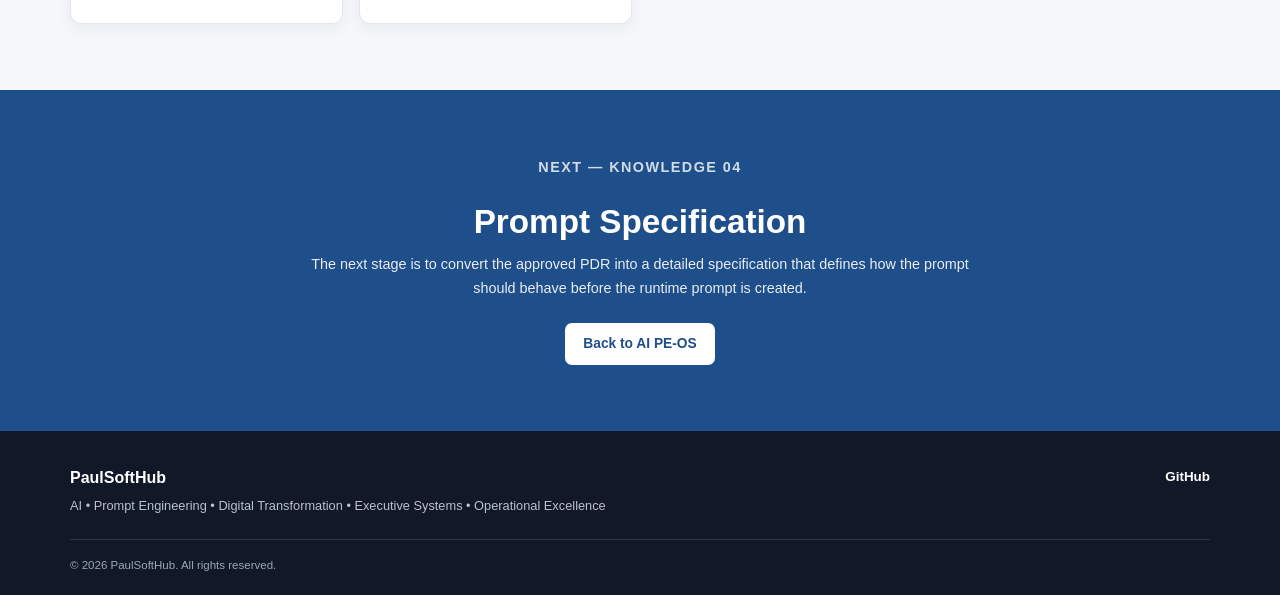
<file: 03-prompt-development-request.html>
<!DOCTYPE html>
<html lang="en">
<head>
    <meta charset="UTF-8">
    <meta name="viewport" content="width=device-width, initial-scale=1.0">

    <title>Prompt Development Request (PDR) | AI PE-OS | PaulSoftHub</title>

    <meta
        name="description"
        content="Prompt Development Request (PDR) — a structured method for converting a real requirement into a clear, testable, production-oriented prompt development plan."
    >

    <link rel="stylesheet" href="style.css">
</head>

<body>

    <!-- =========================
         HEADER / NAVIGATION
    ========================== -->

    <header class="site-header">

        <div class="container navigation">

            <a href="index.html" class="brand">
                PaulSoftHub
            </a>

            <nav class="nav-menu" aria-label="Main navigation">

                <a href="index.html">Home</a>
                <a href="about.html">About</a>
                <a href="projects.html">Projects</a>
                <a href="ai-pe-os.html">AI PE-OS</a>
                <a href="case-studies.html">Case Studies</a>
                <a href="skills.html">Skills</a>
                <a href="contact.html">Contact</a>

            </nav>

        </div>

    </header>


    <main>

        <!-- =========================
             HERO
        ========================== -->

        <section class="hero">

            <div class="container hero-content">

                <p class="eyebrow">
                    AI PE-OS / KNOWLEDGE 03
                </p>

                <h1>
                    Prompt Development Request (PDR)
                </h1>

                <p class="hero-description">
                    A structured method for converting a real business or
                    workflow requirement into a clear prompt-development
                    request before designing the runtime prompt.
                </p>

            </div>

        </section>


        <!-- =========================
             01 — WHAT IS A PDR?
        ========================== -->

        <section class="section">

            <div class="container">

                <div class="section-heading">

                    <p class="eyebrow">
                        01 — PDR FUNDAMENTALS
                    </p>

                    <h2>
                        What Is a Prompt Development Request?
                    </h2>

                </div>

                <div class="about-content">

                    <p>
                        A Prompt Development Request (PDR) is a structured
                        starting point for developing an AI prompt.
                    </p>

                    <p>
                        Instead of immediately writing a prompt, the PDR
                        first defines the problem, purpose, expected outcome,
                        scope, inputs, constraints, users, and other
                        requirements that should be understood before
                        prompt development begins.
                    </p>

                    <p>
                        The PDR therefore acts as a bridge between a real
                        requirement and the technical design of a prompt.
                    </p>

                </div>

            </div>

        </section>


        <!-- =========================
             02 — WHY PDR?
        ========================== -->

        <section class="section section-alt">

            <div class="container">

                <div class="section-heading">

                    <p class="eyebrow">
                        02 — WHY PDR?
                    </p>

                    <h2>
                        Why Start With a PDR?
                    </h2>

                </div>

                <div class="feature-grid">

                    <article class="feature-card">

                        <h3>
                            Clarify the Requirement
                        </h3>

                        <p>
                            A PDR forces the underlying requirement to be
                            understood before prompt-writing begins.
                        </p>

                    </article>


                    <article class="feature-card">

                        <h3>
                            Define the Objective
                        </h3>

                        <p>
                            The intended result is explicitly identified
                            rather than being left implicit.
                        </p>

                    </article>


                    <article class="feature-card">

                        <h3>
                            Reduce Rework
                        </h3>

                        <p>
                            Early clarification can reduce unnecessary
                            prompt revisions caused by incomplete
                            requirements.
                        </p>

                    </article>


                    <article class="feature-card">

                        <h3>
                            Establish Scope
                        </h3>

                        <p>
                            The PDR identifies what the prompt should
                            address and what falls outside its scope.
                        </p>

                    </article>


                    <article class="feature-card">

                        <h3>
                            Define Success
                        </h3>

                        <p>
                            Expected outcomes and acceptance criteria can
                            be identified before development starts.
                        </p>

                    </article>


                    <article class="feature-card">

                        <h3>
                            Create a Development Record
                        </h3>

                        <p>
                            The PDR provides documented context for why
                            the prompt is being developed and what it is
                            expected to accomplish.
                        </p>

                    </article>

                </div>

            </div>

        </section>


        <!-- =========================
             03 — REQUIREMENT TO PDR
        ========================== -->

        <section class="section">

            <div class="container">

                <div class="section-heading">

                    <p class="eyebrow">
                        03 — REQUIREMENT ANALYSIS
                    </p>

                    <h2>
                        From Real Requirement to PDR
                    </h2>

                    <p class="hero-description">
                        Prompt development should begin with the problem,
                        not with the prompt itself.
                    </p>

                </div>

                <div class="case-study-grid">

                    <article class="case-card">

                        <span class="case-number">
                            01
                        </span>

                        <h3>
                            Identify the Problem
                        </h3>

                        <p>
                            What real business, management, productivity,
                            analysis, or workflow problem needs to be solved?
                        </p>

                    </article>


                    <article class="case-card">

                        <span class="case-number">
                            02
                        </span>

                        <h3>
                            Define the Objective
                        </h3>

                        <p>
                            What should the AI-assisted workflow accomplish
                            when the requirement is successfully addressed?
                        </p>

                    </article>


                    <article class="case-card">

                        <span class="case-number">
                            03
                        </span>

                        <h3>
                            Identify the Inputs
                        </h3>

                        <p>
                            What information, reports, documents, data, or
                            user instructions will be available?
                        </p>

                    </article>


                    <article class="case-card">

                        <span class="case-number">
                            04
                        </span>

                        <h3>
                            Define the Expected Output
                        </h3>

                        <p>
                            What should the AI produce, and in what form
                            should the result be delivered?
                        </p>

                    </article>

                </div>

            </div>

        </section>


        <!-- =========================
             04 — PDR COMPONENTS
        ========================== -->

        <section class="section section-alt">

            <div class="container">

                <div class="section-heading">

                    <p class="eyebrow">
                        04 — PDR STRUCTURE
                    </p>

                    <h2>
                        Core Components of a PDR
                    </h2>

                </div>

                <div class="feature-grid">

                    <article class="feature-card">

                        <h3>
                            PDR ID
                        </h3>

                        <p>
                            A unique identifier that allows the development
                            request to be referenced and tracked.
                        </p>

                    </article>


                    <article class="feature-card">

                        <h3>
                            Title
                        </h3>

                        <p>
                            A concise name describing the proposed prompt
                            or AI-assisted workflow.
                        </p>

                    </article>


                    <article class="feature-card">

                        <h3>
                            Business Requirement
                        </h3>

                        <p>
                            The underlying problem or operational need that
                            creates the reason for development.
                        </p>

                    </article>


                    <article class="feature-card">

                        <h3>
                            Objective
                        </h3>

                        <p>
                            The specific result the proposed AI workflow
                            should achieve.
                        </p>

                    </article>


                    <article class="feature-card">

                        <h3>
                            Scope
                        </h3>

                        <p>
                            The boundaries of the proposed solution,
                            including relevant inclusions and exclusions.
                        </p>

                    </article>


                    <article class="feature-card">

                        <h3>
                            Users
                        </h3>

                        <p>
                            The intended users or stakeholders who will
                            interact with or depend on the workflow.
                        </p>

                    </article>


                    <article class="feature-card">

                        <h3>
                            Inputs
                        </h3>

                        <p>
                            The information and resources expected to be
                            available when the workflow runs.
                        </p>

                    </article>


                    <article class="feature-card">

                        <h3>
                            Outputs
                        </h3>

                        <p>
                            The required results, information, decisions,
                            summaries, or other deliverables.
                        </p>

                    </article>


                    <article class="feature-card">

                        <h3>
                            Constraints
                        </h3>

                        <p>
                            Rules, limitations, exclusions, dependencies,
                            confidentiality requirements, or other
                            boundaries.
                        </p>

                    </article>


                    <article class="feature-card">

                        <h3>
                            Acceptance Criteria
                        </h3>

                        <p>
                            Conditions that can be used to determine whether
                            the developed solution meets the requirement.
                        </p>

                    </article>

                </div>

            </div>

        </section>


        <!-- =========================
             05 — PDR WORKFLOW
        ========================== -->

        <section class="section">

            <div class="container">

                <div class="section-heading">

                    <p class="eyebrow">
                        05 — DEVELOPMENT WORKFLOW
                    </p>

                    <h2>
                        The PDR Development Flow
                    </h2>

                </div>

                <div class="about-content">

                    <pre style="
                        padding: 24px;
                        overflow-x: auto;
                        background: #111827;
                        color: #ffffff;
                        border-radius: 12px;
                        font-size: 0.84rem;
                        line-height: 1.65;
                    "><code>Real Business Requirement
          ↓
Problem Definition
          ↓
Objective
          ↓
Scope
          ↓
Inputs / Outputs
          ↓
Constraints
          ↓
Acceptance Criteria
          ↓
Prompt Development Request
          ↓
Prompt Specification
          ↓
Runtime Prompt
          ↓
Testing / UAT</code></pre>

                </div>

            </div>

        </section>


        <!-- =========================
             06 — PDR VS PROMPT
        ========================== -->

        <section class="section section-alt">

            <div class="container">

                <div class="section-heading">

                    <p class="eyebrow">
                        06 — IMPORTANT DISTINCTION
                    </p>

                    <h2>
                        PDR Is Not the Runtime Prompt
                    </h2>

                </div>

                <div class="case-study-grid">

                    <article class="case-card">

                        <span class="case-number">
                            PDR
                        </span>

                        <h3>
                            Development Definition
                        </h3>

                        <p>
                            The PDR explains why the prompt is needed,
                            what problem it should solve, what the expected
                            outcome is, and what requirements must be
                            considered.
                        </p>

                    </article>


                    <article class="case-card">

                        <span class="case-number">
                            PROMPT
                        </span>

                        <h3>
                            Execution Instruction
                        </h3>

                        <p>
                            The runtime prompt contains the instructions
                            that the AI system actually follows during
                            execution.
                        </p>

                    </article>

                </div>

            </div>

        </section>


        <!-- =========================
             07 — PDR TO SPECIFICATION
        ========================== -->

        <section class="section">

            <div class="container">

                <div class="section-heading">

                    <p class="eyebrow">
                        07 — NEXT DEVELOPMENT STAGE
                    </p>

                    <h2>
                        From PDR to Prompt Specification
                    </h2>

                </div>

                <div class="about-content">

                    <p>
                        Once the PDR clearly defines the requirement, the
                        next step is to translate those requirements into
                        a detailed Prompt Specification.
                    </p>

                    <p>
                        The specification describes how the intended prompt
                        should behave, including its workflow, rules,
                        inputs, outputs, dependencies, quality requirements,
                        and other implementation details.
                    </p>

                    <p>
                        This separation allows the requirement to be
                        understood first and the execution design to be
                        developed second.
                    </p>

                </div>


                <div class="about-content" style="margin-top: 32px;">

                    <pre style="
                        padding: 24px;
                        overflow-x: auto;
                        background: #111827;
                        color: #ffffff;
                        border-radius: 12px;
                        font-size: 0.84rem;
                        line-height: 1.65;
                    "><code>PDR
 │
 ├── Why is it needed?
 ├── What problem does it solve?
 ├── What is the objective?
 ├── What is the scope?
 ├── What are the inputs?
 ├── What are the outputs?
 ├── What are the constraints?
 └── How will success be measured?
        │
        ▼
Prompt Specification
        │
        ▼
Runtime Prompt</code></pre>

                </div>

            </div>

        </section>


        <!-- =========================
             08 — REAL-WORLD VALUE
        ========================== -->

        <section class="section section-alt">

            <div class="container">

                <div class="section-heading">

                    <p class="eyebrow">
                        08 — PRACTICAL VALUE
                    </p>

                    <h2>
                        Why This Matters in Real Work
                    </h2>

                </div>

                <div class="feature-grid">

                    <article class="feature-card">

                        <h3>
                            Better Requirement Understanding
                        </h3>

                        <p>
                            The development team can understand the intended
                            outcome before designing the AI instructions.
                        </p>

                    </article>


                    <article class="feature-card">

                        <h3>
                            Better Prompt Quality
                        </h3>

                        <p>
                            Clear requirements provide stronger foundations
                            for designing the runtime prompt.
                        </p>

                    </article>


                    <article class="feature-card">

                        <h3>
                            Easier Review
                        </h3>

                        <p>
                            Stakeholders can review the proposed requirement
                            before the prompt is implemented.
                        </p>

                    </article>


                    <article class="feature-card">

                        <h3>
                            Better Traceability
                        </h3>

                        <p>
                            The relationship between requirement, PDR,
                            specification, prompt, and UAT can be documented.
                        </p>

                    </article>


                    <article class="feature-card">

                        <h3>
                            Controlled Improvement
                        </h3>

                        <p>
                            Future changes can be evaluated against the
                            original requirement and acceptance criteria.
                        </p>

                    </article>


                    <article class="feature-card">

                        <h3>
                            Reusable Methodology
                        </h3>

                        <p>
                            A consistent PDR approach can be reused across
                            different AI-assisted projects and workflows.
                        </p>

                    </article>

                </div>

            </div>

        </section>


        <!-- =========================
             09 — AI PE-OS CONNECTION
        ========================== -->

        <section class="section">

            <div class="container">

                <div class="section-heading">

                    <p class="eyebrow">
                        09 — AI PE-OS CONNECTION
                    </p>

                    <h2>
                        PDR as the Starting Point of the AI PE-OS Lifecycle
                    </h2>

                </div>

                <div class="about-content">

                    <p>
                        Within AI PE-OS, the PDR provides a structured
                        starting point for prompt development.
                    </p>

                    <p>
                        It creates a documented connection between a real
                        requirement and the prompt-development process.
                    </p>

                    <p>
                        From there, the requirement can move through
                        specification, runtime prompt development, testing,
                        deployment, UAT, and continuous improvement.
                    </p>

                </div>


                <div class="about-content" style="margin-top: 32px;">

                    <pre style="
                        padding: 24px;
                        overflow-x: auto;
                        background: #111827;
                        color: #ffffff;
                        border-radius: 12px;
                        font-size: 0.84rem;
                        line-height: 1.65;
                    "><code>Business Requirement
          ↓
PDR
          ↓
Prompt Specification
          ↓
Runtime Prompt
          ↓
UAT
          ↓
Production
          ↓
Continuous Improvement</code></pre>

                </div>

            </div>

        </section>


        <!-- =========================
             10 — KEY TAKEAWAYS
        ========================== -->

        <section class="section section-alt">

            <div class="container">

                <div class="section-heading">

                    <p class="eyebrow">
                        10 — KEY TAKEAWAYS
                    </p>

                    <h2>
                        What to Remember
                    </h2>

                </div>

                <div class="feature-grid">

                    <article class="feature-card">

                        <h3>
                            Start With the Requirement
                        </h3>

                        <p>
                            Do not begin with prompt wording before
                            understanding the problem to be solved.
                        </p>

                    </article>


                    <article class="feature-card">

                        <h3>
                            Define the Outcome
                        </h3>

                        <p>
                            A useful PDR makes the intended result explicit.
                        </p>

                    </article>


                    <article class="feature-card">

                        <h3>
                            Define the Boundaries
                        </h3>

                        <p>
                            Scope and constraints help prevent uncontrolled
                            expansion of the requirement.
                        </p>

                    </article>


                    <article class="feature-card">

                        <h3>
                            Define Acceptance
                        </h3>

                        <p>
                            The development team should know how the final
                            solution will be judged.
                        </p>

                    </article>


                    <article class="feature-card">

                        <h3>
                            Separate Requirement From Execution
                        </h3>

                        <p>
                            The PDR defines the development need; the
                            runtime prompt defines AI execution behavior.
                        </p>

                    </article>


                    <article class="feature-card">

                        <h3>
                            Maintain Traceability
                        </h3>

                        <p>
                            Keep a clear relationship between requirement,
                            PDR, specification, prompt, testing, and
                            improvement.
                        </p>

                    </article>

                </div>

            </div>

        </section>


        <!-- =========================
             11 — NEXT TOPIC
        ========================== -->

        <section class="section contact-section">

            <div class="container contact-content">

                <p class="eyebrow">
                    NEXT — KNOWLEDGE 04
                </p>

                <h2>
                    Prompt Specification
                </h2>

                <p>
                    The next stage is to convert the approved PDR into a
                    detailed specification that defines how the prompt
                    should behave before the runtime prompt is created.
                </p>

                <a
                    href="ai-pe-os.html"
                    class="button primary"
                >
                    Back to AI PE-OS
                </a>

            </div>

        </section>

    </main>


    <!-- =========================
         FOOTER
    ========================== -->

    <footer class="site-footer">

        <div class="container footer-content">

            <div>

                <strong>
                    PaulSoftHub
                </strong>

                <p>
                    AI • Prompt Engineering • Digital Transformation •
                    Executive Systems • Operational Excellence
                </p>

            </div>

            <div>

                <a
                    href="https://github.com/PaulSoftHub"
                    target="_blank"
                    rel="noopener noreferrer"
                >
                    GitHub
                </a>

            </div>

        </div>


        <div class="container copyright">

            <p>
                © 2026 PaulSoftHub. All rights reserved.
            </p>

        </div>

    </footer>

</body>
</html>
</file>
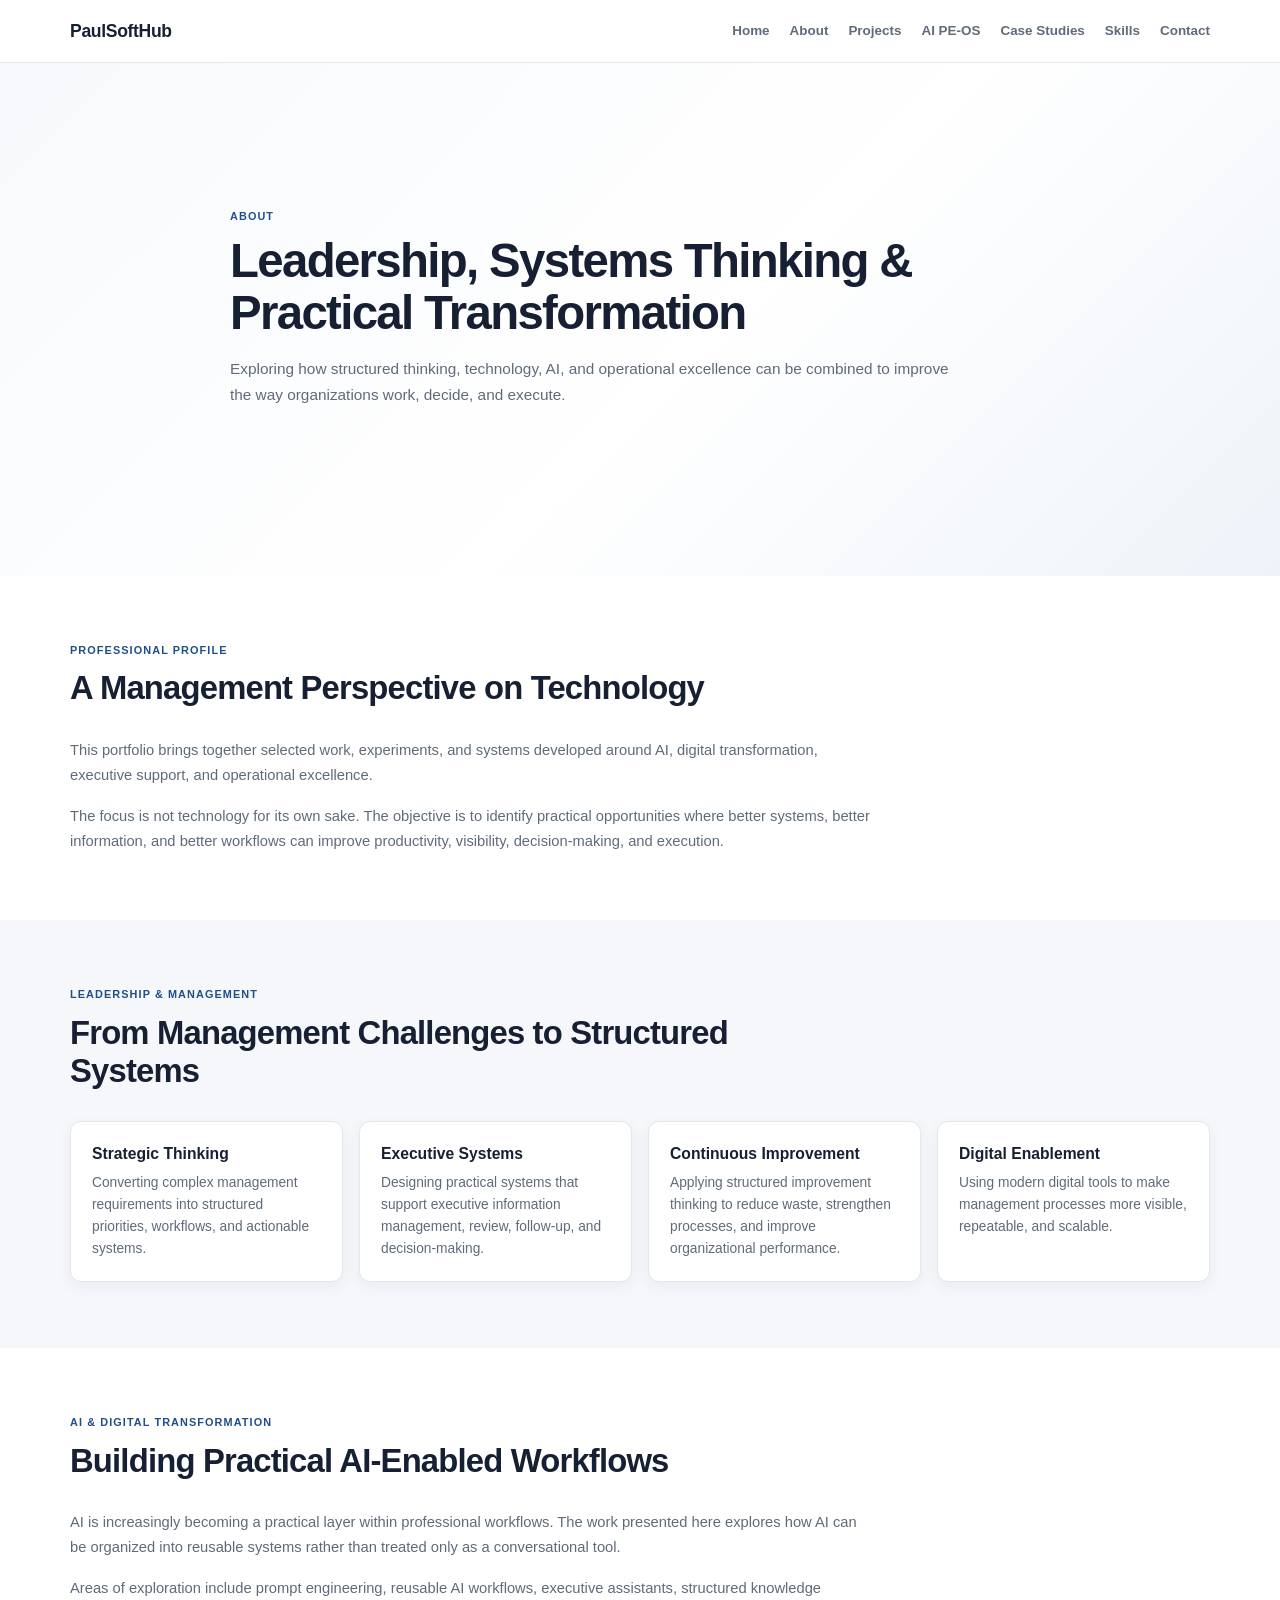
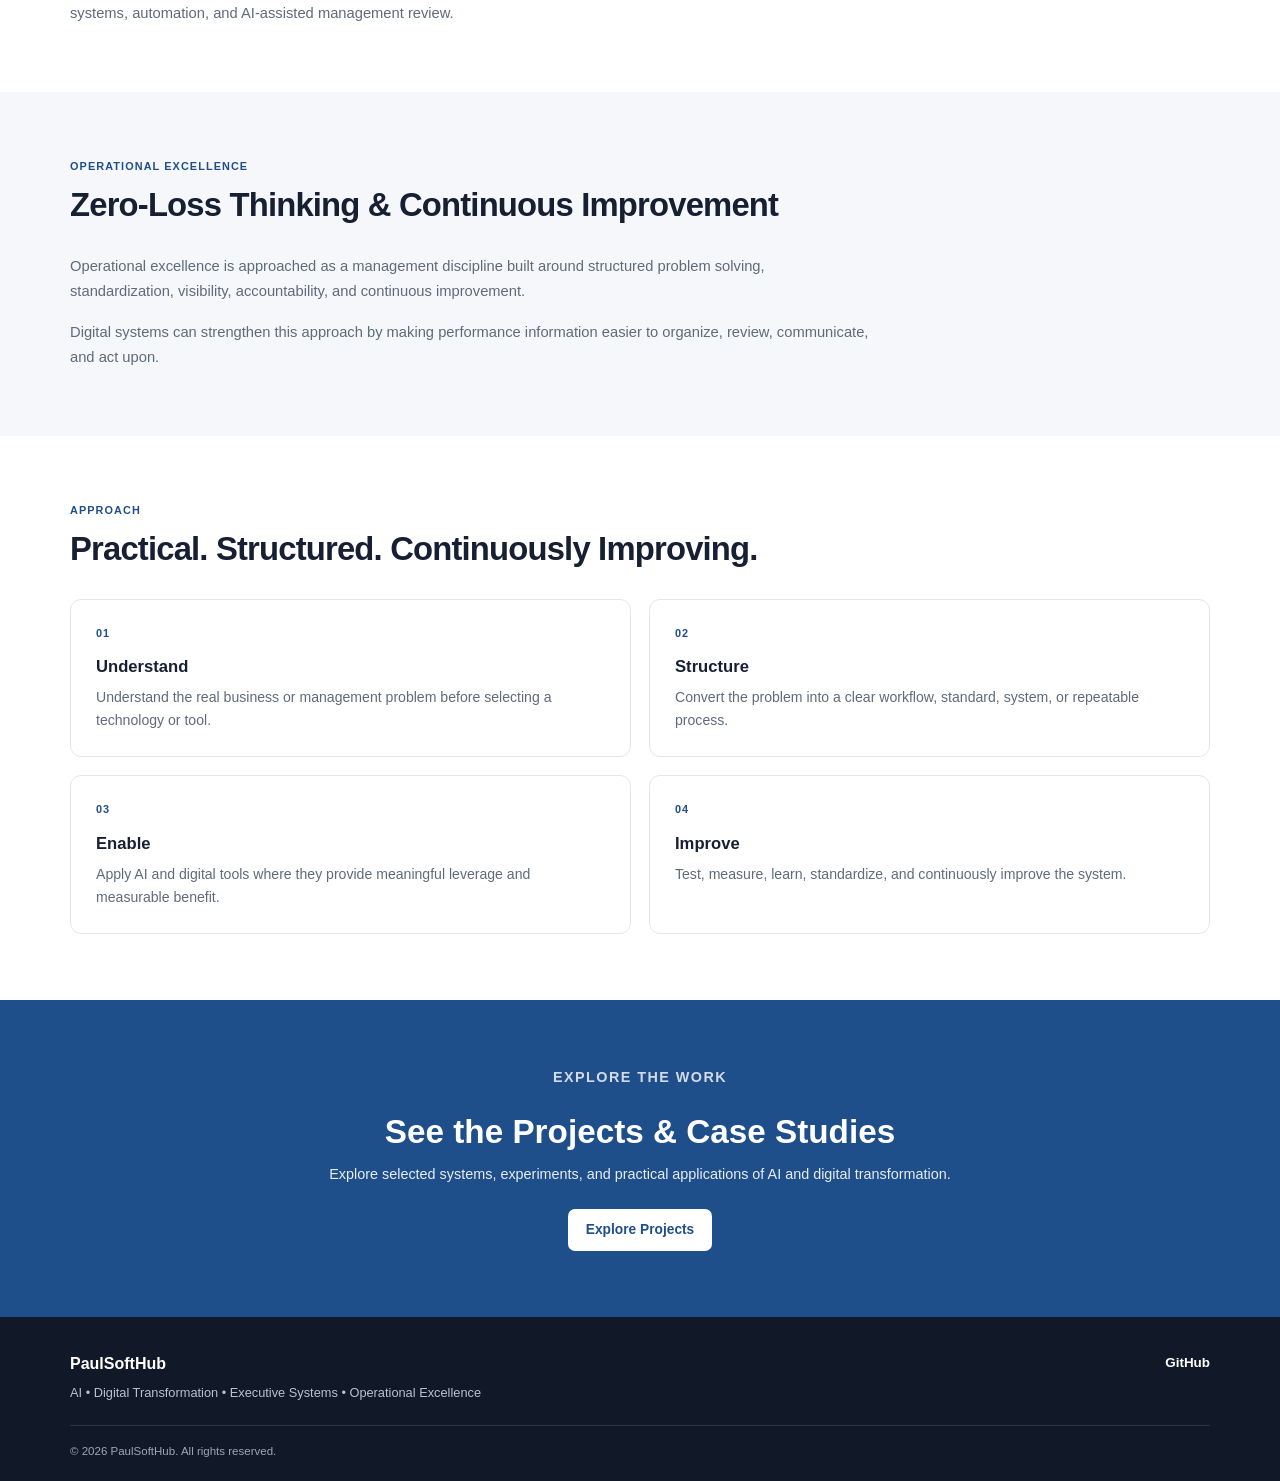
<file: about.html>
<!DOCTYPE html>
<html lang="en">
<head>
    <meta charset="UTF-8">
    <meta name="viewport" content="width=device-width, initial-scale=1.0">

    <title>About | PaulSoftHub</title>

    <meta
        name="description"
        content="About PaulSoftHub — leadership, AI, digital transformation, executive systems, and operational excellence."
    >

    <link rel="stylesheet" href="style.css">
</head>

<body>

    <!-- =========================
         HEADER / NAVIGATION
    ========================== -->

    <header class="site-header">

        <div class="container navigation">

            <a href="index.html" class="brand">
                PaulSoftHub
            </a>

            <nav class="nav-menu" aria-label="Main navigation">

                <a href="index.html">Home</a>
                <a href="about.html">About</a>
                <a href="projects.html">Projects</a>
                <a href="ai-pe-os.html">AI PE-OS</a>
                <a href="case-studies.html">Case Studies</a>
                <a href="skills.html">Skills</a>
                <a href="contact.html">Contact</a>

            </nav>

        </div>

    </header>


    <main>

        <!-- =========================
             PAGE HERO
        ========================== -->

        <section class="hero">

            <div class="container hero-content">

                <p class="eyebrow">
                    ABOUT
                </p>

                <h1>
                    Leadership, Systems Thinking & Practical Transformation
                </h1>

                <p class="hero-description">
                    Exploring how structured thinking, technology, AI, and
                    operational excellence can be combined to improve the
                    way organizations work, decide, and execute.
                </p>

            </div>

        </section>


        <!-- =========================
             PROFESSIONAL PROFILE
        ========================== -->

        <section class="section">

            <div class="container">

                <div class="section-heading">

                    <p class="eyebrow">
                        PROFESSIONAL PROFILE
                    </p>

                    <h2>
                        A Management Perspective on Technology
                    </h2>

                </div>

                <div class="about-content">

                    <p>
                        This portfolio brings together selected work,
                        experiments, and systems developed around AI,
                        digital transformation, executive support, and
                        operational excellence.
                    </p>

                    <p>
                        The focus is not technology for its own sake.
                        The objective is to identify practical opportunities
                        where better systems, better information, and better
                        workflows can improve productivity, visibility,
                        decision-making, and execution.
                    </p>

                </div>

            </div>

        </section>


        <!-- =========================
             LEADERSHIP & MANAGEMENT
        ========================== -->

        <section class="section section-alt">

            <div class="container">

                <div class="section-heading">

                    <p class="eyebrow">
                        LEADERSHIP & MANAGEMENT
                    </p>

                    <h2>
                        From Management Challenges to Structured Systems
                    </h2>

                </div>

                <div class="feature-grid">

                    <article class="feature-card">

                        <h3>
                            Strategic Thinking
                        </h3>

                        <p>
                            Converting complex management requirements into
                            structured priorities, workflows, and actionable
                            systems.
                        </p>

                    </article>


                    <article class="feature-card">

                        <h3>
                            Executive Systems
                        </h3>

                        <p>
                            Designing practical systems that support
                            executive information management, review,
                            follow-up, and decision-making.
                        </p>

                    </article>


                    <article class="feature-card">

                        <h3>
                            Continuous Improvement
                        </h3>

                        <p>
                            Applying structured improvement thinking to
                            reduce waste, strengthen processes, and improve
                            organizational performance.
                        </p>

                    </article>


                    <article class="feature-card">

                        <h3>
                            Digital Enablement
                        </h3>

                        <p>
                            Using modern digital tools to make management
                            processes more visible, repeatable, and
                            scalable.
                        </p>

                    </article>

                </div>

            </div>

        </section>


        <!-- =========================
             AI & DIGITAL TRANSFORMATION
        ========================== -->

        <section class="section">

            <div class="container">

                <div class="section-heading">

                    <p class="eyebrow">
                        AI & DIGITAL TRANSFORMATION
                    </p>

                    <h2>
                        Building Practical AI-Enabled Workflows
                    </h2>

                </div>

                <div class="about-content">

                    <p>
                        AI is increasingly becoming a practical layer within
                        professional workflows. The work presented here
                        explores how AI can be organized into reusable
                        systems rather than treated only as a conversational
                        tool.
                    </p>

                    <p>
                        Areas of exploration include prompt engineering,
                        reusable AI workflows, executive assistants,
                        structured knowledge systems, automation, and
                        AI-assisted management review.
                    </p>

                </div>

            </div>

        </section>


        <!-- =========================
             OPERATIONAL EXCELLENCE
        ========================== -->

        <section class="section section-alt">

            <div class="container">

                <div class="section-heading">

                    <p class="eyebrow">
                        OPERATIONAL EXCELLENCE
                    </p>

                    <h2>
                        Zero-Loss Thinking & Continuous Improvement
                    </h2>

                </div>

                <div class="about-content">

                    <p>
                        Operational excellence is approached as a
                        management discipline built around structured
                        problem solving, standardization, visibility,
                        accountability, and continuous improvement.
                    </p>

                    <p>
                        Digital systems can strengthen this approach by
                        making performance information easier to organize,
                        review, communicate, and act upon.
                    </p>

                </div>

            </div>

        </section>


        <!-- =========================
             APPROACH
        ========================== -->

        <section class="section">

            <div class="container">

                <div class="section-heading">

                    <p class="eyebrow">
                        APPROACH
                    </p>

                    <h2>
                        Practical. Structured. Continuously Improving.
                    </h2>

                </div>

                <div class="case-study-grid">

                    <article class="case-card">

                        <span class="case-number">
                            01
                        </span>

                        <h3>
                            Understand
                        </h3>

                        <p>
                            Understand the real business or management
                            problem before selecting a technology or tool.
                        </p>

                    </article>


                    <article class="case-card">

                        <span class="case-number">
                            02
                        </span>

                        <h3>
                            Structure
                        </h3>

                        <p>
                            Convert the problem into a clear workflow,
                            standard, system, or repeatable process.
                        </p>

                    </article>


                    <article class="case-card">

                        <span class="case-number">
                            03
                        </span>

                        <h3>
                            Enable
                        </h3>

                        <p>
                            Apply AI and digital tools where they provide
                            meaningful leverage and measurable benefit.
                        </p>

                    </article>


                    <article class="case-card">

                        <span class="case-number">
                            04
                        </span>

                        <h3>
                            Improve
                        </h3>

                        <p>
                            Test, measure, learn, standardize, and
                            continuously improve the system.
                        </p>

                    </article>

                </div>

            </div>

        </section>


        <!-- =========================
             CALL TO ACTION
        ========================== -->

        <section class="section contact-section">

            <div class="container contact-content">

                <p class="eyebrow">
                    EXPLORE THE WORK
                </p>

                <h2>
                    See the Projects & Case Studies
                </h2>

                <p>
                    Explore selected systems, experiments, and practical
                    applications of AI and digital transformation.
                </p>

                <a
                    href="projects.html"
                    class="button primary"
                >
                    Explore Projects
                </a>

            </div>

        </section>

    </main>


    <!-- =========================
         FOOTER
    ========================== -->

    <footer class="site-footer">

        <div class="container footer-content">

            <div>

                <strong>
                    PaulSoftHub
                </strong>

                <p>
                    AI • Digital Transformation • Executive Systems •
                    Operational Excellence
                </p>

            </div>

            <div>

                <a
                    href="https://github.com/PaulSoftHub"
                    target="_blank"
                    rel="noopener noreferrer"
                >
                    GitHub
                </a>

            </div>

        </div>


        <div class="container copyright">

            <p>
                © 2026 PaulSoftHub. All rights reserved.
            </p>

        </div>

    </footer>

</body>
</html>
</file>
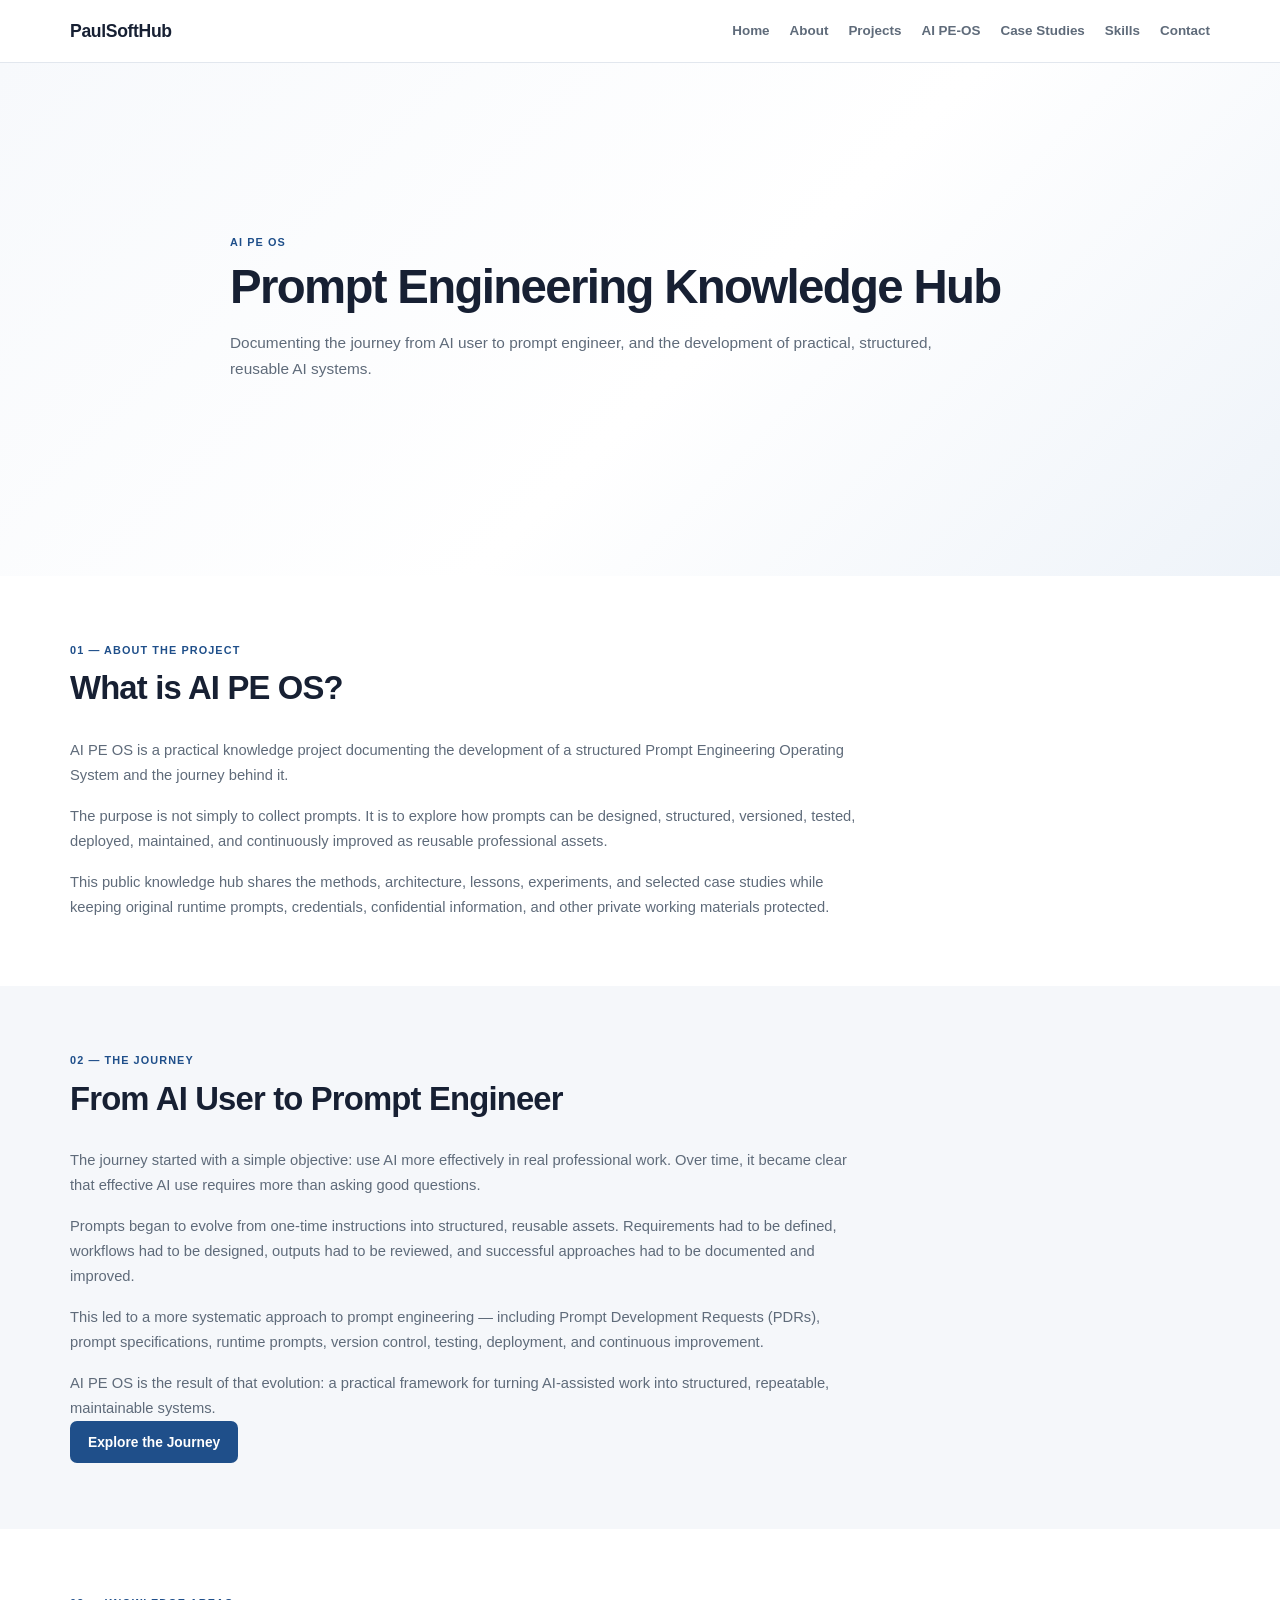
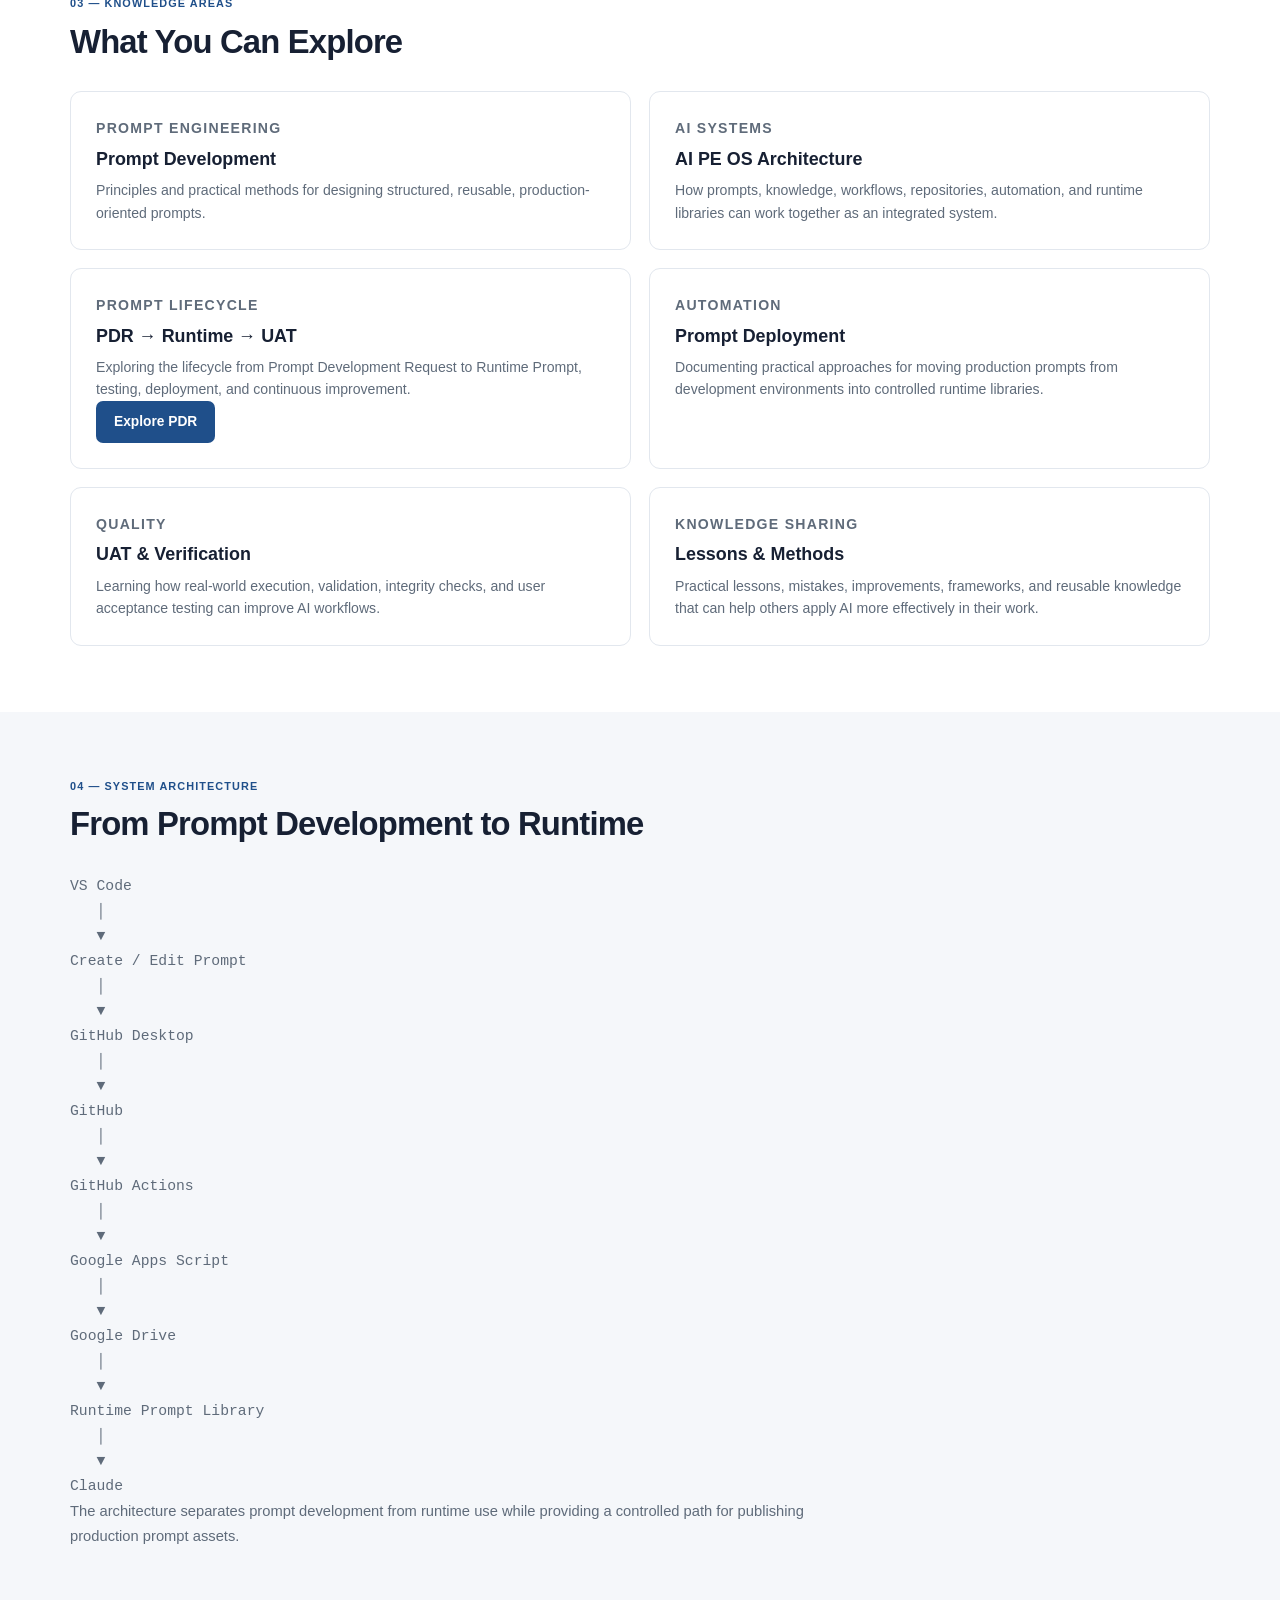
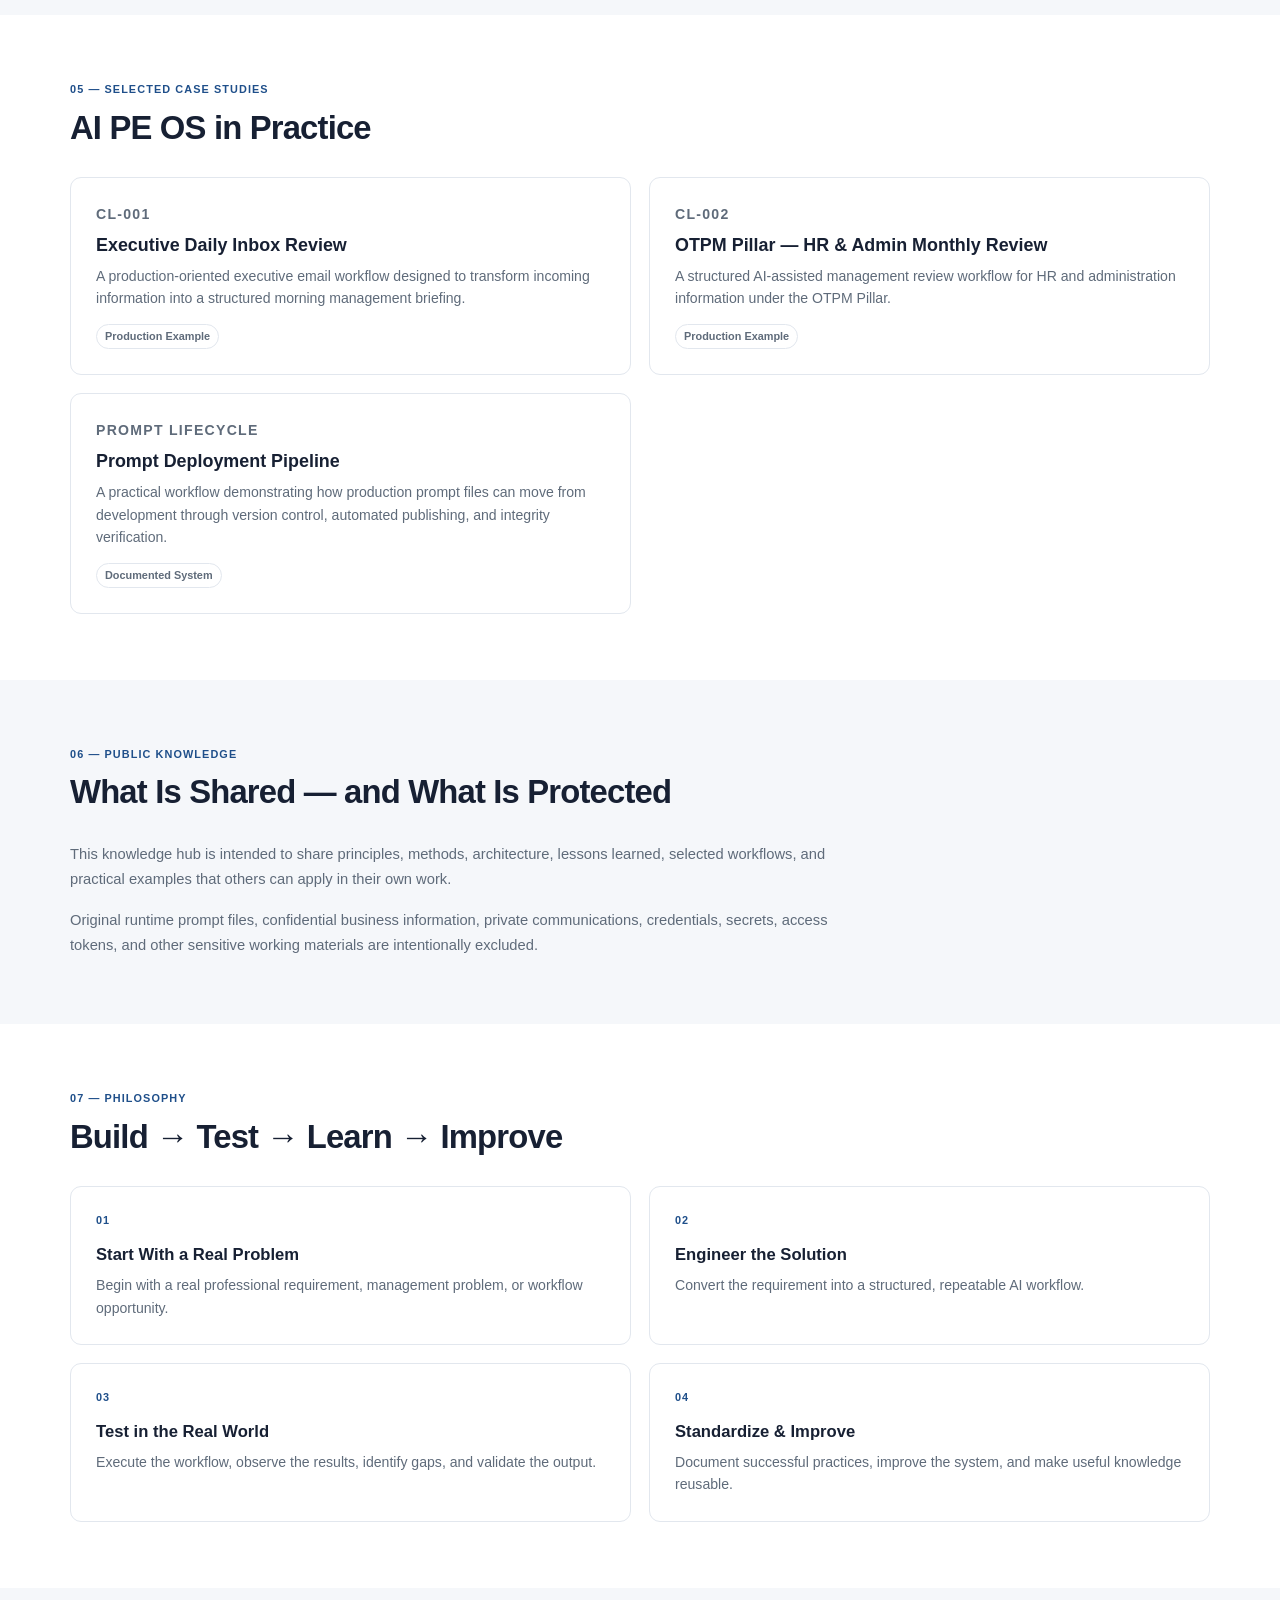
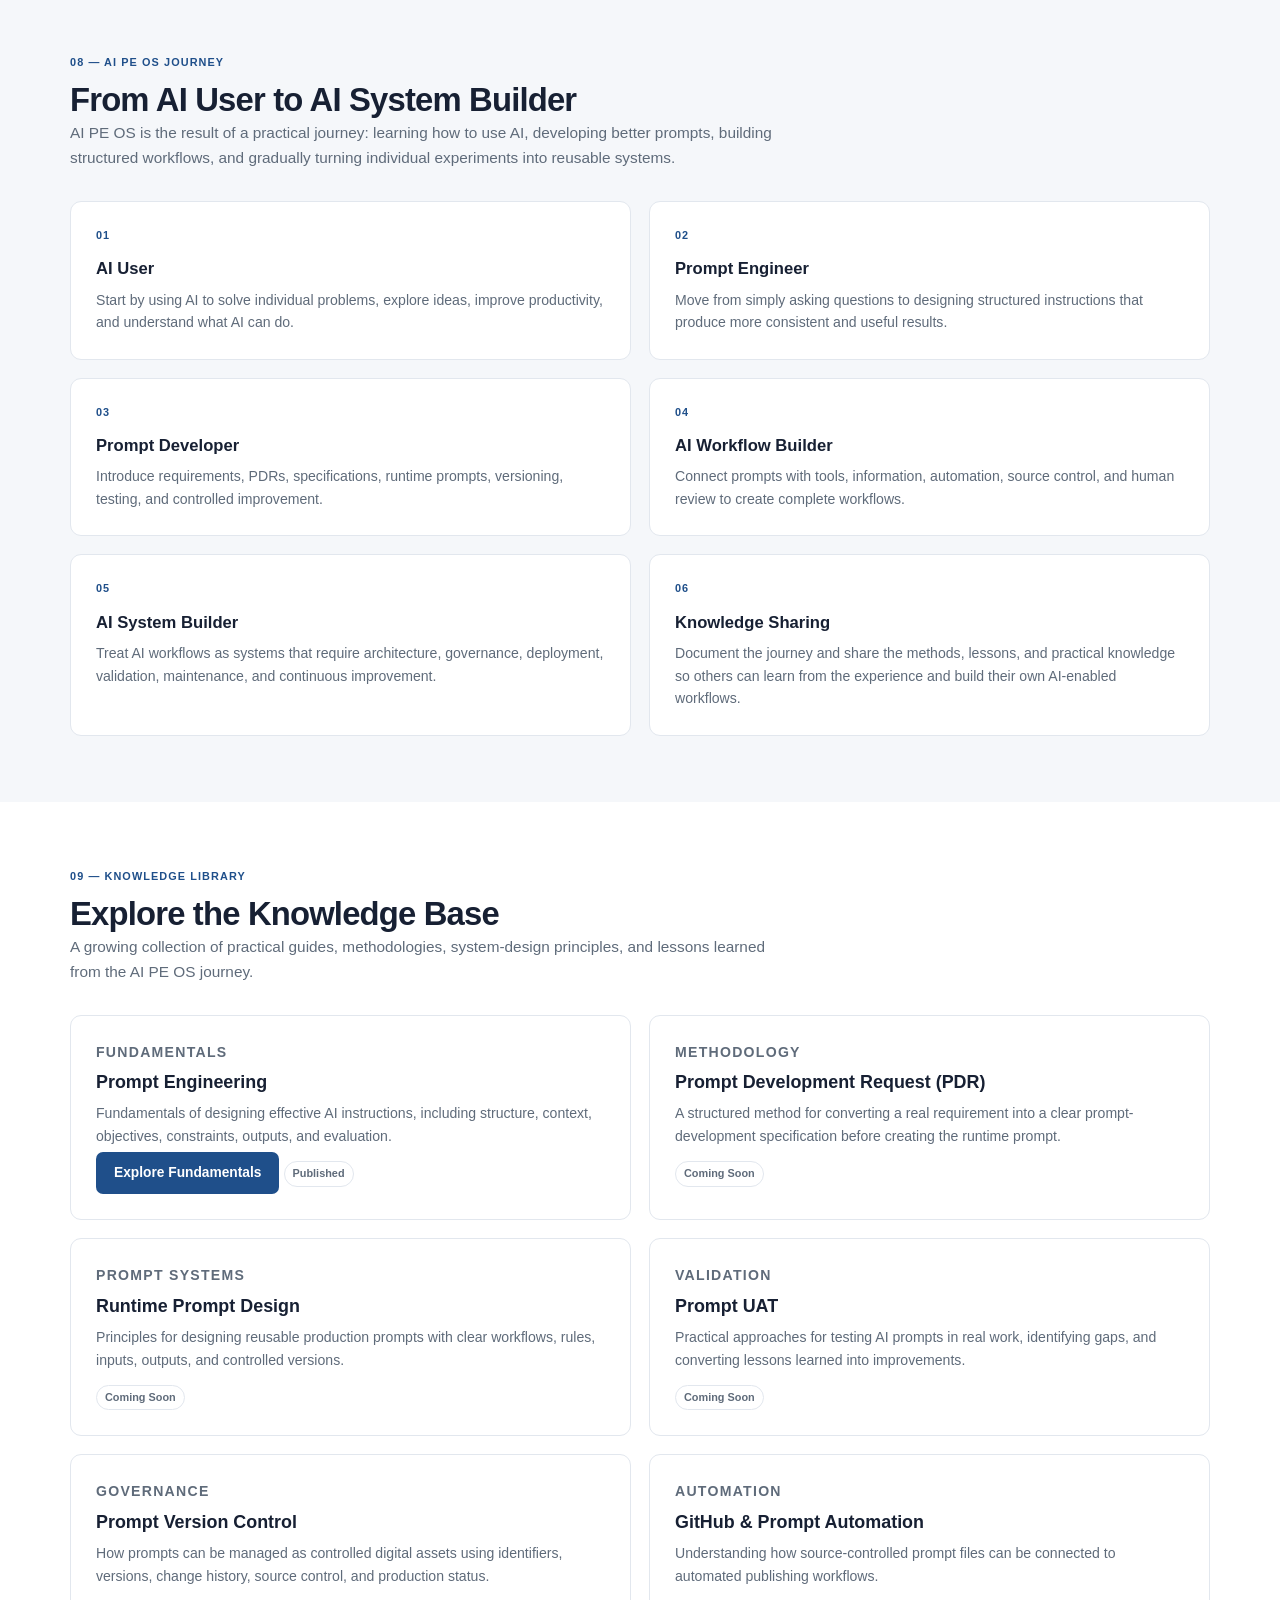
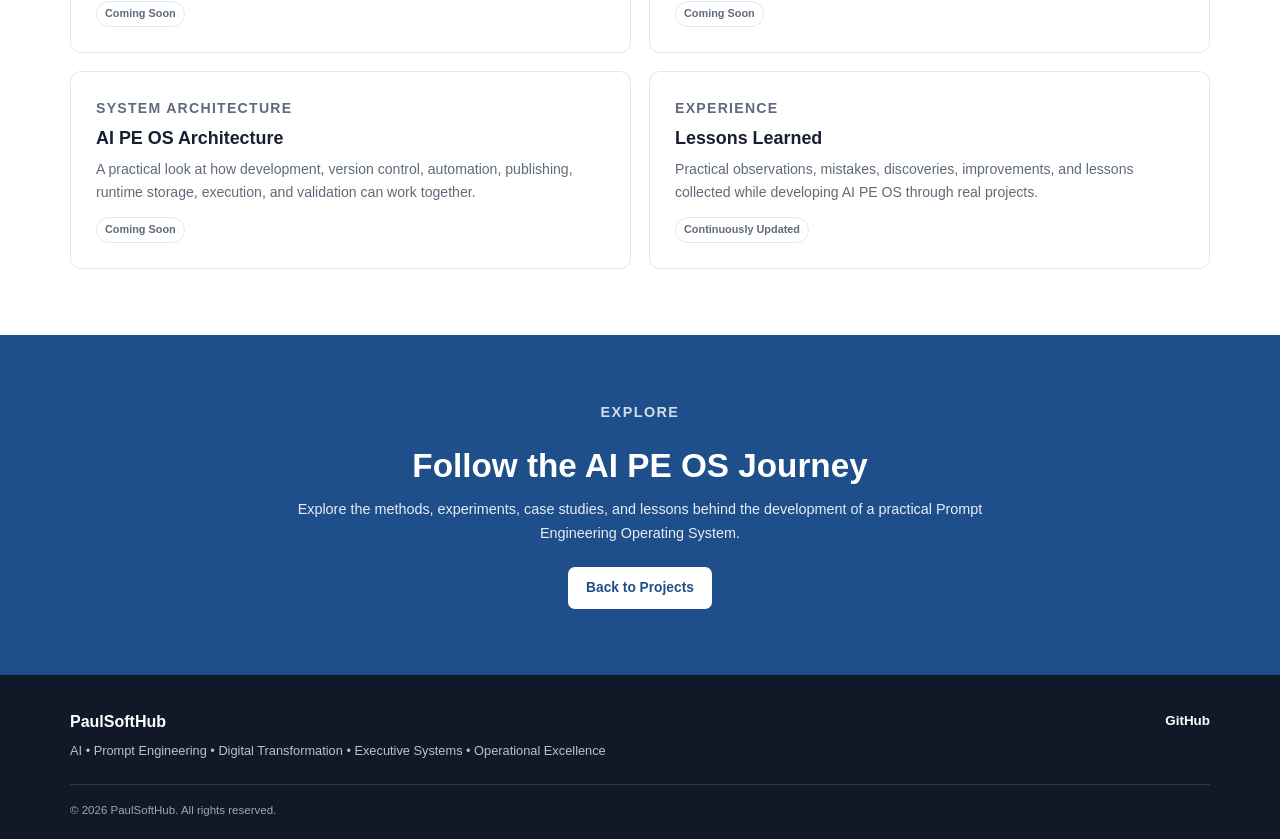
<file: ai-pe-os.html>
<!DOCTYPE html>
<html lang="en">
<head>
    <meta charset="UTF-8">
    <meta name="viewport" content="width=device-width, initial-scale=1.0">

    <title>AI PE OS | PaulSoftHub</title>

    <meta
        name="description"
        content="AI PE OS — a Prompt Engineering Knowledge Hub documenting the journey from AI user to prompt engineer and the development of practical AI systems."
    >

    <link rel="stylesheet" href="style.css">
</head>

<body>

    <!-- =========================
         HEADER / NAVIGATION
    ========================== -->

    <header class="site-header">

        <div class="container navigation">

            <a href="index.html" class="brand">
                PaulSoftHub
            </a>

            <nav class="nav-menu" aria-label="Main navigation">

                <a href="index.html">Home</a>
                <a href="about.html">About</a>
                <a href="projects.html">Projects</a>
                <a href="ai-pe-os.html">AI PE-OS</a>
                <a href="case-studies.html">Case Studies</a>
                <a href="skills.html">Skills</a>
                <a href="contact.html">Contact</a>

            </nav>

        </div>

    </header>


    <main>

        <!-- =========================
             HERO
        ========================== -->

        <section class="hero">

            <div class="container hero-content">

                <p class="eyebrow">
                    AI PE OS
                </p>

                <h1>
                    Prompt Engineering Knowledge Hub
                </h1>

                <p class="hero-description">
                    Documenting the journey from AI user to prompt engineer,
                    and the development of practical, structured,
                    reusable AI systems.
                </p>

            </div>

        </section>


        <!-- =========================
             01 — ABOUT THE PROJECT
        ========================== -->

        <section class="section">

            <div class="container">

                <div class="section-heading">

                    <p class="eyebrow">
                        01 — ABOUT THE PROJECT
                    </p>

                    <h2>
                        What is AI PE OS?
                    </h2>

                </div>

                <div class="about-content">

                    <p>
                        AI PE OS is a practical knowledge project documenting
                        the development of a structured Prompt Engineering
                        Operating System and the journey behind it.
                    </p>

                    <p>
                        The purpose is not simply to collect prompts.
                        It is to explore how prompts can be designed,
                        structured, versioned, tested, deployed, maintained,
                        and continuously improved as reusable professional
                        assets.
                    </p>

                    <p>
                        This public knowledge hub shares the methods,
                        architecture, lessons, experiments, and selected
                        case studies while keeping original runtime prompts,
                        credentials, confidential information, and other
                        private working materials protected.
                    </p>

                </div>

            </div>

        </section>


        <!-- =========================
             02 — THE JOURNEY
        ========================== -->

        <section class="section section-alt">

            <div class="container">

                <div class="section-heading">

                    <p class="eyebrow">
                        02 — THE JOURNEY
                    </p>

                    <h2>
                        From AI User to Prompt Engineer
                    </h2>

                </div>

                <div class="about-content">

                    <p>
                        The journey started with a simple objective:
                        use AI more effectively in real professional work.
                        Over time, it became clear that effective AI use
                        requires more than asking good questions.
                    </p>

                    <p>
                        Prompts began to evolve from one-time instructions
                        into structured, reusable assets. Requirements had
                        to be defined, workflows had to be designed, outputs
                        had to be reviewed, and successful approaches had to
                        be documented and improved.
                    </p>

                    <p>
                        This led to a more systematic approach to prompt
                        engineering — including Prompt Development Requests
                        (PDRs), prompt specifications, runtime prompts,
                        version control, testing, deployment, and continuous
                        improvement.
                    </p>

                    <p>
                        AI PE OS is the result of that evolution: a practical
                        framework for turning AI-assisted work into
                        structured, repeatable, maintainable systems.
                    </p>

                    <a
                        href="01-from-ai-user-to-prompt-engineer.html"
                        class="button primary"
                    >
                        Explore the Journey
                    </a>

                </div>

            </div>

        </section>


        <!-- =========================
             03 — KNOWLEDGE AREAS
        ========================== -->

        <section class="section">

            <div class="container">

                <div class="section-heading">

                    <p class="eyebrow">
                        03 — KNOWLEDGE AREAS
                    </p>

                    <h2>
                        What You Can Explore
                    </h2>

                </div>

                <div class="project-grid">

                    <article class="project-card">

                        <p class="project-category">
                            PROMPT ENGINEERING
                        </p>

                        <h3>
                            Prompt Development
                        </h3>

                        <p>
                            Principles and practical methods for designing
                            structured, reusable, production-oriented prompts.
                        </p>

                    </article>


                    <article class="project-card">

                        <p class="project-category">
                            AI SYSTEMS
                        </p>

                        <h3>
                            AI PE OS Architecture
                        </h3>

                        <p>
                            How prompts, knowledge, workflows, repositories,
                            automation, and runtime libraries can work together
                            as an integrated system.
                        </p>

                    </article>


                    <article class="project-card">

                        <p class="project-category">
                            PROMPT LIFECYCLE
                        </p>

                        <h3>
                            PDR → Runtime → UAT
                        </h3>

                        <p>
                            Exploring the lifecycle from Prompt Development
                            Request to Runtime Prompt, testing, deployment,
                            and continuous improvement.
                        </p>

                        <a
                            href="03-prompt-development-request.html"
                            class="button primary"
                        >
                            Explore PDR
                        </a>

                    </article>


                    <article class="project-card">

                        <p class="project-category">
                            AUTOMATION
                        </p>

                        <h3>
                            Prompt Deployment
                        </h3>

                        <p>
                            Documenting practical approaches for moving
                            production prompts from development environments
                            into controlled runtime libraries.
                        </p>

                    </article>


                    <article class="project-card">

                        <p class="project-category">
                            QUALITY
                        </p>

                        <h3>
                            UAT & Verification
                        </h3>

                        <p>
                            Learning how real-world execution, validation,
                            integrity checks, and user acceptance testing
                            can improve AI workflows.
                        </p>

                    </article>


                    <article class="project-card">

                        <p class="project-category">
                            KNOWLEDGE SHARING
                        </p>

                        <h3>
                            Lessons & Methods
                        </h3>

                        <p>
                            Practical lessons, mistakes, improvements,
                            frameworks, and reusable knowledge that can help
                            others apply AI more effectively in their work.
                        </p>

                    </article>

                </div>

            </div>

        </section>


        <!-- =========================
             04 — SYSTEM ARCHITECTURE
        ========================== -->

        <section class="section section-alt">

            <div class="container">

                <div class="section-heading">

                    <p class="eyebrow">
                        04 — SYSTEM ARCHITECTURE
                    </p>

                    <h2>
                        From Prompt Development to Runtime
                    </h2>

                </div>

                <div class="about-content">

                    <pre><code>VS Code
   │
   ▼
Create / Edit Prompt
   │
   ▼
GitHub Desktop
   │
   ▼
GitHub
   │
   ▼
GitHub Actions
   │
   ▼
Google Apps Script
   │
   ▼
Google Drive
   │
   ▼
Runtime Prompt Library
   │
   ▼
Claude</code></pre>

                    <p>
                        The architecture separates prompt development from
                        runtime use while providing a controlled path for
                        publishing production prompt assets.
                    </p>

                </div>

            </div>

        </section>


        <!-- =========================
             05 — SELECTED CASE STUDIES
        ========================== -->

        <section class="section">

            <div class="container">

                <div class="section-heading">

                    <p class="eyebrow">
                        05 — SELECTED CASE STUDIES
                    </p>

                    <h2>
                        AI PE OS in Practice
                    </h2>

                </div>

                <div class="project-grid">

                    <article class="project-card">

                        <p class="project-category">
                            CL-001
                        </p>

                        <h3>
                            Executive Daily Inbox Review
                        </h3>

                        <p>
                            A production-oriented executive email workflow
                            designed to transform incoming information into
                            a structured morning management briefing.
                        </p>

                        <span class="project-status">
                            Production Example
                        </span>

                    </article>


                    <article class="project-card">

                        <p class="project-category">
                            CL-002
                        </p>

                        <h3>
                            OTPM Pillar — HR & Admin Monthly Review
                        </h3>

                        <p>
                            A structured AI-assisted management review workflow
                            for HR and administration information under the
                            OTPM Pillar.
                        </p>

                        <span class="project-status">
                            Production Example
                        </span>

                    </article>


                    <article class="project-card">

                        <p class="project-category">
                            PROMPT LIFECYCLE
                        </p>

                        <h3>
                            Prompt Deployment Pipeline
                        </h3>

                        <p>
                            A practical workflow demonstrating how production
                            prompt files can move from development through
                            version control, automated publishing, and
                            integrity verification.
                        </p>

                        <span class="project-status">
                            Documented System
                        </span>

                    </article>

                </div>

            </div>

        </section>


        <!-- =========================
             06 — PUBLIC KNOWLEDGE
        ========================== -->

        <section class="section section-alt">

            <div class="container">

                <div class="section-heading">

                    <p class="eyebrow">
                        06 — PUBLIC KNOWLEDGE
                    </p>

                    <h2>
                        What Is Shared — and What Is Protected
                    </h2>

                </div>

                <div class="about-content">

                    <p>
                        This knowledge hub is intended to share principles,
                        methods, architecture, lessons learned, selected
                        workflows, and practical examples that others can
                        apply in their own work.
                    </p>

                    <p>
                        Original runtime prompt files, confidential business
                        information, private communications, credentials,
                        secrets, access tokens, and other sensitive working
                        materials are intentionally excluded.
                    </p>

                </div>

            </div>

        </section>


        <!-- =========================
             07 — PHILOSOPHY
        ========================== -->

        <section class="section">

            <div class="container">

                <div class="section-heading">

                    <p class="eyebrow">
                        07 — PHILOSOPHY
                    </p>

                    <h2>
                        Build → Test → Learn → Improve
                    </h2>

                </div>

                <div class="case-study-grid">

                    <article class="case-card">

                        <span class="case-number">
                            01
                        </span>

                        <h3>
                            Start With a Real Problem
                        </h3>

                        <p>
                            Begin with a real professional requirement,
                            management problem, or workflow opportunity.
                        </p>

                    </article>


                    <article class="case-card">

                        <span class="case-number">
                            02
                        </span>

                        <h3>
                            Engineer the Solution
                        </h3>

                        <p>
                            Convert the requirement into a structured,
                            repeatable AI workflow.
                        </p>

                    </article>


                    <article class="case-card">

                        <span class="case-number">
                            03
                        </span>

                        <h3>
                            Test in the Real World
                        </h3>

                        <p>
                            Execute the workflow, observe the results,
                            identify gaps, and validate the output.
                        </p>

                    </article>


                    <article class="case-card">

                        <span class="case-number">
                            04
                        </span>

                        <h3>
                            Standardize & Improve
                        </h3>

                        <p>
                            Document successful practices, improve the system,
                            and make useful knowledge reusable.
                        </p>

                    </article>

                </div>

            </div>

        </section>


        <!-- =========================
             08 — AI PE OS JOURNEY
        ========================== -->

        <section class="section section-alt">

            <div class="container">

                <div class="section-heading">

                    <p class="eyebrow">
                        08 — AI PE OS JOURNEY
                    </p>

                    <h2>
                        From AI User to AI System Builder
                    </h2>

                    <p class="hero-description">
                        AI PE OS is the result of a practical journey:
                        learning how to use AI, developing better prompts,
                        building structured workflows, and gradually
                        turning individual experiments into reusable systems.
                    </p>

                </div>

                <div class="case-study-grid">

                    <article class="case-card">

                        <span class="case-number">
                            01
                        </span>

                        <h3>
                            AI User
                        </h3>

                        <p>
                            Start by using AI to solve individual problems,
                            explore ideas, improve productivity, and
                            understand what AI can do.
                        </p>

                    </article>


                    <article class="case-card">

                        <span class="case-number">
                            02
                        </span>

                        <h3>
                            Prompt Engineer
                        </h3>

                        <p>
                            Move from simply asking questions to designing
                            structured instructions that produce more
                            consistent and useful results.
                        </p>

                    </article>


                    <article class="case-card">

                        <span class="case-number">
                            03
                        </span>

                        <h3>
                            Prompt Developer
                        </h3>

                        <p>
                            Introduce requirements, PDRs, specifications,
                            runtime prompts, versioning, testing, and
                            controlled improvement.
                        </p>

                    </article>


                    <article class="case-card">

                        <span class="case-number">
                            04
                        </span>

                        <h3>
                            AI Workflow Builder
                        </h3>

                        <p>
                            Connect prompts with tools, information,
                            automation, source control, and human review
                            to create complete workflows.
                        </p>

                    </article>


                    <article class="case-card">

                        <span class="case-number">
                            05
                        </span>

                        <h3>
                            AI System Builder
                        </h3>

                        <p>
                            Treat AI workflows as systems that require
                            architecture, governance, deployment,
                            validation, maintenance, and continuous
                            improvement.
                        </p>

                    </article>


                    <article class="case-card">

                        <span class="case-number">
                            06
                        </span>

                        <h3>
                            Knowledge Sharing
                        </h3>

                        <p>
                            Document the journey and share the methods,
                            lessons, and practical knowledge so others can
                            learn from the experience and build their own
                            AI-enabled workflows.
                        </p>

                    </article>

                </div>

            </div>

        </section>


        <!-- =========================
             09 — KNOWLEDGE LIBRARY
        ========================== -->

        <section class="section">

            <div class="container">

                <div class="section-heading">

                    <p class="eyebrow">
                        09 — KNOWLEDGE LIBRARY
                    </p>

                    <h2>
                        Explore the Knowledge Base
                    </h2>

                    <p class="hero-description">
                        A growing collection of practical guides,
                        methodologies, system-design principles, and
                        lessons learned from the AI PE OS journey.
                    </p>

                </div>

                <div class="project-grid">

                    <article class="project-card">

                        <p class="project-category">
                            FUNDAMENTALS
                        </p>

                        <h3>
                            Prompt Engineering
                        </h3>

                        <p>
                            Fundamentals of designing effective AI
                            instructions, including structure, context,
                            objectives, constraints, outputs, and
                            evaluation.
                        </p>

                        <a
                            href="02-prompt-engineering-fundamentals.html"
                            class="button primary"
                        >
                            Explore Fundamentals
                        </a>

                        <span class="project-status">
                            Published
                        </span>

                    </article>


                    <article class="project-card">

                        <p class="project-category">
                            METHODOLOGY
                        </p>

                        <h3>
                            Prompt Development Request (PDR)
                        </h3>

                        <p>
                            A structured method for converting a real
                            requirement into a clear prompt-development
                            specification before creating the runtime prompt.
                        </p>

                        <span class="project-status">
                            Coming Soon
                        </span>

                    </article>


                    <article class="project-card">

                        <p class="project-category">
                            PROMPT SYSTEMS
                        </p>

                        <h3>
                            Runtime Prompt Design
                        </h3>

                        <p>
                            Principles for designing reusable production
                            prompts with clear workflows, rules, inputs,
                            outputs, and controlled versions.
                        </p>

                        <span class="project-status">
                            Coming Soon
                        </span>

                    </article>


                    <article class="project-card">

                        <p class="project-category">
                            VALIDATION
                        </p>

                        <h3>
                            Prompt UAT
                        </h3>

                        <p>
                            Practical approaches for testing AI prompts
                            in real work, identifying gaps, and converting
                            lessons learned into improvements.
                        </p>

                        <span class="project-status">
                            Coming Soon
                        </span>

                    </article>


                    <article class="project-card">

                        <p class="project-category">
                            GOVERNANCE
                        </p>

                        <h3>
                            Prompt Version Control
                        </h3>

                        <p>
                            How prompts can be managed as controlled digital
                            assets using identifiers, versions, change history,
                            source control, and production status.
                        </p>

                        <span class="project-status">
                            Coming Soon
                        </span>

                    </article>


                    <article class="project-card">

                        <p class="project-category">
                            AUTOMATION
                        </p>

                        <h3>
                            GitHub & Prompt Automation
                        </h3>

                        <p>
                            Understanding how source-controlled prompt files
                            can be connected to automated publishing workflows.
                        </p>

                        <span class="project-status">
                            Coming Soon
                        </span>

                    </article>


                    <article class="project-card">

                        <p class="project-category">
                            SYSTEM ARCHITECTURE
                        </p>

                        <h3>
                            AI PE OS Architecture
                        </h3>

                        <p>
                            A practical look at how development, version
                            control, automation, publishing, runtime storage,
                            execution, and validation can work together.
                        </p>

                        <span class="project-status">
                            Coming Soon
                        </span>

                    </article>


                    <article class="project-card">

                        <p class="project-category">
                            EXPERIENCE
                        </p>

                        <h3>
                            Lessons Learned
                        </h3>

                        <p>
                            Practical observations, mistakes, discoveries,
                            improvements, and lessons collected while
                            developing AI PE OS through real projects.
                        </p>

                        <span class="project-status">
                            Continuously Updated
                        </span>

                    </article>

                </div>

            </div>

        </section>


        <!-- =========================
             10 — EXPLORE
        ========================== -->

        <section class="section contact-section">

            <div class="container contact-content">

                <p class="eyebrow">
                    EXPLORE
                </p>

                <h2>
                    Follow the AI PE OS Journey
                </h2>

                <p>
                    Explore the methods, experiments, case studies, and
                    lessons behind the development of a practical Prompt
                    Engineering Operating System.
                </p>

                <a
                    href="projects.html"
                    class="button primary"
                >
                    Back to Projects
                </a>

            </div>

        </section>

    </main>


    <!-- =========================
         FOOTER
    ========================== -->

    <footer class="site-footer">

        <div class="container footer-content">

            <div>

                <strong>
                    PaulSoftHub
                </strong>

                <p>
                    AI • Prompt Engineering • Digital Transformation •
                    Executive Systems • Operational Excellence
                </p>

            </div>

            <div>

                <a
                    href="https://github.com/PaulSoftHub"
                    target="_blank"
                    rel="noopener noreferrer"
                >
                    GitHub
                </a>

            </div>

        </div>


        <div class="container copyright">

            <p>
                © 2026 PaulSoftHub. All rights reserved.
            </p>

        </div>

    </footer>

</body>
</html>
</file>
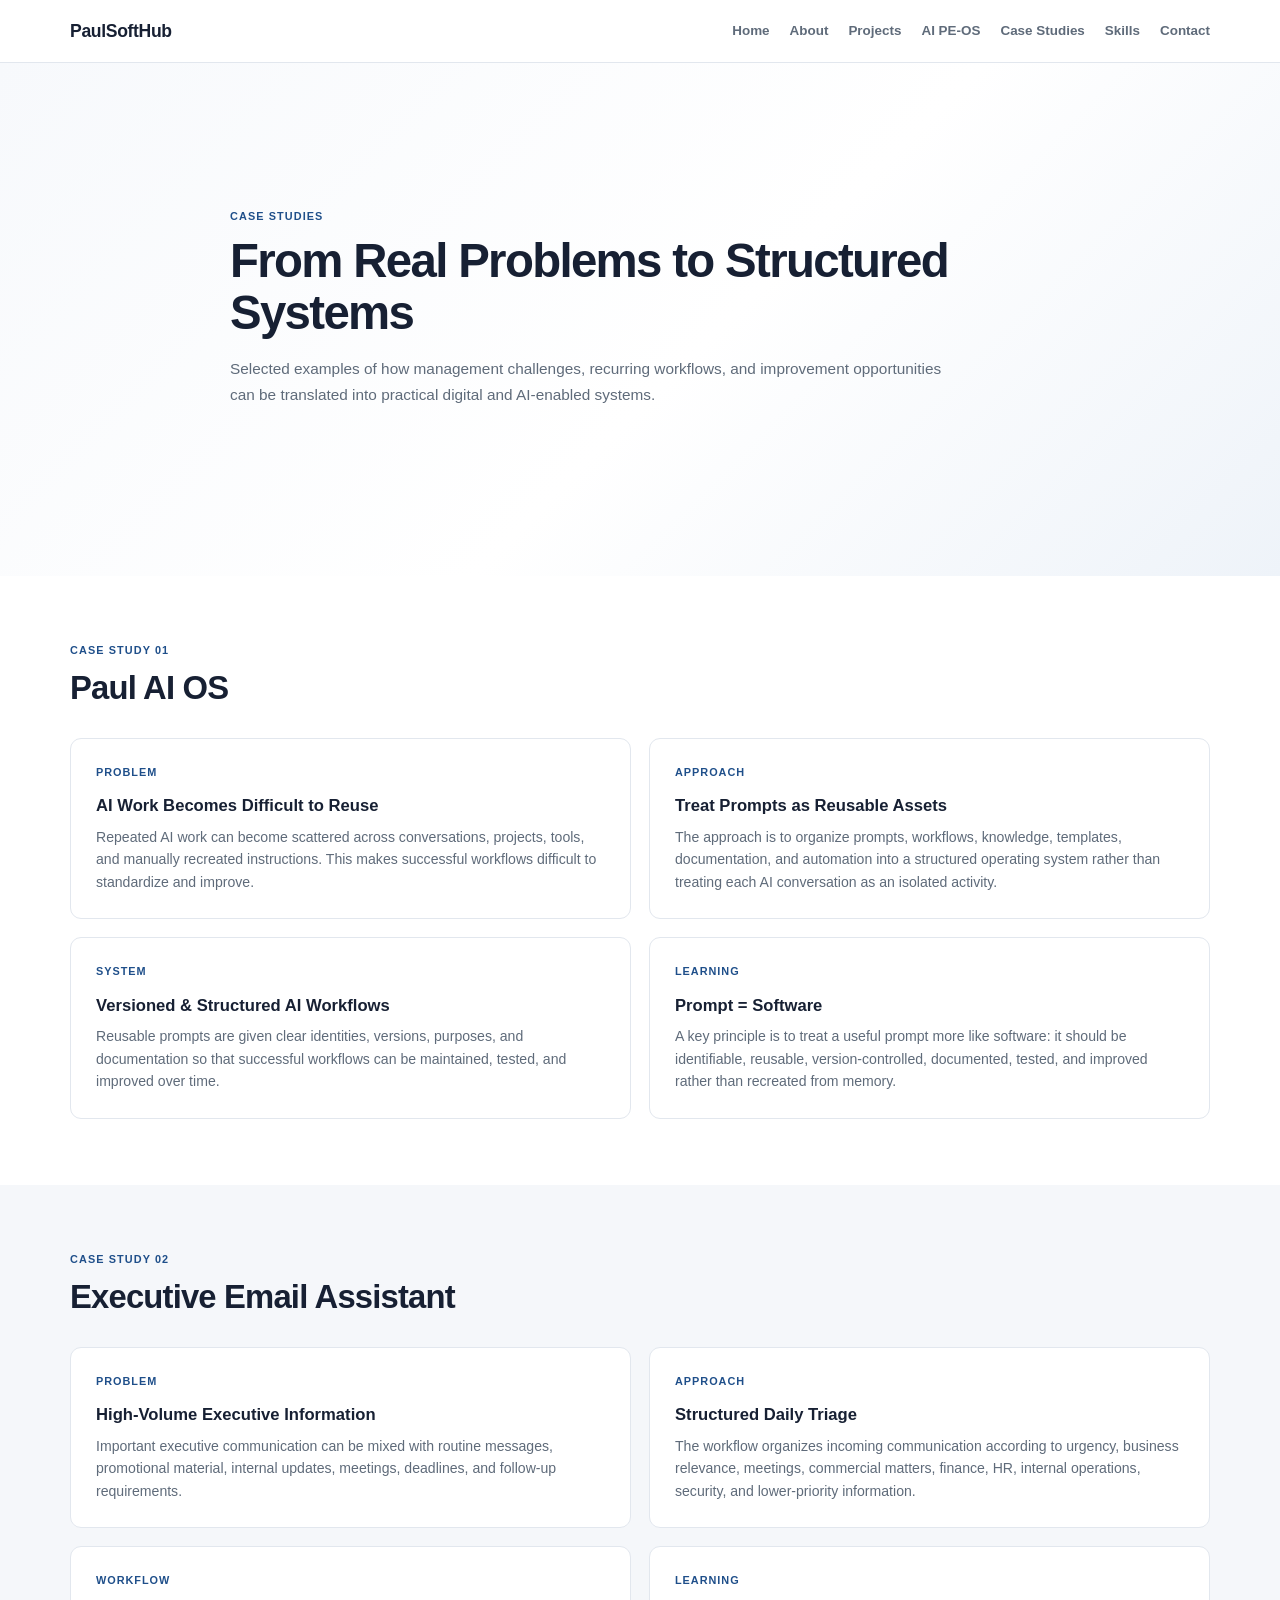
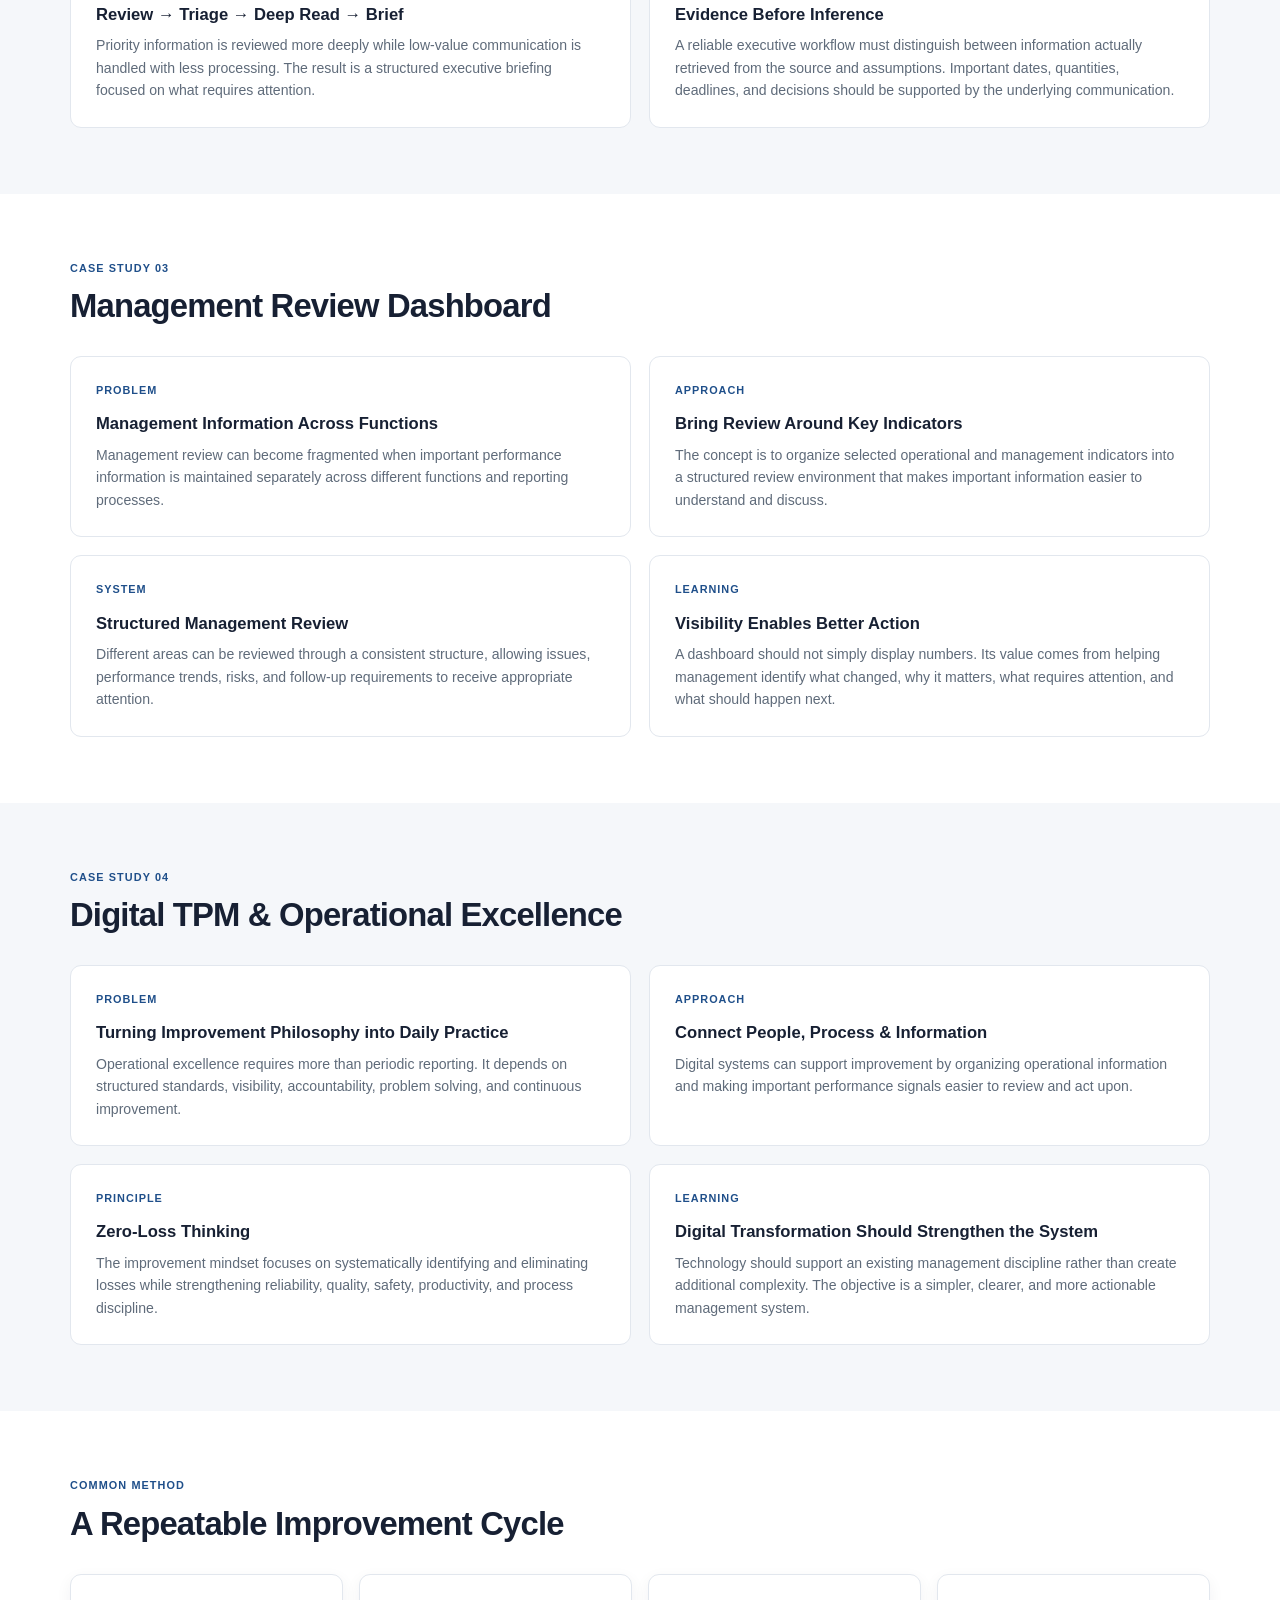
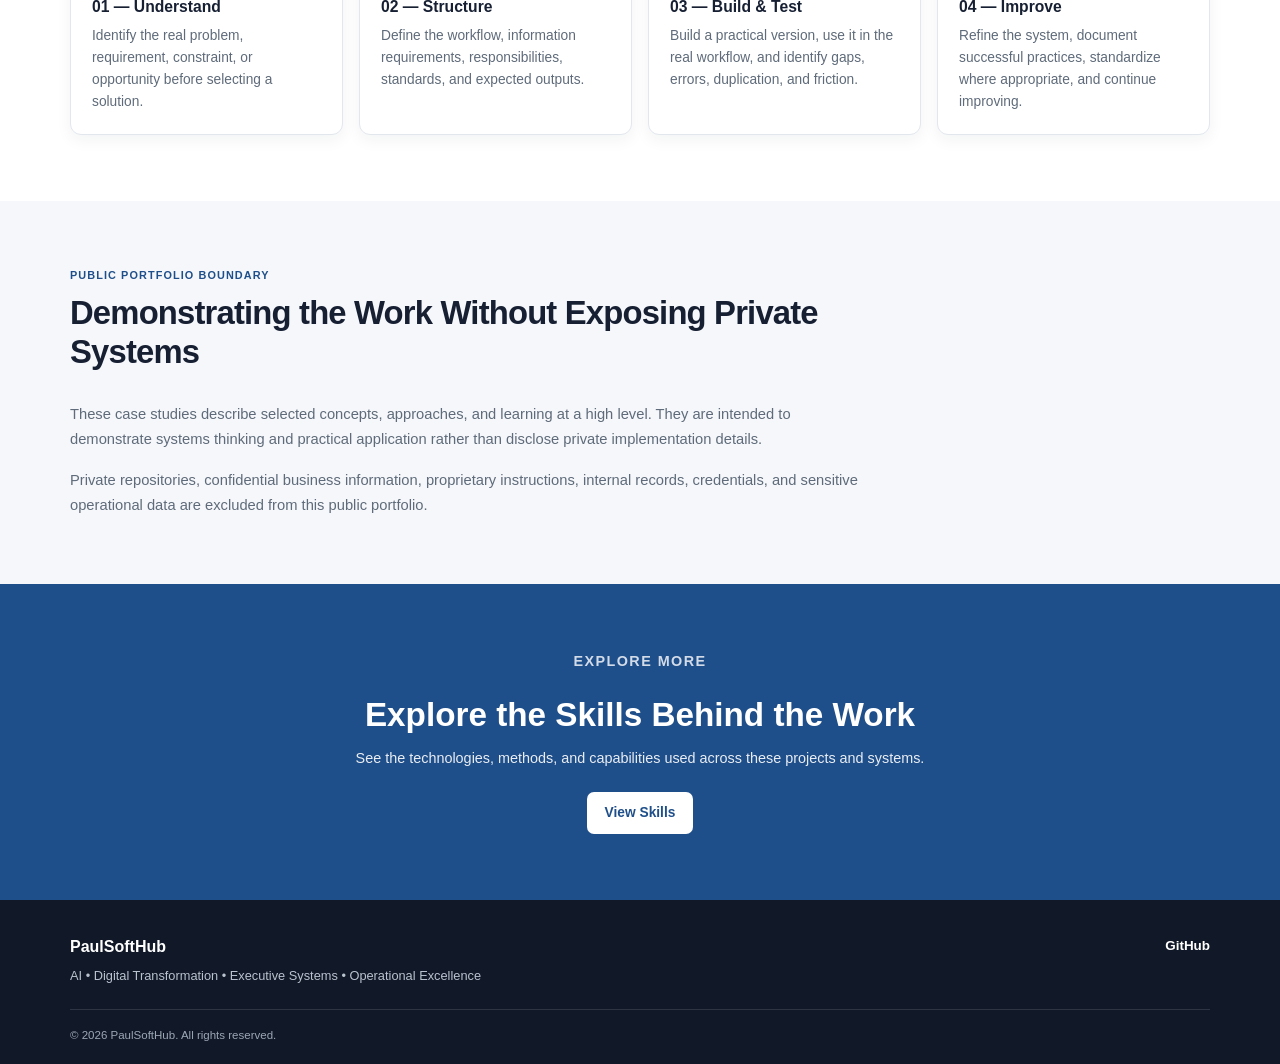
<file: case-studies.html>
<!DOCTYPE html>
<html lang="en">
<head>
    <meta charset="UTF-8">
    <meta name="viewport" content="width=device-width, initial-scale=1.0">

    <title>Case Studies | PaulSoftHub</title>

    <meta
        name="description"
        content="Selected case studies demonstrating practical approaches to AI systems, executive workflows, management information, and operational excellence."
    >

    <link rel="stylesheet" href="style.css">
</head>

<body>

    <!-- =========================
         HEADER / NAVIGATION
    ========================== -->

    <header class="site-header">

        <div class="container navigation">

            <a href="index.html" class="brand">
                PaulSoftHub
            </a>

            <nav class="nav-menu" aria-label="Main navigation">

                <a href="index.html">Home</a>
                <a href="about.html">About</a>
                <a href="projects.html">Projects</a>
                <a href="ai-pe-os.html">AI PE-OS</a>
                <a href="case-studies.html">Case Studies</a>
                <a href="skills.html">Skills</a>
                <a href="contact.html">Contact</a>

            </nav>

        </div>

    </header>


    <main>

        <!-- =========================
             PAGE HERO
        ========================== -->

        <section class="hero">

            <div class="container hero-content">

                <p class="eyebrow">
                    CASE STUDIES
                </p>

                <h1>
                    From Real Problems to Structured Systems
                </h1>

                <p class="hero-description">
                    Selected examples of how management challenges,
                    recurring workflows, and improvement opportunities
                    can be translated into practical digital and
                    AI-enabled systems.
                </p>

            </div>

        </section>


        <!-- =========================
             CASE STUDY 01
        ========================== -->

        <section class="section">

            <div class="container">

                <div class="section-heading">

                    <p class="eyebrow">
                        CASE STUDY 01
                    </p>

                    <h2>
                        Paul AI OS
                    </h2>

                </div>

                <div class="case-study-grid">

                    <article class="case-card">

                        <span class="case-number">
                            PROBLEM
                        </span>

                        <h3>
                            AI Work Becomes Difficult to Reuse
                        </h3>

                        <p>
                            Repeated AI work can become scattered across
                            conversations, projects, tools, and manually
                            recreated instructions. This makes successful
                            workflows difficult to standardize and improve.
                        </p>

                    </article>


                    <article class="case-card">

                        <span class="case-number">
                            APPROACH
                        </span>

                        <h3>
                            Treat Prompts as Reusable Assets
                        </h3>

                        <p>
                            The approach is to organize prompts, workflows,
                            knowledge, templates, documentation, and
                            automation into a structured operating system
                            rather than treating each AI conversation as
                            an isolated activity.
                        </p>

                    </article>


                    <article class="case-card">

                        <span class="case-number">
                            SYSTEM
                        </span>

                        <h3>
                            Versioned & Structured AI Workflows
                        </h3>

                        <p>
                            Reusable prompts are given clear identities,
                            versions, purposes, and documentation so that
                            successful workflows can be maintained,
                            tested, and improved over time.
                        </p>

                    </article>


                    <article class="case-card">

                        <span class="case-number">
                            LEARNING
                        </span>

                        <h3>
                            Prompt = Software
                        </h3>

                        <p>
                            A key principle is to treat a useful prompt
                            more like software: it should be identifiable,
                            reusable, version-controlled, documented,
                            tested, and improved rather than recreated
                            from memory.
                        </p>

                    </article>

                </div>

            </div>

        </section>


        <!-- =========================
             CASE STUDY 02
        ========================== -->

        <section class="section section-alt">

            <div class="container">

                <div class="section-heading">

                    <p class="eyebrow">
                        CASE STUDY 02
                    </p>

                    <h2>
                        Executive Email Assistant
                    </h2>

                </div>

                <div class="case-study-grid">

                    <article class="case-card">

                        <span class="case-number">
                            PROBLEM
                        </span>

                        <h3>
                            High-Volume Executive Information
                        </h3>

                        <p>
                            Important executive communication can be mixed
                            with routine messages, promotional material,
                            internal updates, meetings, deadlines, and
                            follow-up requirements.
                        </p>

                    </article>


                    <article class="case-card">

                        <span class="case-number">
                            APPROACH
                        </span>

                        <h3>
                            Structured Daily Triage
                        </h3>

                        <p>
                            The workflow organizes incoming communication
                            according to urgency, business relevance,
                            meetings, commercial matters, finance, HR,
                            internal operations, security, and lower-priority
                            information.
                        </p>

                    </article>


                    <article class="case-card">

                        <span class="case-number">
                            WORKFLOW
                        </span>

                        <h3>
                            Review → Triage → Deep Read → Brief
                        </h3>

                        <p>
                            Priority information is reviewed more deeply
                            while low-value communication is handled with
                            less processing. The result is a structured
                            executive briefing focused on what requires
                            attention.
                        </p>

                    </article>


                    <article class="case-card">

                        <span class="case-number">
                            LEARNING
                        </span>

                        <h3>
                            Evidence Before Inference
                        </h3>

                        <p>
                            A reliable executive workflow must distinguish
                            between information actually retrieved from the
                            source and assumptions. Important dates,
                            quantities, deadlines, and decisions should be
                            supported by the underlying communication.
                        </p>

                    </article>

                </div>

            </div>

        </section>


        <!-- =========================
             CASE STUDY 03
        ========================== -->

        <section class="section">

            <div class="container">

                <div class="section-heading">

                    <p class="eyebrow">
                        CASE STUDY 03
                    </p>

                    <h2>
                        Management Review Dashboard
                    </h2>

                </div>

                <div class="case-study-grid">

                    <article class="case-card">

                        <span class="case-number">
                            PROBLEM
                        </span>

                        <h3>
                            Management Information Across Functions
                        </h3>

                        <p>
                            Management review can become fragmented when
                            important performance information is maintained
                            separately across different functions and
                            reporting processes.
                        </p>

                    </article>


                    <article class="case-card">

                        <span class="case-number">
                            APPROACH
                        </span>

                        <h3>
                            Bring Review Around Key Indicators
                        </h3>

                        <p>
                            The concept is to organize selected operational
                            and management indicators into a structured
                            review environment that makes important
                            information easier to understand and discuss.
                        </p>

                    </article>


                    <article class="case-card">

                        <span class="case-number">
                            SYSTEM
                        </span>

                        <h3>
                            Structured Management Review
                        </h3>

                        <p>
                            Different areas can be reviewed through a
                            consistent structure, allowing issues,
                            performance trends, risks, and follow-up
                            requirements to receive appropriate attention.
                        </p>

                    </article>


                    <article class="case-card">

                        <span class="case-number">
                            LEARNING
                        </span>

                        <h3>
                            Visibility Enables Better Action
                        </h3>

                        <p>
                            A dashboard should not simply display numbers.
                            Its value comes from helping management identify
                            what changed, why it matters, what requires
                            attention, and what should happen next.
                        </p>

                    </article>

                </div>

            </div>

        </section>


        <!-- =========================
             CASE STUDY 04
        ========================== -->

        <section class="section section-alt">

            <div class="container">

                <div class="section-heading">

                    <p class="eyebrow">
                        CASE STUDY 04
                    </p>

                    <h2>
                        Digital TPM & Operational Excellence
                    </h2>

                </div>

                <div class="case-study-grid">

                    <article class="case-card">

                        <span class="case-number">
                            PROBLEM
                        </span>

                        <h3>
                            Turning Improvement Philosophy into Daily Practice
                        </h3>

                        <p>
                            Operational excellence requires more than
                            periodic reporting. It depends on structured
                            standards, visibility, accountability,
                            problem solving, and continuous improvement.
                        </p>

                    </article>


                    <article class="case-card">

                        <span class="case-number">
                            APPROACH
                        </span>

                        <h3>
                            Connect People, Process & Information
                        </h3>

                        <p>
                            Digital systems can support improvement by
                            organizing operational information and making
                            important performance signals easier to review
                            and act upon.
                        </p>

                    </article>


                    <article class="case-card">

                        <span class="case-number">
                            PRINCIPLE
                        </span>

                        <h3>
                            Zero-Loss Thinking
                        </h3>

                        <p>
                            The improvement mindset focuses on systematically
                            identifying and eliminating losses while
                            strengthening reliability, quality, safety,
                            productivity, and process discipline.
                        </p>

                    </article>


                    <article class="case-card">

                        <span class="case-number">
                            LEARNING
                        </span>

                        <h3>
                            Digital Transformation Should Strengthen the System
                        </h3>

                        <p>
                            Technology should support an existing management
                            discipline rather than create additional
                            complexity. The objective is a simpler,
                            clearer, and more actionable management system.
                        </p>

                    </article>

                </div>

            </div>

        </section>


        <!-- =========================
             COMMON METHOD
        ========================== -->

        <section class="section">

            <div class="container">

                <div class="section-heading">

                    <p class="eyebrow">
                        COMMON METHOD
                    </p>

                    <h2>
                        A Repeatable Improvement Cycle
                    </h2>

                </div>

                <div class="feature-grid">

                    <article class="feature-card">

                        <h3>
                            01 — Understand
                        </h3>

                        <p>
                            Identify the real problem, requirement,
                            constraint, or opportunity before selecting
                            a solution.
                        </p>

                    </article>


                    <article class="feature-card">

                        <h3>
                            02 — Structure
                        </h3>

                        <p>
                            Define the workflow, information requirements,
                            responsibilities, standards, and expected
                            outputs.
                        </p>

                    </article>


                    <article class="feature-card">

                        <h3>
                            03 — Build & Test
                        </h3>

                        <p>
                            Build a practical version, use it in the real
                            workflow, and identify gaps, errors, duplication,
                            and friction.
                        </p>

                    </article>


                    <article class="feature-card">

                        <h3>
                            04 — Improve
                        </h3>

                        <p>
                            Refine the system, document successful
                            practices, standardize where appropriate,
                            and continue improving.
                        </p>

                    </article>

                </div>

            </div>

        </section>


        <!-- =========================
             PUBLIC PORTFOLIO BOUNDARY
        ========================== -->

        <section class="section section-alt">

            <div class="container">

                <div class="section-heading">

                    <p class="eyebrow">
                        PUBLIC PORTFOLIO BOUNDARY
                    </p>

                    <h2>
                        Demonstrating the Work Without Exposing Private Systems
                    </h2>

                </div>

                <div class="about-content">

                    <p>
                        These case studies describe selected concepts,
                        approaches, and learning at a high level. They are
                        intended to demonstrate systems thinking and
                        practical application rather than disclose private
                        implementation details.
                    </p>

                    <p>
                        Private repositories, confidential business
                        information, proprietary instructions, internal
                        records, credentials, and sensitive operational
                        data are excluded from this public portfolio.
                    </p>

                </div>

            </div>

        </section>


        <!-- =========================
             CALL TO ACTION
        ========================== -->

        <section class="section contact-section">

            <div class="container contact-content">

                <p class="eyebrow">
                    EXPLORE MORE
                </p>

                <h2>
                    Explore the Skills Behind the Work
                </h2>

                <p>
                    See the technologies, methods, and capabilities used
                    across these projects and systems.
                </p>

                <a
                    href="skills.html"
                    class="button primary"
                >
                    View Skills
                </a>

            </div>

        </section>

    </main>


    <!-- =========================
         FOOTER
    ========================== -->

    <footer class="site-footer">

        <div class="container footer-content">

            <div>

                <strong>
                    PaulSoftHub
                </strong>

                <p>
                    AI • Digital Transformation • Executive Systems •
                    Operational Excellence
                </p>

            </div>

            <div>

                <a
                    href="https://github.com/PaulSoftHub"
                    target="_blank"
                    rel="noopener noreferrer"
                >
                    GitHub
                </a>

            </div>

        </div>


        <div class="container copyright">

            <p>
                © 2026 PaulSoftHub. All rights reserved.
            </p>

        </div>

    </footer>

</body>
</html>
</file>
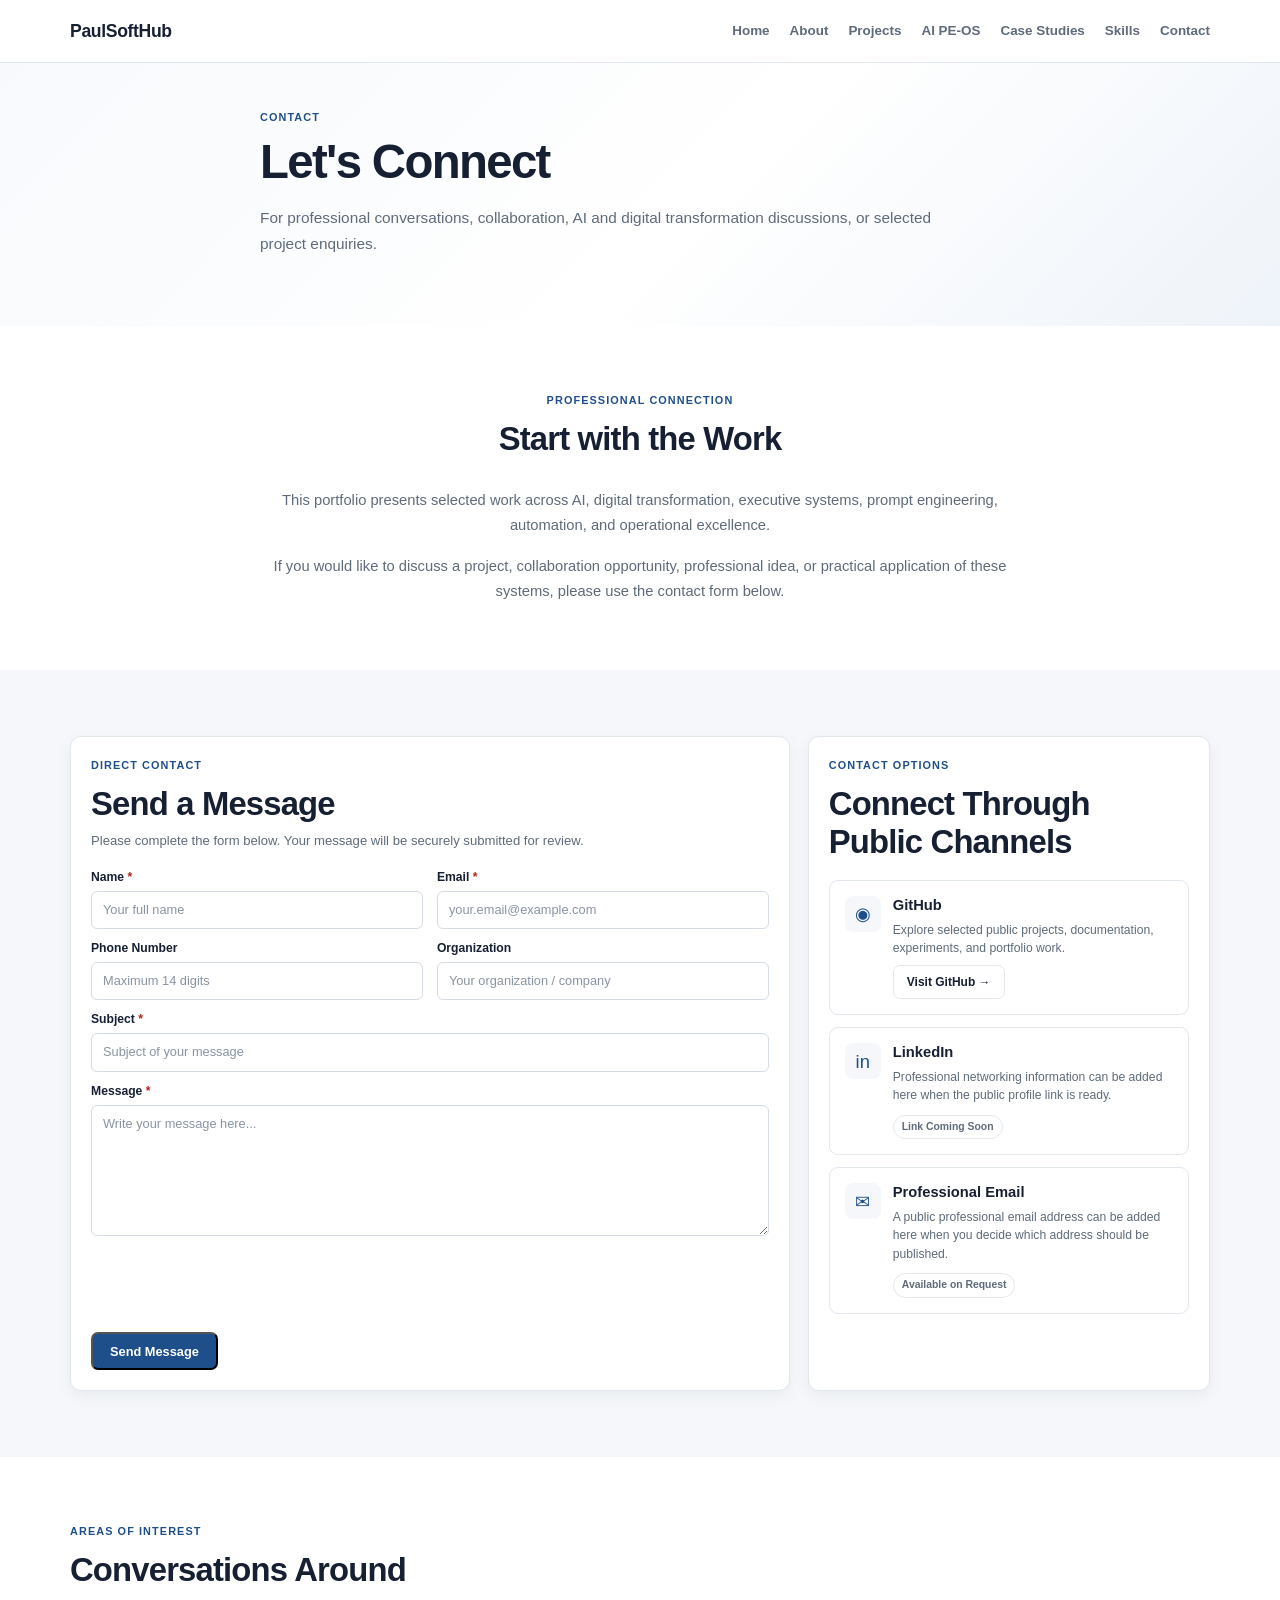
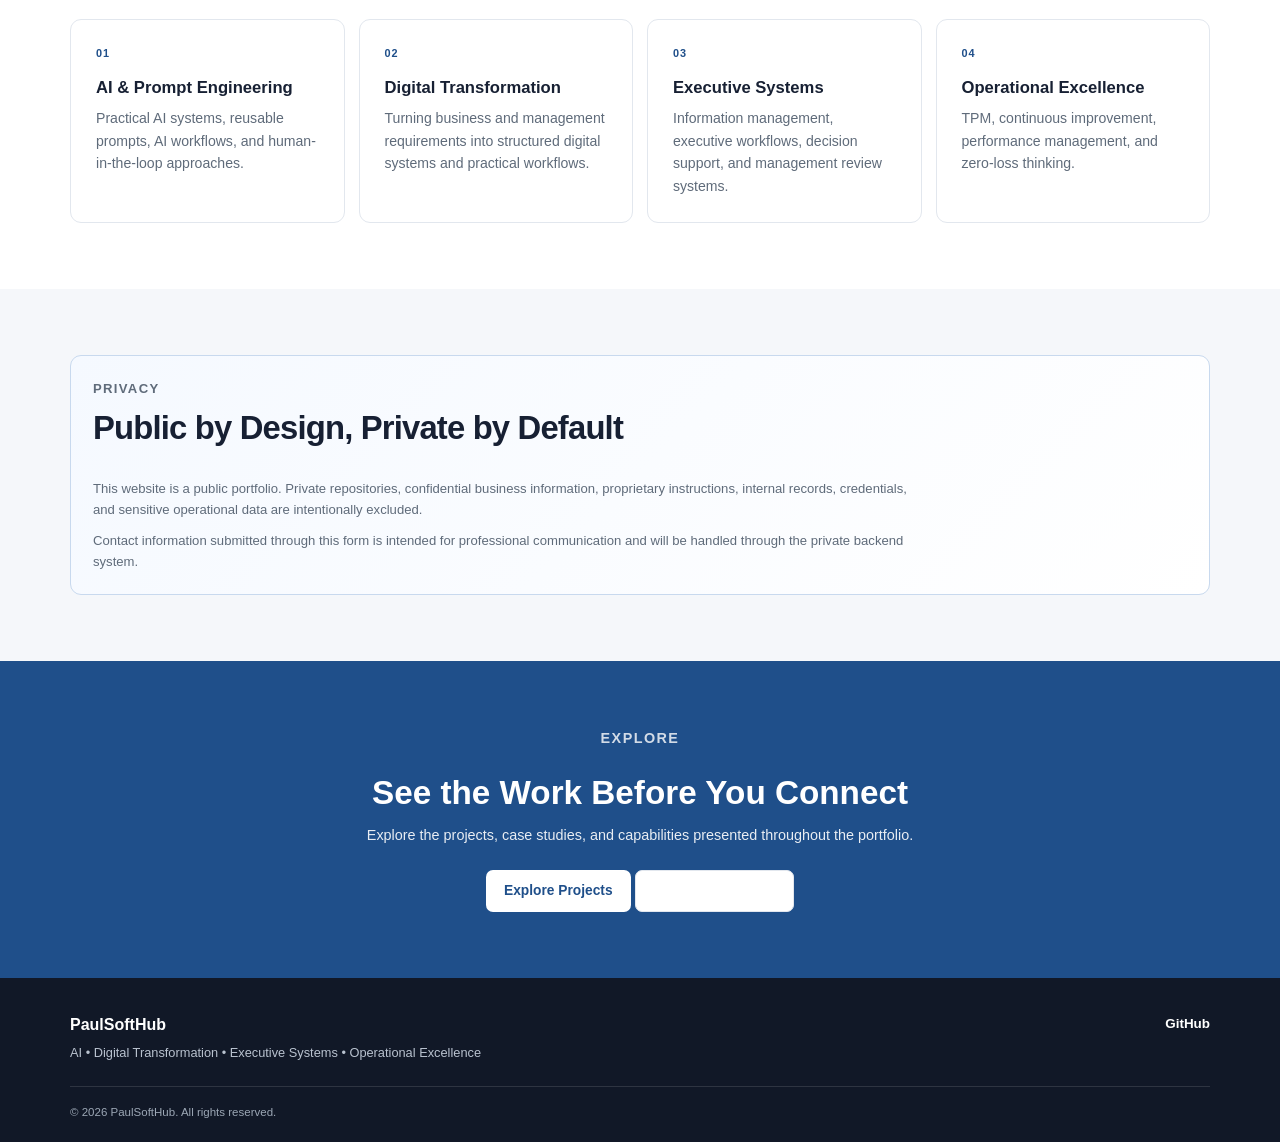
<file: contact.html>
<!DOCTYPE html>
<html lang="en">
<head>

    <meta charset="UTF-8">

    <meta
        name="viewport"
        content="width=device-width, initial-scale=1.0"
    >

    <title>Contact | PaulSoftHub</title>

    <meta
        name="description"
        content="Connect with PaulSoftHub for professional conversations, collaboration, AI, digital transformation, executive systems, and operational excellence."
    >

    <link
        rel="stylesheet"
        href="style.css"
    >

    <!-- =====================================================
         CLOUDFLARE TURNSTILE
    ====================================================== -->

    <script
        src="https://challenges.cloudflare.com/turnstile/v0/api.js"
        async
        defer
    ></script>

</head>


<body class="contact-page">


    <!-- =====================================================
         HEADER / NAVIGATION
    ====================================================== -->

    <header class="site-header">

        <div class="container navigation">

            <a
                href="index.html"
                class="brand"
            >
                PaulSoftHub
            </a>


            <nav
                class="nav-menu"
                aria-label="Main navigation"
            >

                <a href="index.html">
                    Home
                </a>

                <a href="about.html">
                    About
                </a>

                <a href="projects.html">
                    Projects
                </a>

                <a href="ai-pe-os.html">
                    AI PE-OS
                </a>

                <a href="case-studies.html">
                    Case Studies
                </a>

                <a href="skills.html">
                    Skills
                </a>

                <a href="contact.html">
                    Contact
                </a>

            </nav>

        </div>

    </header>


    <main>


        <!-- =================================================
             PAGE HERO
        ================================================== -->

        <section class="hero">

            <div class="container hero-content">

                <p class="eyebrow">
                    CONTACT
                </p>

                <h1>
                    Let's Connect
                </h1>

                <p class="hero-description">
                    For professional conversations, collaboration,
                    AI and digital transformation discussions, or
                    selected project enquiries.
                </p>

            </div>

        </section>


        <!-- =================================================
             CONTACT INTRODUCTION
        ================================================== -->

        <section class="section contact-intro">

            <div class="container">

                <div class="section-heading">

                    <p class="eyebrow">
                        PROFESSIONAL CONNECTION
                    </p>

                    <h2>
                        Start with the Work
                    </h2>

                </div>


                <div class="about-content">

                    <p>
                        This portfolio presents selected work across
                        AI, digital transformation, executive systems,
                        prompt engineering, automation, and operational
                        excellence.
                    </p>

                    <p>
                        If you would like to discuss a project,
                        collaboration opportunity, professional idea,
                        or practical application of these systems,
                        please use the contact form below.
                    </p>

                </div>

            </div>

        </section>


        <!-- =================================================
             DIRECT CONTACT
        ================================================== -->

        <section class="section section-alt">

            <div class="container">

                <div class="contact-layout">


                    <!-- =====================================
                         LEFT PANEL — CONTACT FORM
                    ====================================== -->

                    <div class="contact-panel">

                        <div class="section-heading">

                            <p class="eyebrow">
                                DIRECT CONTACT
                            </p>

                            <h2>
                                Send a Message
                            </h2>

                            <p>
                                Please complete the form below.
                                Your message will be securely
                                submitted for review.
                            </p>

                        </div>


                        <!-- =================================
                             FORM
                        ================================== -->

                        <form
                            id="contactForm"
                            class="contact-form"
                            novalidate
                        >


                            <!-- =============================
                                 NAME + EMAIL
                            ============================== -->

                            <div class="form-row">


                                <!-- NAME -->

                                <div class="form-group">

                                    <label for="name">
                                        Name
                                        <span
                                            aria-hidden="true"
                                        >*</span>
                                    </label>

                                    <input
                                        type="text"
                                        id="name"
                                        name="name"
                                        maxlength="100"
                                        autocomplete="name"
                                        placeholder="Your full name"
                                        required
                                    >

                                </div>


                                <!-- EMAIL -->

                                <div class="form-group">

                                    <label for="email">
                                        Email
                                        <span
                                            aria-hidden="true"
                                        >*</span>
                                    </label>

                                    <input
                                        type="email"
                                        id="email"
                                        name="email"
                                        maxlength="254"
                                        autocomplete="email"
                                        placeholder="your.email@example.com"
                                        required
                                    >

                                </div>


                            </div>


                            <!-- =============================
                                 PHONE + ORGANIZATION
                            ============================== -->

                            <div class="form-row">


                                <!-- PHONE -->

                                <div class="form-group">

                                    <label for="phone">
                                        Phone Number
                                    </label>

                                    <input
                                        type="tel"
                                        id="phone"
                                        name="phone"
                                        maxlength="14"
                                        inputmode="numeric"
                                        autocomplete="tel"
                                        placeholder="Maximum 14 digits"
                                    >

                                </div>


                                <!-- ORGANIZATION -->

                                <div class="form-group">

                                    <label for="organization">
                                        Organization
                                    </label>

                                    <input
                                        type="text"
                                        id="organization"
                                        name="organization"
                                        maxlength="200"
                                        autocomplete="organization"
                                        placeholder="Your organization / company"
                                    >

                                </div>


                            </div>


                            <!-- =============================
                                 SUBJECT
                            ============================== -->

                            <div class="form-group">

                                <label for="subject">
                                    Subject
                                    <span
                                        aria-hidden="true"
                                    >*</span>
                                </label>

                                <input
                                    type="text"
                                    id="subject"
                                    name="subject"
                                    maxlength="200"
                                    placeholder="Subject of your message"
                                    required
                                >

                            </div>


                            <!-- =============================
                                 MESSAGE
                            ============================== -->

                            <div class="form-group">

                                <label for="message">
                                    Message
                                    <span
                                        aria-hidden="true"
                                    >*</span>
                                </label>

                                <textarea
                                    id="message"
                                    name="message"
                                    rows="6"
                                    maxlength="5000"
                                    placeholder="Write your message here..."
                                    required
                                ></textarea>

                            </div>


                            <!-- =============================
                                 HONEYPOT
                                 Anti-spam field
                            ============================== -->

                            <div
                                aria-hidden="true"
                                style="
                                    position:absolute;
                                    left:-9999px;
                                    width:1px;
                                    height:1px;
                                    overflow:hidden;
                                "
                            >

                                <label for="website">
                                    Website
                                </label>

                                <input
                                    type="text"
                                    id="website"
                                    name="website"
                                    tabindex="-1"
                                    autocomplete="off"
                                >

                            </div>


                            <!-- =============================
                                 CLOUDFLARE TURNSTILE
                            ============================== -->

                            <div class="form-group">

                                <div
                                    class="cf-turnstile"
                                    id="turnstileWidget"
                                    data-sitekey="0x4AAAAAAEWkx1OJYNOMs3d9"
                                    data-theme="auto"
                                ></div>

                            </div>


                            <!-- =============================
                                 STATUS MESSAGE
                            ============================== -->

                            <div
                                id="formStatus"
                                role="status"
                                aria-live="polite"
                                style="display:none;"
                            ></div>


                            <!-- =============================
                                 SUBMIT BUTTON
                            ============================== -->

                            <div class="button-group">

                                <button
                                    type="submit"
                                    id="submitButton"
                                    class="button primary"
                                >
                                    Send Message
                                </button>

                            </div>


                        </form>

                    </div>


                    <!-- =====================================
                         RIGHT PANEL — CONTACT OPTIONS
                    ====================================== -->

                    <div class="contact-panel">

                        <div class="section-heading">

                            <p class="eyebrow">
                                CONTACT OPTIONS
                            </p>

                            <h2>
                                Connect Through Public Channels
                            </h2>

                        </div>


                        <div class="contact-options">


                            <!-- =============================
                                 GITHUB
                            ============================== -->

                            <article class="contact-option">

                                <div class="contact-option-header">

                                    <div
                                        class="contact-option-icon"
                                        aria-hidden="true"
                                    >
                                        ◉
                                    </div>


                                    <div>

                                        <h3>
                                            GitHub
                                        </h3>

                                        <p>
                                            Explore selected public
                                            projects, documentation,
                                            experiments, and portfolio
                                            work.
                                        </p>

                                        <a
                                            href="https://github.com/PaulSoftHub"
                                            target="_blank"
                                            rel="noopener noreferrer"
                                            class="button secondary"
                                        >
                                            Visit GitHub →
                                        </a>

                                    </div>

                                </div>

                            </article>


                            <!-- =============================
                                 LINKEDIN
                            ============================== -->

                            <article class="contact-option">

                                <div class="contact-option-header">

                                    <div
                                        class="contact-option-icon"
                                        aria-hidden="true"
                                    >
                                        in
                                    </div>


                                    <div>

                                        <h3>
                                            LinkedIn
                                        </h3>

                                        <p>
                                            Professional networking
                                            information can be added
                                            here when the public profile
                                            link is ready.
                                        </p>

                                        <span class="project-status">
                                            Link Coming Soon
                                        </span>

                                    </div>

                                </div>

                            </article>


                            <!-- =============================
                                 PROFESSIONAL EMAIL
                            ============================== -->

                            <article class="contact-option">

                                <div class="contact-option-header">

                                    <div
                                        class="contact-option-icon"
                                        aria-hidden="true"
                                    >
                                        ✉
                                    </div>


                                    <div>

                                        <h3>
                                            Professional Email
                                        </h3>

                                        <p>
                                            A public professional email
                                            address can be added here
                                            when you decide which address
                                            should be published.
                                        </p>

                                        <span class="project-status">
                                            Available on Request
                                        </span>

                                    </div>

                                </div>

                            </article>


                        </div>

                    </div>


                </div>

            </div>

        </section>


        <!-- =================================================
             AREAS OF INTEREST
        ================================================== -->

        <section class="section">

            <div class="container">

                <div class="section-heading">

                    <p class="eyebrow">
                        AREAS OF INTEREST
                    </p>

                    <h2>
                        Conversations Around
                    </h2>

                </div>


                <div class="contact-interest-grid">


                    <!-- 01 -->

                    <article class="case-card">

                        <span class="case-number">
                            01
                        </span>

                        <h3>
                            AI & Prompt Engineering
                        </h3>

                        <p>
                            Practical AI systems, reusable prompts,
                            AI workflows, and human-in-the-loop
                            approaches.
                        </p>

                    </article>


                    <!-- 02 -->

                    <article class="case-card">

                        <span class="case-number">
                            02
                        </span>

                        <h3>
                            Digital Transformation
                        </h3>

                        <p>
                            Turning business and management requirements
                            into structured digital systems and practical
                            workflows.
                        </p>

                    </article>


                    <!-- 03 -->

                    <article class="case-card">

                        <span class="case-number">
                            03
                        </span>

                        <h3>
                            Executive Systems
                        </h3>

                        <p>
                            Information management, executive workflows,
                            decision support, and management review
                            systems.
                        </p>

                    </article>


                    <!-- 04 -->

                    <article class="case-card">

                        <span class="case-number">
                            04
                        </span>

                        <h3>
                            Operational Excellence
                        </h3>

                        <p>
                            TPM, continuous improvement, performance
                            management, and zero-loss thinking.
                        </p>

                    </article>


                </div>

            </div>

        </section>


        <!-- =================================================
             PRIVACY
        ================================================== -->

        <section class="section section-alt">

            <div class="container">

                <div class="contact-privacy">

                    <div class="section-heading">

                        <p class="eyebrow">
                            PRIVACY
                        </p>

                        <h2>
                            Public by Design, Private by Default
                        </h2>

                    </div>


                    <p>
                        This website is a public portfolio.
                        Private repositories, confidential business
                        information, proprietary instructions,
                        internal records, credentials, and sensitive
                        operational data are intentionally excluded.
                    </p>


                    <p>
                        Contact information submitted through this form
                        is intended for professional communication and
                        will be handled through the private backend
                        system.
                    </p>

                </div>

            </div>

        </section>


        <!-- =================================================
             FINAL CALL TO ACTION
        ================================================== -->

        <section class="section contact-section">

            <div class="container contact-content">

                <p class="eyebrow">
                    EXPLORE
                </p>

                <h2>
                    See the Work Before You Connect
                </h2>

                <p>
                    Explore the projects, case studies, and capabilities
                    presented throughout the portfolio.
                </p>


                <div class="button-group">

                    <a
                        href="projects.html"
                        class="button primary"
                    >
                        Explore Projects
                    </a>

                    <a
                        href="case-studies.html"
                        class="button secondary"
                    >
                        View Case Studies
                    </a>

                </div>

            </div>

        </section>


    </main>


    <!-- =====================================================
         FOOTER
    ====================================================== -->

    <footer class="site-footer">

        <div class="container footer-content">


            <div>

                <strong>
                    PaulSoftHub
                </strong>

                <p>
                    AI • Digital Transformation • Executive Systems •
                    Operational Excellence
                </p>

            </div>


            <div>

                <a
                    href="https://github.com/PaulSoftHub"
                    target="_blank"
                    rel="noopener noreferrer"
                >
                    GitHub
                </a>

            </div>


        </div>


        <div class="container copyright">

            <p>
                © 2026 PaulSoftHub. All rights reserved.
            </p>

        </div>

    </footer>


    <!-- =====================================================
         CONTACT FORM JAVASCRIPT
    ====================================================== -->

    <script>

        /* ====================================================
        GOOGLE APPS SCRIPT WEB APP
        ==================================================== */

        const CONTACT_BACKEND_URL =
            'https://script.google.com/macros/s/AKfycbyKSslZ_ncC4x80hdCYNrXmNph_ZkRgkb9qP5-j8z_GSSj8aBa_saZWCFMpF82wmSt7fw/exec';


        /* ====================================================
           DOM ELEMENTS
        ==================================================== */

        const contactForm =
            document.getElementById(
                'contactForm'
            );


        const submitButton =
            document.getElementById(
                'submitButton'
            );


        const formStatus =
            document.getElementById(
                'formStatus'
            );


        /* ====================================================
           SHOW STATUS
        ==================================================== */

        function showStatus(
            message,
            success
        ) {

            formStatus.textContent =
                message;


            formStatus.style.display =
                'block';


            formStatus.setAttribute(
                'data-status',
                success
                    ? 'success'
                    : 'error'
            );

        }


        /* ====================================================
           CLEAR STATUS
        ==================================================== */

        function clearStatus() {

            formStatus.textContent =
                '';

            formStatus.style.display =
                'none';

            formStatus.removeAttribute(
                'data-status'
            );

        }


        /* ====================================================
           GET TURNSTILE TOKEN
        ==================================================== */

        function getTurnstileToken() {

            const responseElement =
                document.querySelector(
                    '[name="cf-turnstile-response"]'
                );


            if (
                !responseElement
            ) {

                return '';

            }


            return responseElement.value.trim();

        }


        /* ====================================================
           RESET TURNSTILE
        ==================================================== */

        function resetTurnstile() {

            if (
                typeof turnstile !==
                'undefined'
            ) {

                try {

                    turnstile.reset();

                } catch (error) {

                    console.warn(
                        'Unable to reset Turnstile:',
                        error
                    );

                }

            }

        }


        /* ====================================================
           FORM SUBMISSION
        ==================================================== */

        contactForm.addEventListener(
            'submit',
            async function(event) {

                event.preventDefault();


                clearStatus();


                /* ============================================
                   COLLECT FORM FIELDS
                ============================================= */

                const name =
                    document
                        .getElementById('name')
                        .value
                        .trim();


                const email =
                    document
                        .getElementById('email')
                        .value
                        .trim();


                const phone =
                    document
                        .getElementById('phone')
                        .value
                        .trim();


                const organization =
                    document
                        .getElementById('organization')
                        .value
                        .trim();


                const subject =
                    document
                        .getElementById('subject')
                        .value
                        .trim();


                const message =
                    document
                        .getElementById('message')
                        .value
                        .trim();


                const website =
                    document
                        .getElementById('website')
                        .value
                        .trim();


                /* ============================================
                   FRONTEND REQUIRED-FIELD VALIDATION
                ============================================= */

                if (
                    !name ||
                    !email ||
                    !subject ||
                    !message
                ) {

                    showStatus(
                        'Please complete all required fields.',
                        false
                    );

                    return;

                }


                /* ============================================
                   NAME LENGTH
                ============================================= */

                if (
                    name.length > 100
                ) {

                    showStatus(
                        'Name is too long.',
                        false
                    );

                    return;

                }


                /* ============================================
                   EMAIL LENGTH
                ============================================= */

                if (
                    email.length > 254
                ) {

                    showStatus(
                        'Email address is too long.',
                        false
                    );

                    return;

                }


                /* ============================================
                   PHONE VALIDATION
                ============================================= */

                if (
                    phone !== '' &&
                    !/^\d{1,14}$/.test(phone)
                ) {

                    showStatus(
                        'Phone number must contain digits only and be maximum 14 digits.',
                        false
                    );

                    return;

                }


                /* ============================================
                   ORGANIZATION LENGTH
                ============================================= */

                if (
                    organization.length > 200
                ) {

                    showStatus(
                        'Organization name is too long.',
                        false
                    );

                    return;

                }


                /* ============================================
                   SUBJECT LENGTH
                ============================================= */

                if (
                    subject.length > 200
                ) {

                    showStatus(
                        'Subject is too long.',
                        false
                    );

                    return;

                }


                /* ============================================
                   MESSAGE LENGTH
                ============================================= */

                if (
                    message.length > 5000
                ) {

                    showStatus(
                        'Message is too long.',
                        false
                    );

                    return;

                }


                /* ============================================
                   EMAIL FORMAT
                ============================================= */

                const emailPattern =
                    /^[^\s@]+@[^\s@]+\.[^\s@]+$/;


                if (
                    !emailPattern.test(email)
                ) {

                    showStatus(
                        'Please provide a valid email address.',
                        false
                    );

                    return;

                }


                /* ============================================
                   HONEYPOT CHECK
                ============================================= */

                if (
                    website !== ''
                ) {

                    showStatus(
                        'Submission rejected.',
                        false
                    );

                    return;

                }


                /* ============================================
                   GET TURNSTILE TOKEN
                ============================================= */

                const turnstileToken =
                    getTurnstileToken();


                if (
                    !turnstileToken
                ) {

                    showStatus(
                        'Please complete the security verification.',
                        false
                    );

                    return;

                }


                /* ============================================
                   DISABLE SUBMIT BUTTON
                ============================================= */

                submitButton.disabled =
                    true;


                submitButton.textContent =
                    'Sending...';


                try {


                    /* ========================================
                       BUILD PAYLOAD

                       IMPORTANT:

                       These names MUST match Code.gs:

                       name
                       email
                       phone
                       organization
                       subject
                       message
                       website
                       turnstileToken
                    ========================================= */

                    const payload = {

                        name:
                            name,

                        email:
                            email,

                        phone:
                            phone,

                        organization:
                            organization,

                        subject:
                            subject,

                        message:
                            message,

                        website:
                            website,

                        turnstileToken:
                            turnstileToken

                    };


                    /* ========================================
                       SEND TO APPS SCRIPT
                    ========================================= */

                    const response =
                        await fetch(
                            CONTACT_BACKEND_URL,
                            {

                                method:
                                    'POST',

                                headers: {

                                    'Content-Type':
                                        'text/plain;charset=utf-8'

                                },

                                body:
                                    JSON.stringify(
                                        payload
                                    )

                            }
                        );


                    /* ========================================
                       READ RESPONSE
                    ========================================= */

                    const responseText =
                        await response.text();


                    let result;


                    try {

                        result =
                            JSON.parse(
                                responseText
                            );

                    } catch (
                        parseError
                    ) {

                        console.error(
                            'Invalid backend response:',
                            responseText
                        );


                        throw new Error(
                            'Invalid response from contact service.'
                        );

                    }


                    /* ========================================
                       BACKEND SUCCESS
                    ======================================== */

                    if (
                        result.success === true
                    ) {

                        showStatus(
                            'Thank you. Your message has been submitted successfully.',
                            true
                        );


                        /* Clear form */

                        contactForm.reset();


                        /* Reset Turnstile */

                        resetTurnstile();


                    }


                    /* ========================================
                       BACKEND FAILURE
                    ======================================== */

                    else {

                        showStatus(
                            result.error ||
                            'Unable to submit your message. Please try again.',
                            false
                        );


                        /*
                         * Turnstile tokens are normally
                         * single-use. Reset after a failed
                         * backend verification so the visitor
                         * can obtain a fresh token.
                         */

                        resetTurnstile();

                    }


                } catch (
                    error
                ) {

                    console.error(
                        'Contact form error:',
                        error
                    );


                    showStatus(
                        'Unable to connect to the contact service. Please try again later.',
                        false
                    );


                    resetTurnstile();


                } finally {

                    /* ========================================
                       RE-ENABLE BUTTON
                    ========================================= */

                    submitButton.disabled =
                        false;


                    submitButton.textContent =
                        'Send Message';

                }

            }
        );

    </script>


</body>
</html>
</file>
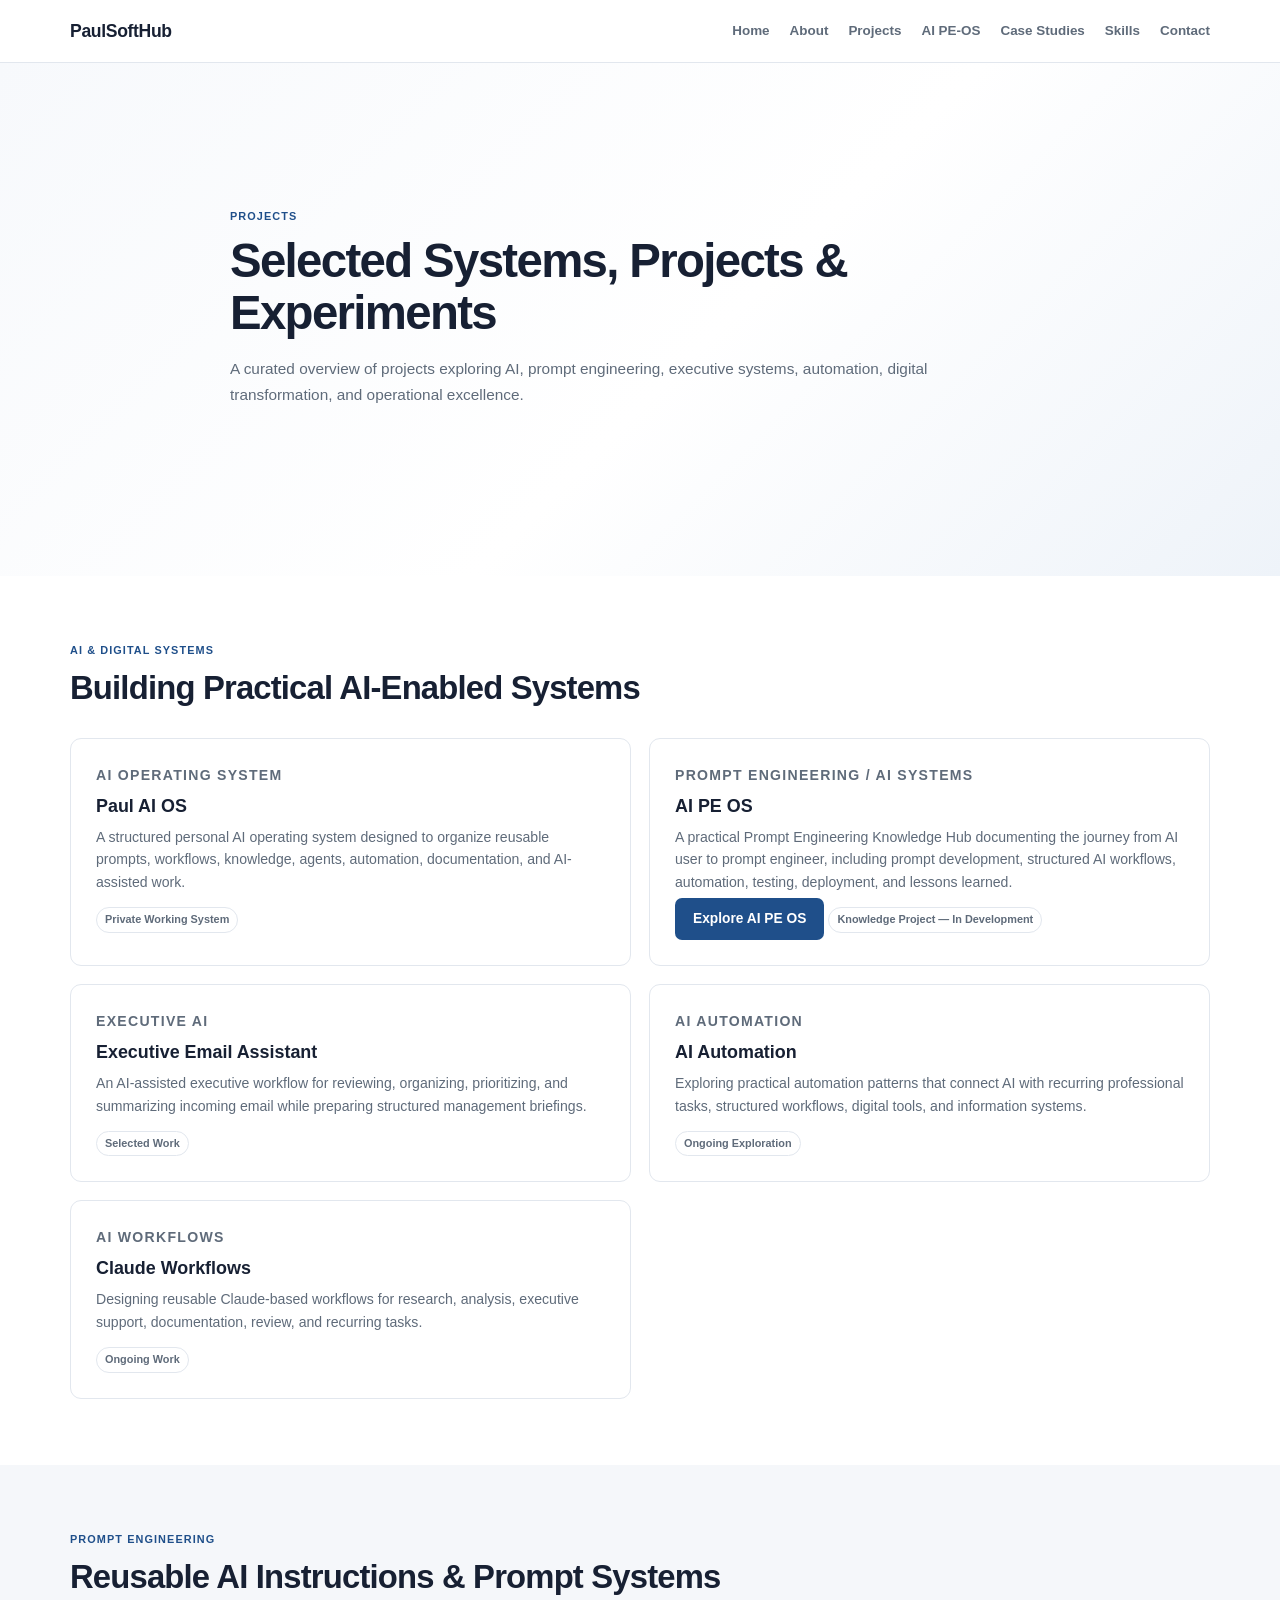
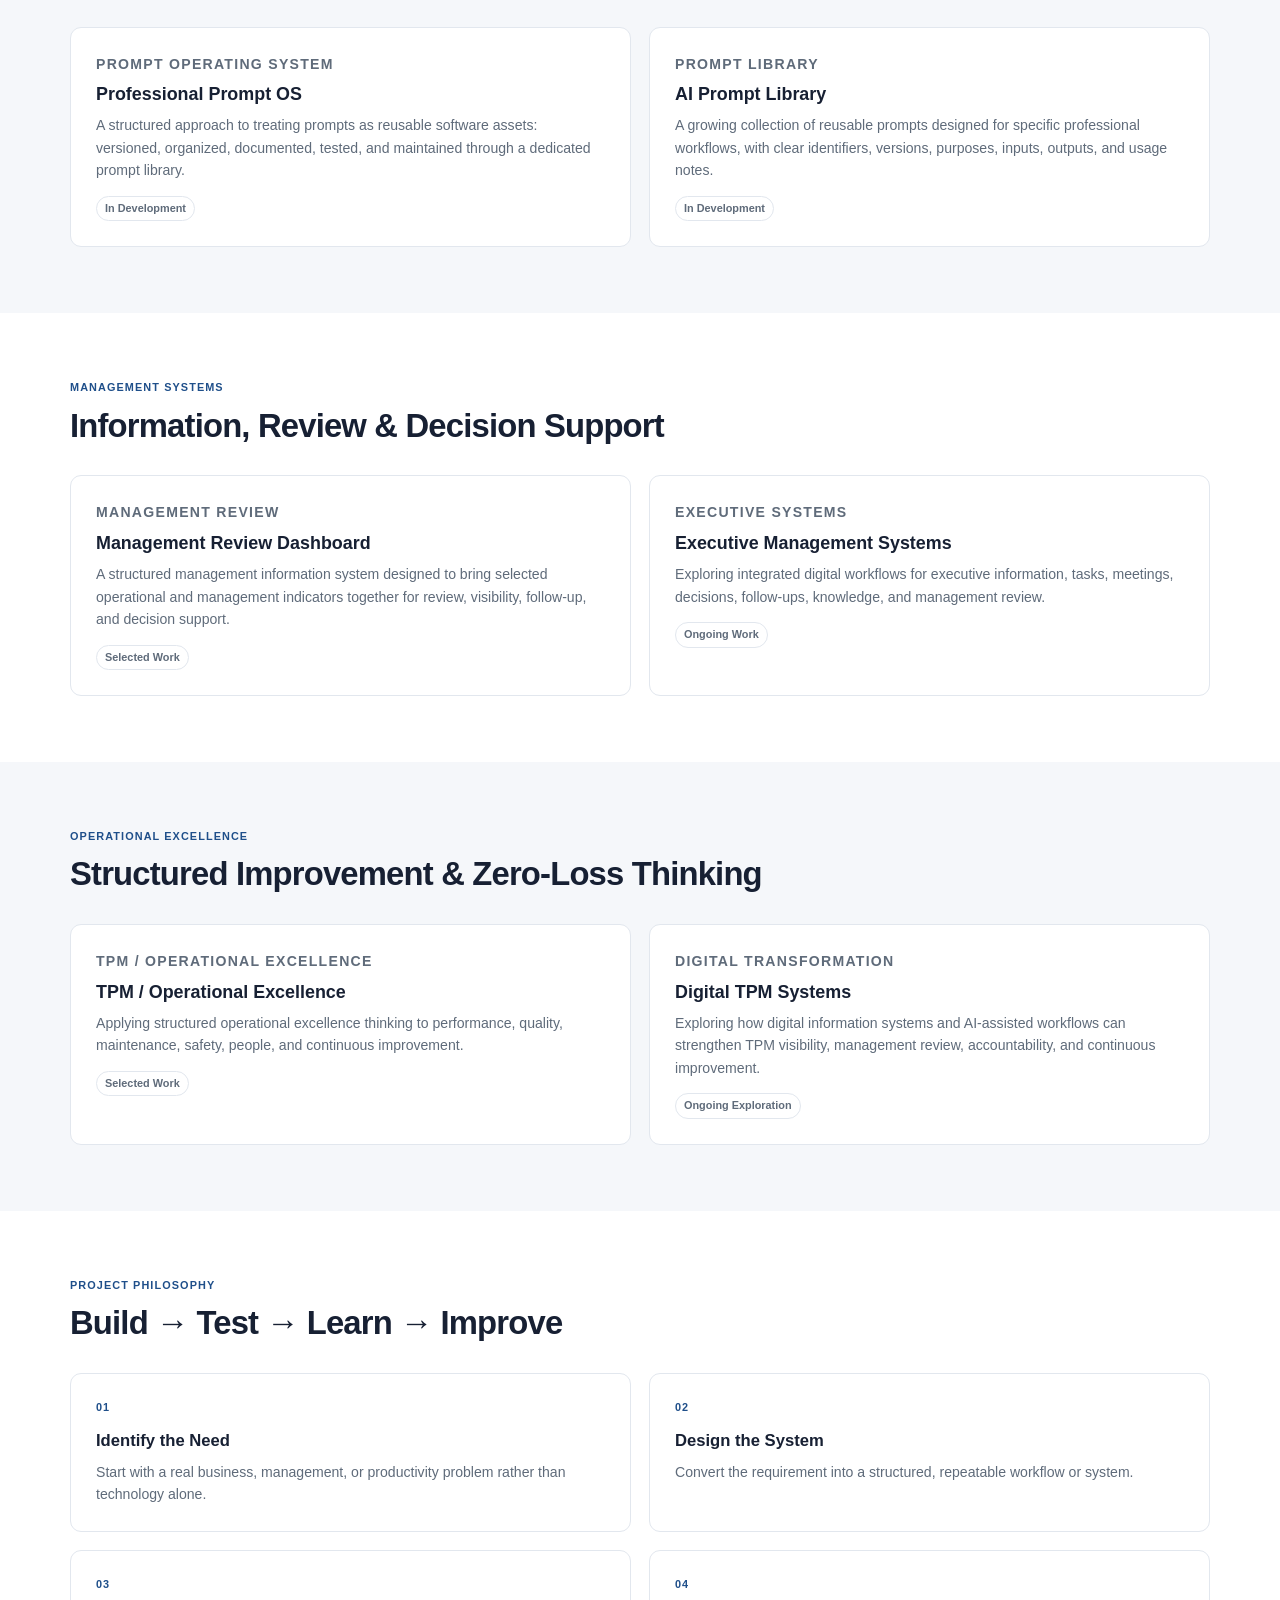
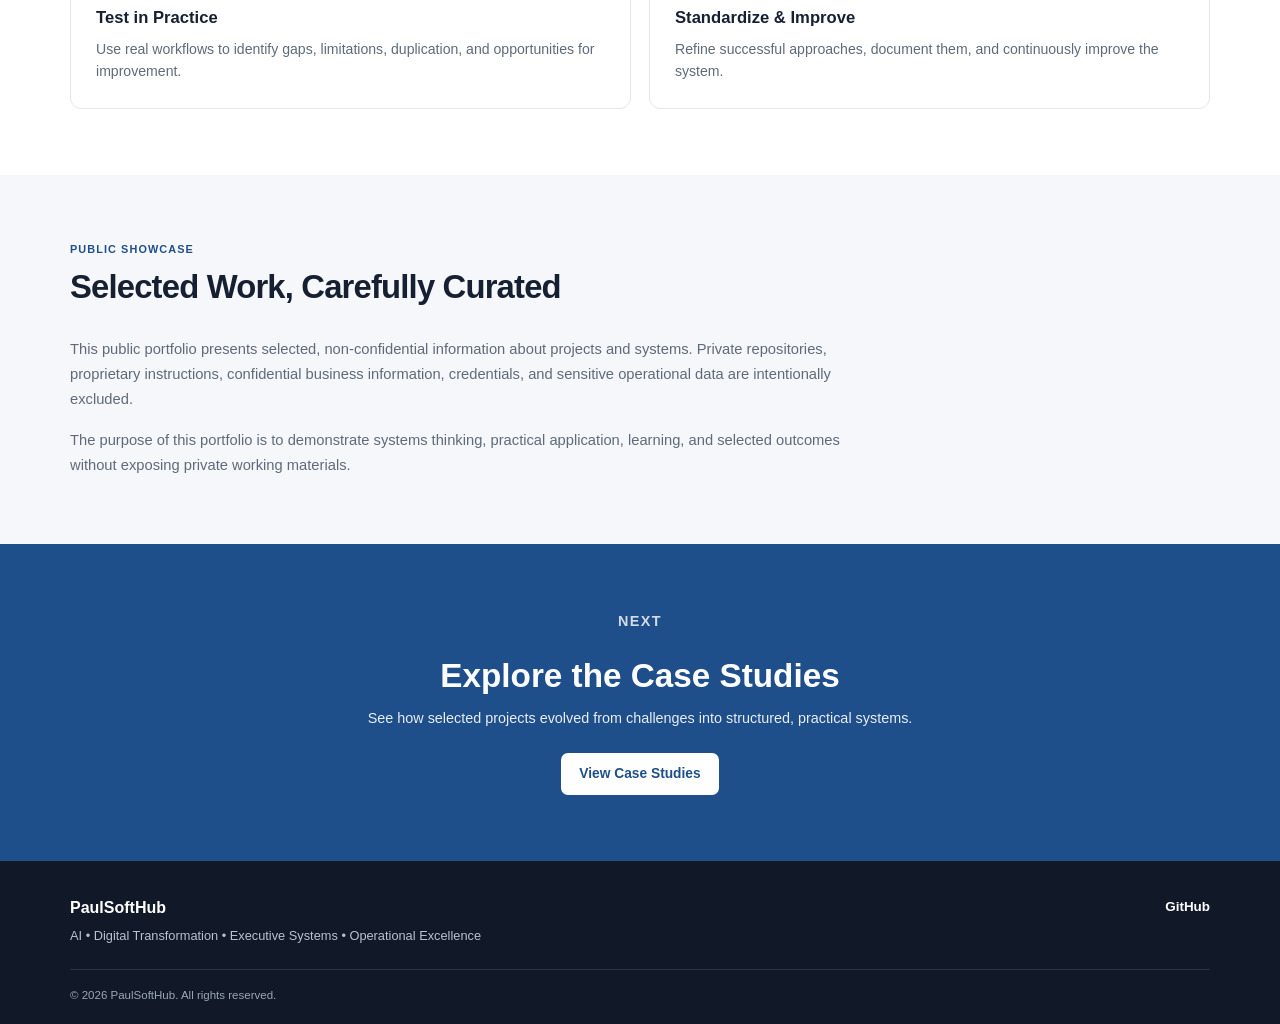
<file: projects.html>
<!DOCTYPE html>
<html lang="en">
<head>
    <meta charset="UTF-8">
    <meta name="viewport" content="width=device-width, initial-scale=1.0">

    <title>Projects | PaulSoftHub</title>

    <meta
        name="description"
        content="Selected projects covering AI operating systems, prompt engineering, executive AI workflows, automation, management systems, and operational excellence."
    >

    <link rel="stylesheet" href="style.css">
</head>

<body>

    <!-- =========================
         HEADER / NAVIGATION
    ========================== -->

    <header class="site-header">

        <div class="container navigation">

            <a href="index.html" class="brand">
                PaulSoftHub
            </a>

            <nav class="nav-menu" aria-label="Main navigation">

                <a href="index.html">Home</a>
                <a href="about.html">About</a>
                <a href="projects.html">Projects</a>
                <a href="ai-pe-os.html">AI PE-OS</a>
                <a href="case-studies.html">Case Studies</a>
                <a href="skills.html">Skills</a>
                <a href="contact.html">Contact</a>

            </nav>

        </div>

    </header>


    <main>

        <!-- =========================
             PAGE HERO
        ========================== -->

        <section class="hero">

            <div class="container hero-content">

                <p class="eyebrow">
                    PROJECTS
                </p>

                <h1>
                    Selected Systems, Projects & Experiments
                </h1>

                <p class="hero-description">
                    A curated overview of projects exploring AI,
                    prompt engineering, executive systems, automation,
                    digital transformation, and operational excellence.
                </p>

            </div>

        </section>


        <!-- =========================
             AI & DIGITAL SYSTEMS
        ========================== -->

        <section class="section">

            <div class="container">

                <div class="section-heading">

                    <p class="eyebrow">
                        AI & DIGITAL SYSTEMS
                    </p>

                    <h2>
                        Building Practical AI-Enabled Systems
                    </h2>

                </div>

                <div class="project-grid">


                    <!-- Paul AI OS -->

                    <article class="project-card">

                        <p class="project-category">
                            AI OPERATING SYSTEM
                        </p>

                        <h3>
                            Paul AI OS
                        </h3>

                        <p>
                            A structured personal AI operating system
                            designed to organize reusable prompts,
                            workflows, knowledge, agents, automation,
                            documentation, and AI-assisted work.
                        </p>

                        <span class="project-status">
                            Private Working System
                        </span>

                    </article>


                    <!-- AI PE OS -->

                    <article class="project-card">

                        <p class="project-category">
                            PROMPT ENGINEERING / AI SYSTEMS
                        </p>

                        <h3>
                            AI PE OS
                        </h3>

                        <p>
                            A practical Prompt Engineering Knowledge Hub
                            documenting the journey from AI user to prompt
                            engineer, including prompt development,
                            structured AI workflows, automation, testing,
                            deployment, and lessons learned.
                        </p>

                        <a
                            href="ai-pe-os.html"
                            class="button primary"
                        >
                            Explore AI PE OS
                        </a>

                        <span class="project-status">
                            Knowledge Project — In Development
                        </span>

                    </article>


                    <!-- Executive Email Assistant -->

                    <article class="project-card">

                        <p class="project-category">
                            EXECUTIVE AI
                        </p>

                        <h3>
                            Executive Email Assistant
                        </h3>

                        <p>
                            An AI-assisted executive workflow for reviewing,
                            organizing, prioritizing, and summarizing
                            incoming email while preparing structured
                            management briefings.
                        </p>

                        <span class="project-status">
                            Selected Work
                        </span>

                    </article>


                    <!-- AI Automation -->

                    <article class="project-card">

                        <p class="project-category">
                            AI AUTOMATION
                        </p>

                        <h3>
                            AI Automation
                        </h3>

                        <p>
                            Exploring practical automation patterns that
                            connect AI with recurring professional tasks,
                            structured workflows, digital tools, and
                            information systems.
                        </p>

                        <span class="project-status">
                            Ongoing Exploration
                        </span>

                    </article>


                    <!-- Claude Workflows -->

                    <article class="project-card">

                        <p class="project-category">
                            AI WORKFLOWS
                        </p>

                        <h3>
                            Claude Workflows
                        </h3>

                        <p>
                            Designing reusable Claude-based workflows for
                            research, analysis, executive support,
                            documentation, review, and recurring tasks.
                        </p>

                        <span class="project-status">
                            Ongoing Work
                        </span>

                    </article>

                </div>

            </div>

        </section>


        <!-- =========================
             PROMPT ENGINEERING
        ========================== -->

        <section class="section section-alt">

            <div class="container">

                <div class="section-heading">

                    <p class="eyebrow">
                        PROMPT ENGINEERING
                    </p>

                    <h2>
                        Reusable AI Instructions & Prompt Systems
                    </h2>

                </div>

                <div class="project-grid">


                    <article class="project-card">

                        <p class="project-category">
                            PROMPT OPERATING SYSTEM
                        </p>

                        <h3>
                            Professional Prompt OS
                        </h3>

                        <p>
                            A structured approach to treating prompts as
                            reusable software assets: versioned, organized,
                            documented, tested, and maintained through a
                            dedicated prompt library.
                        </p>

                        <span class="project-status">
                            In Development
                        </span>

                    </article>


                    <article class="project-card">

                        <p class="project-category">
                            PROMPT LIBRARY
                        </p>

                        <h3>
                            AI Prompt Library
                        </h3>

                        <p>
                            A growing collection of reusable prompts
                            designed for specific professional workflows,
                            with clear identifiers, versions, purposes,
                            inputs, outputs, and usage notes.
                        </p>

                        <span class="project-status">
                            In Development
                        </span>

                    </article>

                </div>

            </div>

        </section>


        <!-- =========================
             MANAGEMENT SYSTEMS
        ========================== -->

        <section class="section">

            <div class="container">

                <div class="section-heading">

                    <p class="eyebrow">
                        MANAGEMENT SYSTEMS
                    </p>

                    <h2>
                        Information, Review & Decision Support
                    </h2>

                </div>

                <div class="project-grid">


                    <!-- Management Review Dashboard -->

                    <article class="project-card">

                        <p class="project-category">
                            MANAGEMENT REVIEW
                        </p>

                        <h3>
                            Management Review Dashboard
                        </h3>

                        <p>
                            A structured management information system
                            designed to bring selected operational and
                            management indicators together for review,
                            visibility, follow-up, and decision support.
                        </p>

                        <span class="project-status">
                            Selected Work
                        </span>

                    </article>


                    <!-- Executive Management Systems -->

                    <article class="project-card">

                        <p class="project-category">
                            EXECUTIVE SYSTEMS
                        </p>

                        <h3>
                            Executive Management Systems
                        </h3>

                        <p>
                            Exploring integrated digital workflows for
                            executive information, tasks, meetings,
                            decisions, follow-ups, knowledge, and
                            management review.
                        </p>

                        <span class="project-status">
                            Ongoing Work
                        </span>

                    </article>

                </div>

            </div>

        </section>


        <!-- =========================
             OPERATIONAL EXCELLENCE
        ========================== -->

        <section class="section section-alt">

            <div class="container">

                <div class="section-heading">

                    <p class="eyebrow">
                        OPERATIONAL EXCELLENCE
                    </p>

                    <h2>
                        Structured Improvement & Zero-Loss Thinking
                    </h2>

                </div>

                <div class="project-grid">


                    <!-- TPM -->

                    <article class="project-card">

                        <p class="project-category">
                            TPM / OPERATIONAL EXCELLENCE
                        </p>

                        <h3>
                            TPM / Operational Excellence
                        </h3>

                        <p>
                            Applying structured operational excellence
                            thinking to performance, quality, maintenance,
                            safety, people, and continuous improvement.
                        </p>

                        <span class="project-status">
                            Selected Work
                        </span>

                    </article>


                    <!-- Digital TPM -->

                    <article class="project-card">

                        <p class="project-category">
                            DIGITAL TRANSFORMATION
                        </p>

                        <h3>
                            Digital TPM Systems
                        </h3>

                        <p>
                            Exploring how digital information systems and
                            AI-assisted workflows can strengthen TPM
                            visibility, management review, accountability,
                            and continuous improvement.
                        </p>

                        <span class="project-status">
                            Ongoing Exploration
                        </span>

                    </article>

                </div>

            </div>

        </section>


        <!-- =========================
             PROJECT PHILOSOPHY
        ========================== -->

        <section class="section">

            <div class="container">

                <div class="section-heading">

                    <p class="eyebrow">
                        PROJECT PHILOSOPHY
                    </p>

                    <h2>
                        Build → Test → Learn → Improve
                    </h2>

                </div>

                <div class="case-study-grid">

                    <article class="case-card">

                        <span class="case-number">
                            01
                        </span>

                        <h3>
                            Identify the Need
                        </h3>

                        <p>
                            Start with a real business, management, or
                            productivity problem rather than technology
                            alone.
                        </p>

                    </article>


                    <article class="case-card">

                        <span class="case-number">
                            02
                        </span>

                        <h3>
                            Design the System
                        </h3>

                        <p>
                            Convert the requirement into a structured,
                            repeatable workflow or system.
                        </p>

                    </article>


                    <article class="case-card">

                        <span class="case-number">
                            03
                        </span>

                        <h3>
                            Test in Practice
                        </h3>

                        <p>
                            Use real workflows to identify gaps,
                            limitations, duplication, and opportunities
                            for improvement.
                        </p>

                    </article>


                    <article class="case-card">

                        <span class="case-number">
                            04
                        </span>

                        <h3>
                            Standardize & Improve
                        </h3>

                        <p>
                            Refine successful approaches, document them,
                            and continuously improve the system.
                        </p>

                    </article>

                </div>

            </div>

        </section>


        <!-- =========================
             SECURITY NOTE
        ========================== -->

        <section class="section section-alt">

            <div class="container">

                <div class="section-heading">

                    <p class="eyebrow">
                        PUBLIC SHOWCASE
                    </p>

                    <h2>
                        Selected Work, Carefully Curated
                    </h2>

                </div>

                <div class="about-content">

                    <p>
                        This public portfolio presents selected,
                        non-confidential information about projects and
                        systems. Private repositories, proprietary
                        instructions, confidential business information,
                        credentials, and sensitive operational data are
                        intentionally excluded.
                    </p>

                    <p>
                        The purpose of this portfolio is to demonstrate
                        systems thinking, practical application, learning,
                        and selected outcomes without exposing private
                        working materials.
                    </p>

                </div>

            </div>

        </section>


        <!-- =========================
             CALL TO ACTION
        ========================== -->

        <section class="section contact-section">

            <div class="container contact-content">

                <p class="eyebrow">
                    NEXT
                </p>

                <h2>
                    Explore the Case Studies
                </h2>

                <p>
                    See how selected projects evolved from challenges
                    into structured, practical systems.
                </p>

                <a
                    href="case-studies.html"
                    class="button primary"
                >
                    View Case Studies
                </a>

            </div>

        </section>

    </main>


    <!-- =========================
         FOOTER
    ========================== -->

    <footer class="site-footer">

        <div class="container footer-content">

            <div>

                <strong>
                    PaulSoftHub
                </strong>

                <p>
                    AI • Digital Transformation • Executive Systems •
                    Operational Excellence
                </p>

            </div>

            <div>

                <a
                    href="https://github.com/PaulSoftHub"
                    target="_blank"
                    rel="noopener noreferrer"
                >
                    GitHub
                </a>

            </div>

        </div>


        <div class="container copyright">

            <p>
                © 2026 PaulSoftHub. All rights reserved.
            </p>

        </div>

    </footer>

</body>
</html>
</file>
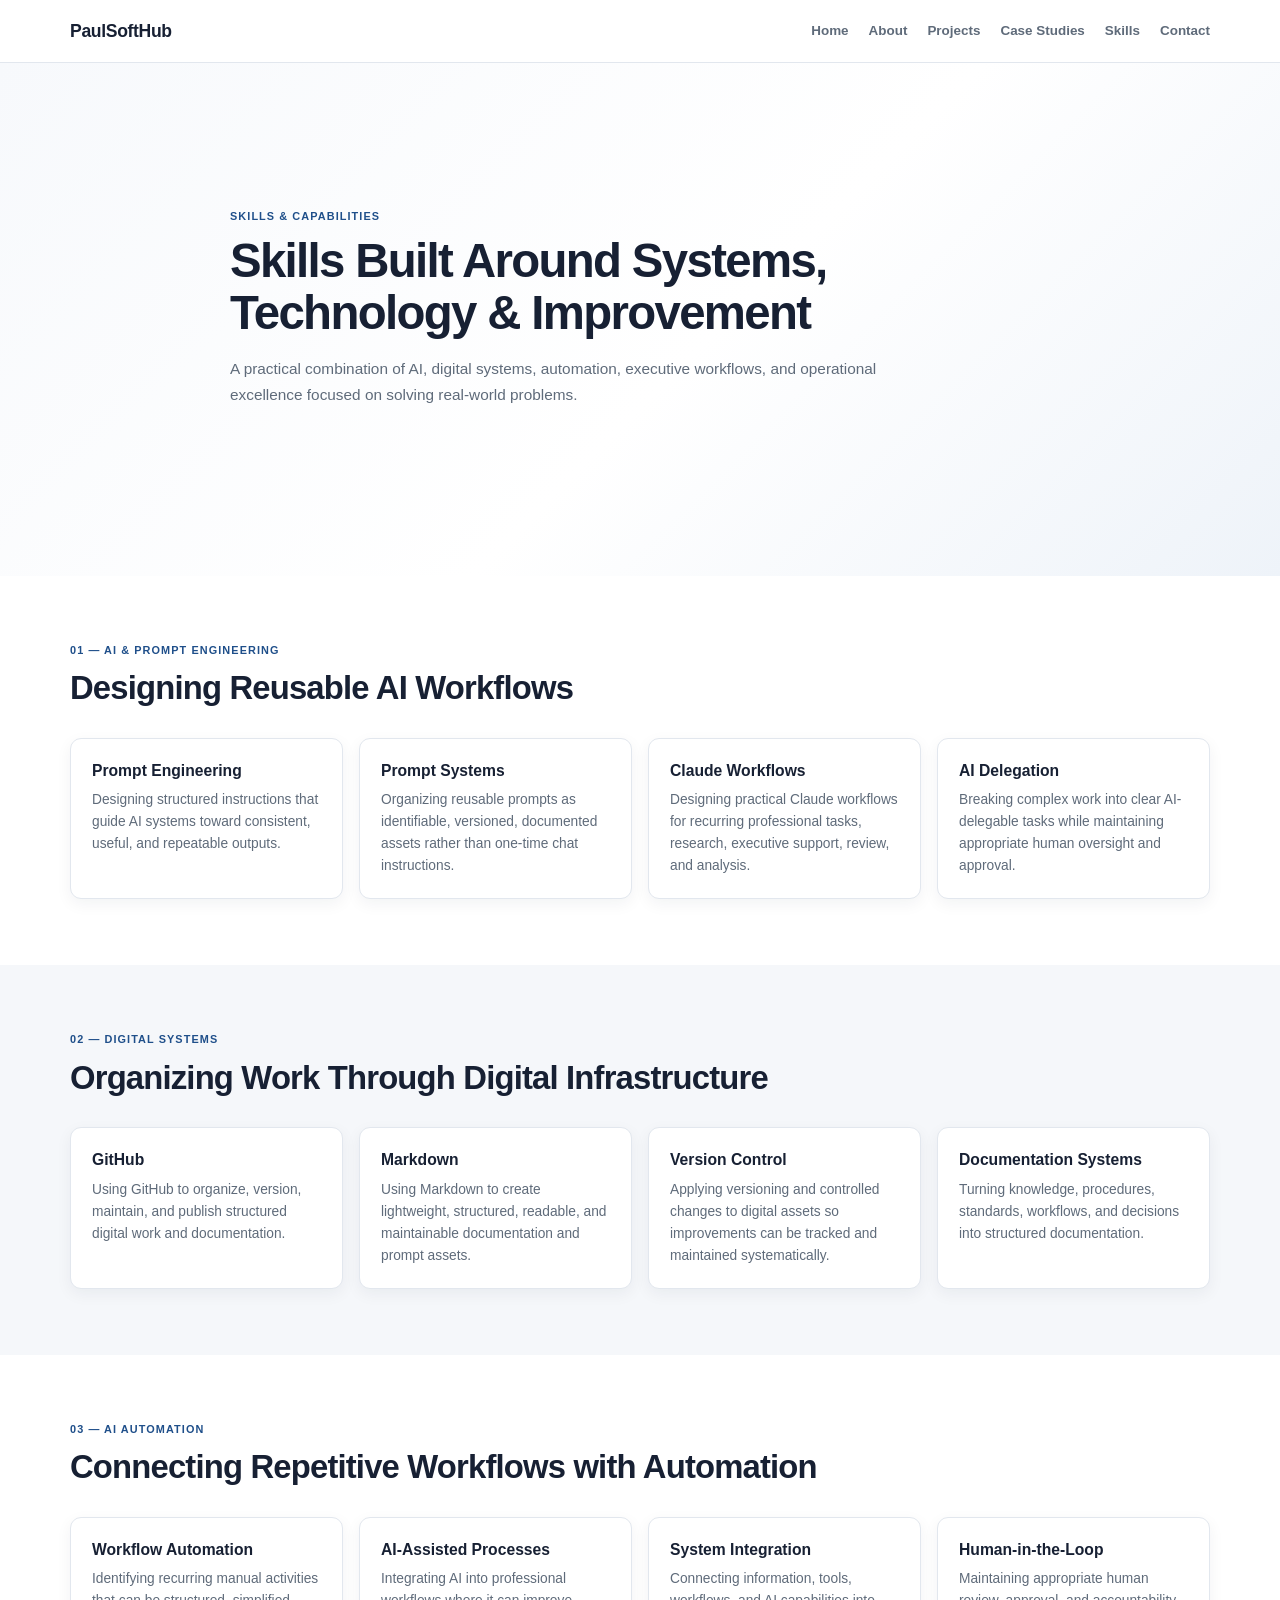
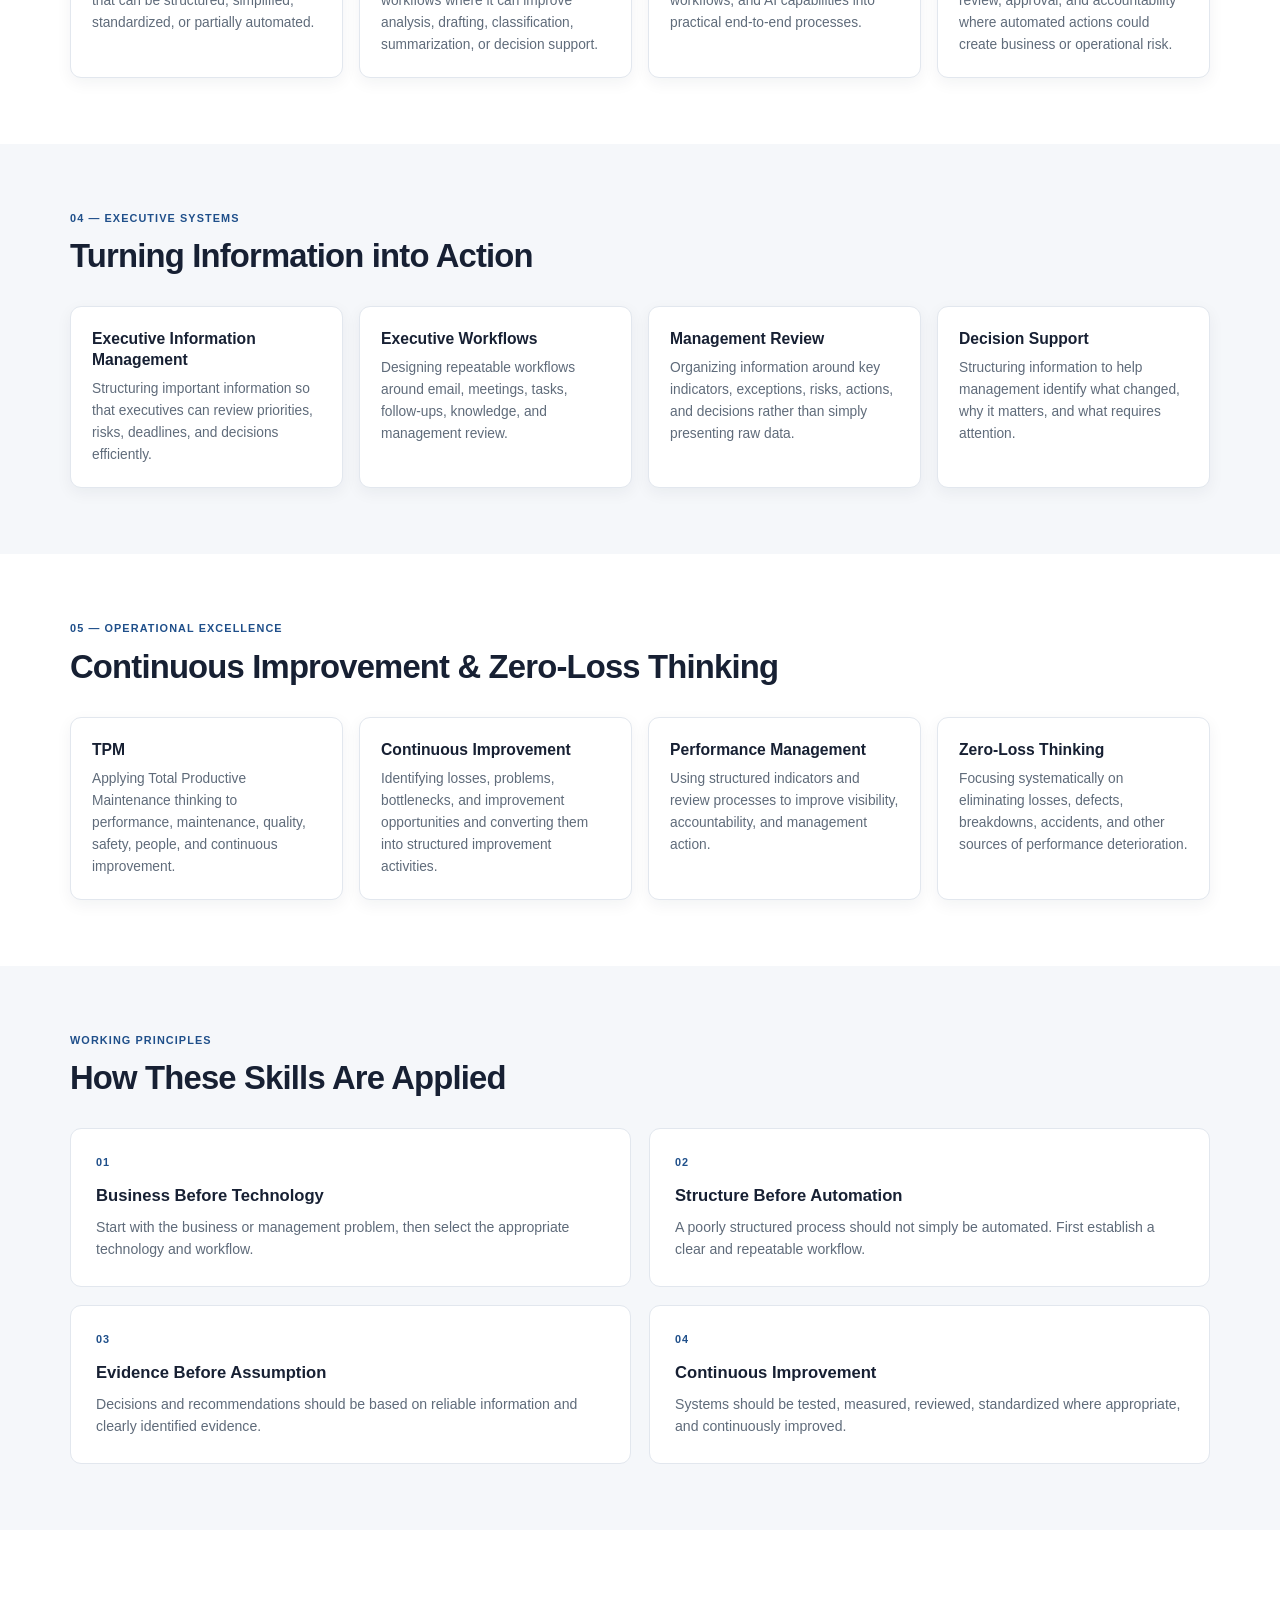
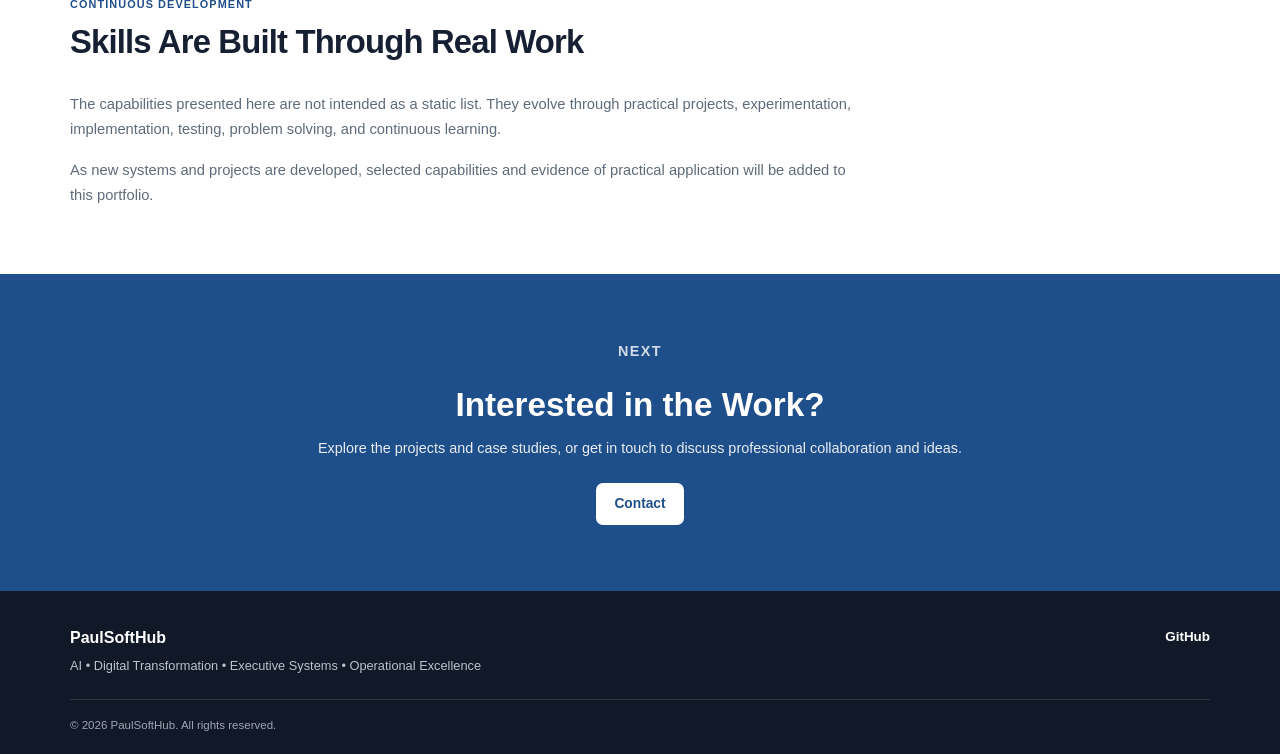
<file: skills.html>
<!DOCTYPE html>
<html lang="en">
<head>
    <meta charset="UTF-8">
    <meta name="viewport" content="width=device-width, initial-scale=1.0">

    <title>Skills | PaulSoftHub</title>

    <meta
        name="description"
        content="Skills and capabilities across AI, prompt engineering, digital systems, automation, executive systems, and operational excellence."
    >

    <link rel="stylesheet" href="style.css">
</head>

<body>

    <!-- =========================
         HEADER / NAVIGATION
    ========================== -->

    <header class="site-header">

        <div class="container navigation">

            <a href="index.html" class="brand">
                PaulSoftHub
            </a>

            <nav class="nav-menu" aria-label="Main navigation">

                <a href="index.html">Home</a>
                <a href="about.html">About</a>
                <a href="projects.html">Projects</a>
                <a href="case-studies.html">Case Studies</a>
                <a href="skills.html">Skills</a>
                <a href="contact.html">Contact</a>

            </nav>

        </div>

    </header>


    <main>

        <!-- =========================
             PAGE HERO
        ========================== -->

        <section class="hero">

            <div class="container hero-content">

                <p class="eyebrow">
                    SKILLS & CAPABILITIES
                </p>

                <h1>
                    Skills Built Around Systems, Technology & Improvement
                </h1>

                <p class="hero-description">
                    A practical combination of AI, digital systems,
                    automation, executive workflows, and operational
                    excellence focused on solving real-world problems.
                </p>

            </div>

        </section>


        <!-- =========================
             AI & PROMPT ENGINEERING
        ========================== -->

        <section class="section">

            <div class="container">

                <div class="section-heading">

                    <p class="eyebrow">
                        01 — AI & PROMPT ENGINEERING
                    </p>

                    <h2>
                        Designing Reusable AI Workflows
                    </h2>

                </div>

                <div class="feature-grid">

                    <article class="feature-card">

                        <h3>
                            Prompt Engineering
                        </h3>

                        <p>
                            Designing structured instructions that guide
                            AI systems toward consistent, useful, and
                            repeatable outputs.
                        </p>

                    </article>


                    <article class="feature-card">

                        <h3>
                            Prompt Systems
                        </h3>

                        <p>
                            Organizing reusable prompts as identifiable,
                            versioned, documented assets rather than
                            one-time chat instructions.
                        </p>

                    </article>


                    <article class="feature-card">

                        <h3>
                            Claude Workflows
                        </h3>

                        <p>
                            Designing practical Claude workflows for
                            recurring professional tasks, research,
                            executive support, review, and analysis.
                        </p>

                    </article>


                    <article class="feature-card">

                        <h3>
                            AI Delegation
                        </h3>

                        <p>
                            Breaking complex work into clear AI-delegable
                            tasks while maintaining appropriate human
                            oversight and approval.
                        </p>

                    </article>

                </div>

            </div>

        </section>


        <!-- =========================
             DIGITAL SYSTEMS
        ========================== -->

        <section class="section section-alt">

            <div class="container">

                <div class="section-heading">

                    <p class="eyebrow">
                        02 — DIGITAL SYSTEMS
                    </p>

                    <h2>
                        Organizing Work Through Digital Infrastructure
                    </h2>

                </div>

                <div class="feature-grid">

                    <article class="feature-card">

                        <h3>
                            GitHub
                        </h3>

                        <p>
                            Using GitHub to organize, version, maintain,
                            and publish structured digital work and
                            documentation.
                        </p>

                    </article>


                    <article class="feature-card">

                        <h3>
                            Markdown
                        </h3>

                        <p>
                            Using Markdown to create lightweight,
                            structured, readable, and maintainable
                            documentation and prompt assets.
                        </p>

                    </article>


                    <article class="feature-card">

                        <h3>
                            Version Control
                        </h3>

                        <p>
                            Applying versioning and controlled changes
                            to digital assets so improvements can be
                            tracked and maintained systematically.
                        </p>

                    </article>


                    <article class="feature-card">

                        <h3>
                            Documentation Systems
                        </h3>

                        <p>
                            Turning knowledge, procedures, standards,
                            workflows, and decisions into structured
                            documentation.
                        </p>

                    </article>

                </div>

            </div>

        </section>


        <!-- =========================
             AI AUTOMATION
        ========================== -->

        <section class="section">

            <div class="container">

                <div class="section-heading">

                    <p class="eyebrow">
                        03 — AI AUTOMATION
                    </p>

                    <h2>
                        Connecting Repetitive Workflows with Automation
                    </h2>

                </div>

                <div class="feature-grid">

                    <article class="feature-card">

                        <h3>
                            Workflow Automation
                        </h3>

                        <p>
                            Identifying recurring manual activities that
                            can be structured, simplified, standardized,
                            or partially automated.
                        </p>

                    </article>


                    <article class="feature-card">

                        <h3>
                            AI-Assisted Processes
                        </h3>

                        <p>
                            Integrating AI into professional workflows
                            where it can improve analysis, drafting,
                            classification, summarization, or decision
                            support.
                        </p>

                    </article>


                    <article class="feature-card">

                        <h3>
                            System Integration
                        </h3>

                        <p>
                            Connecting information, tools, workflows,
                            and AI capabilities into practical end-to-end
                            processes.
                        </p>

                    </article>


                    <article class="feature-card">

                        <h3>
                            Human-in-the-Loop
                        </h3>

                        <p>
                            Maintaining appropriate human review,
                            approval, and accountability where automated
                            actions could create business or operational
                            risk.
                        </p>

                    </article>

                </div>

            </div>

        </section>


        <!-- =========================
             EXECUTIVE SYSTEMS
        ========================== -->

        <section class="section section-alt">

            <div class="container">

                <div class="section-heading">

                    <p class="eyebrow">
                        04 — EXECUTIVE SYSTEMS
                    </p>

                    <h2>
                        Turning Information into Action
                    </h2>

                </div>

                <div class="feature-grid">

                    <article class="feature-card">

                        <h3>
                            Executive Information Management
                        </h3>

                        <p>
                            Structuring important information so that
                            executives can review priorities, risks,
                            deadlines, and decisions efficiently.
                        </p>

                    </article>


                    <article class="feature-card">

                        <h3>
                            Executive Workflows
                        </h3>

                        <p>
                            Designing repeatable workflows around email,
                            meetings, tasks, follow-ups, knowledge, and
                            management review.
                        </p>

                    </article>


                    <article class="feature-card">

                        <h3>
                            Management Review
                        </h3>

                        <p>
                            Organizing information around key indicators,
                            exceptions, risks, actions, and decisions
                            rather than simply presenting raw data.
                        </p>

                    </article>


                    <article class="feature-card">

                        <h3>
                            Decision Support
                        </h3>

                        <p>
                            Structuring information to help management
                            identify what changed, why it matters, and
                            what requires attention.
                        </p>

                    </article>

                </div>

            </div>

        </section>


        <!-- =========================
             OPERATIONAL EXCELLENCE
        ========================== -->

        <section class="section">

            <div class="container">

                <div class="section-heading">

                    <p class="eyebrow">
                        05 — OPERATIONAL EXCELLENCE
                    </p>

                    <h2>
                        Continuous Improvement & Zero-Loss Thinking
                    </h2>

                </div>

                <div class="feature-grid">

                    <article class="feature-card">

                        <h3>
                            TPM
                        </h3>

                        <p>
                            Applying Total Productive Maintenance thinking
                            to performance, maintenance, quality, safety,
                            people, and continuous improvement.
                        </p>

                    </article>


                    <article class="feature-card">

                        <h3>
                            Continuous Improvement
                        </h3>

                        <p>
                            Identifying losses, problems, bottlenecks, and
                            improvement opportunities and converting them
                            into structured improvement activities.
                        </p>

                    </article>


                    <article class="feature-card">

                        <h3>
                            Performance Management
                        </h3>

                        <p>
                            Using structured indicators and review
                            processes to improve visibility, accountability,
                            and management action.
                        </p>

                    </article>


                    <article class="feature-card">

                        <h3>
                            Zero-Loss Thinking
                        </h3>

                        <p>
                            Focusing systematically on eliminating losses,
                            defects, breakdowns, accidents, and other
                            sources of performance deterioration.
                        </p>

                    </article>

                </div>

            </div>

        </section>


        <!-- =========================
             WORKING PRINCIPLES
        ========================== -->

        <section class="section section-alt">

            <div class="container">

                <div class="section-heading">

                    <p class="eyebrow">
                        WORKING PRINCIPLES
                    </p>

                    <h2>
                        How These Skills Are Applied
                    </h2>

                </div>

                <div class="case-study-grid">

                    <article class="case-card">

                        <span class="case-number">
                            01
                        </span>

                        <h3>
                            Business Before Technology
                        </h3>

                        <p>
                            Start with the business or management problem,
                            then select the appropriate technology and
                            workflow.
                        </p>

                    </article>


                    <article class="case-card">

                        <span class="case-number">
                            02
                        </span>

                        <h3>
                            Structure Before Automation
                        </h3>

                        <p>
                            A poorly structured process should not simply
                            be automated. First establish a clear and
                            repeatable workflow.
                        </p>

                    </article>


                    <article class="case-card">

                        <span class="case-number">
                            03
                        </span>

                        <h3>
                            Evidence Before Assumption
                        </h3>

                        <p>
                            Decisions and recommendations should be based
                            on reliable information and clearly identified
                            evidence.
                        </p>

                    </article>


                    <article class="case-card">

                        <span class="case-number">
                            04
                        </span>

                        <h3>
                            Continuous Improvement
                        </h3>

                        <p>
                            Systems should be tested, measured, reviewed,
                            standardized where appropriate, and continuously
                            improved.
                        </p>

                    </article>

                </div>

            </div>

        </section>


        <!-- =========================
             FUTURE DEVELOPMENT
        ========================== -->

        <section class="section">

            <div class="container">

                <div class="section-heading">

                    <p class="eyebrow">
                        CONTINUOUS DEVELOPMENT
                    </p>

                    <h2>
                        Skills Are Built Through Real Work
                    </h2>

                </div>

                <div class="about-content">

                    <p>
                        The capabilities presented here are not intended
                        as a static list. They evolve through practical
                        projects, experimentation, implementation, testing,
                        problem solving, and continuous learning.
                    </p>

                    <p>
                        As new systems and projects are developed, selected
                        capabilities and evidence of practical application
                        will be added to this portfolio.
                    </p>

                </div>

            </div>

        </section>


        <!-- =========================
             CALL TO ACTION
        ========================== -->

        <section class="section contact-section">

            <div class="container contact-content">

                <p class="eyebrow">
                    NEXT
                </p>

                <h2>
                    Interested in the Work?
                </h2>

                <p>
                    Explore the projects and case studies, or get in touch
                    to discuss professional collaboration and ideas.
                </p>

                <a
                    href="contact.html"
                    class="button primary"
                >
                    Contact
                </a>

            </div>

        </section>

    </main>


    <!-- =========================
         FOOTER
    ========================== -->

    <footer class="site-footer">

        <div class="container footer-content">

            <div>

                <strong>
                    PaulSoftHub
                </strong>

                <p>
                    AI • Digital Transformation • Executive Systems •
                    Operational Excellence
                </p>

            </div>

            <div>

                <a
                    href="https://github.com/PaulSoftHub"
                    target="_blank"
                    rel="noopener noreferrer"
                >
                    GitHub
                </a>

            </div>

        </div>


        <div class="container copyright">

            <p>
                © 2026 PaulSoftHub. All rights reserved.
            </p>

        </div>

    </footer>

</body>
</html>
</file>
<file: style.css>
/* =========================================
   PAULSOFTHUB PORTFOLIO
   Global Styles — Compact Eye & Window Friendly
========================================= */

:root {
    --bg: #ffffff;
    --bg-soft: #f5f7fa;
    --text: #172033;
    --text-soft: #5f6b7a;
    --border: #e2e7ee;
    --accent: #1f4f8a;
    --accent-dark: #163b69;
    --white: #ffffff;

    --max-width: 1140px;
    --reading-width: 800px;

    --radius: 11px;
    --shadow: 0 5px 16px rgba(20, 35, 55, 0.055);
}


/* =========================================
   RESET
========================================= */

* {
    margin: 0;
    padding: 0;
    box-sizing: border-box;
}

html {
    scroll-behavior: smooth;
    font-size: 16px;
}

body {
    font-family:
        -apple-system,
        BlinkMacSystemFont,
        "Segoe UI",
        Roboto,
        Helvetica,
        Arial,
        sans-serif;

    background: var(--bg);
    color: var(--text);

    font-size: 0.92rem;
    line-height: 1.6;

    -webkit-font-smoothing: antialiased;
    text-rendering: optimizeLegibility;
}

a {
    color: inherit;
    text-decoration: none;
}

img {
    max-width: 100%;
    display: block;
}


/* =========================================
   GLOBAL CONTAINER
========================================= */

.container {
    width: min(92%, var(--max-width));
    margin: 0 auto;
}


/* =========================================
   HEADER / NAVIGATION
========================================= */

.site-header {
    position: sticky;
    top: 0;
    z-index: 1000;

    background: rgba(255, 255, 255, 0.97);
    border-bottom: 1px solid var(--border);
}

.navigation {
    min-height: 62px;

    display: flex;
    align-items: center;
    justify-content: space-between;

    gap: 24px;
}

.brand {
    font-size: 1.10rem;
    font-weight: 800;
    letter-spacing: -0.02em;
}

.nav-menu {
    display: flex;
    align-items: center;

    gap: 20px;

    font-size: 0.84rem;
    font-weight: 600;
}

.nav-menu a {
    color: var(--text-soft);

    transition: color 0.2s ease;
}

.nav-menu a:hover {
    color: var(--accent);
}


/* =========================================
   HERO
========================================= */

.hero {
    min-height: 57vh;

    display: flex;
    align-items: center;

    background:
        linear-gradient(
            135deg,
            #f7f9fc 0%,
            #ffffff 55%,
            #eef3f9 100%
        );
}

.hero-content {
    max-width: 820px;
    padding: 68px 0;
}

.eyebrow {
    margin-bottom: 10px;

    color: var(--accent);

    font-size: 0.68rem;
    font-weight: 800;
    letter-spacing: 0.10em;
}

.hero h1 {
    max-width: 820px;

    font-size: clamp(2rem, 3.7vw, 3.2rem);
    line-height: 1.10;
    letter-spacing: -0.035em;

    margin-bottom: 17px;
}

.hero-description {
    max-width: 720px;

    color: var(--text-soft);

    font-size: 0.96rem;
    line-height: 1.65;

    margin-bottom: 24px;
}

.hero-actions {
    display: flex;
    flex-wrap: wrap;
    gap: 10px;
}


/* =========================================
   BUTTONS
========================================= */

.button {
    display: inline-flex;
    align-items: center;
    justify-content: center;

    min-height: 42px;
    padding: 0 18px;

    border-radius: 7px;

    font-weight: 700;
    font-size: 0.86rem;

    transition:
        transform 0.2s ease,
        background 0.2s ease,
        color 0.2s ease;
}

.button:hover {
    transform: translateY(-1px);
}

.button.primary {
    background: var(--accent);
    color: var(--white);
}

.button.primary:hover {
    background: var(--accent-dark);
}

.button.secondary {
    border: 1px solid var(--border);
    background: var(--white);
}

.button.secondary:hover {
    border-color: var(--accent);
    color: var(--accent);
}


/* =========================================
   SECTIONS
========================================= */

.section {
    padding: 66px 0;
}

.section-alt {
    background: var(--bg-soft);
}

.section-heading {
    max-width: 760px;
    margin-bottom: 30px;
}

.section-heading h2 {
    font-size: clamp(1.48rem, 2.8vw, 2.05rem);
    line-height: 1.18;
    letter-spacing: -0.025em;
}


/* =========================================
   ABOUT / GENERAL READING CONTENT
========================================= */

.about-content {
    max-width: var(--reading-width);

    color: var(--text-soft);

    font-size: 0.92rem;
    line-height: 1.7;
}

.about-content p + p {
    margin-top: 16px;
}


/* =========================================
   FEATURE GRID
========================================= */

.feature-grid {
    display: grid;

    grid-template-columns:
        repeat(4, minmax(0, 1fr));

    gap: 16px;
}

.feature-card {
    padding: 21px;

    background: var(--white);
    border: 1px solid var(--border);
    border-radius: var(--radius);

    box-shadow: var(--shadow);
}

.feature-card h3 {
    margin-bottom: 8px;

    font-size: 0.98rem;
    line-height: 1.35;
}

.feature-card p {
    color: var(--text-soft);

    font-size: 0.86rem;
    line-height: 1.6;
}


/* =========================================
   PROJECTS
========================================= */

.project-grid {
    display: grid;

    grid-template-columns:
        repeat(2, minmax(0, 1fr));

    gap: 18px;
}

.project-card {
    padding: 25px;

    border: 1px solid var(--border);
    border-radius: var(--radius);

    background: var(--white);

    transition:
        transform 0.2s ease,
        box-shadow 0.2s ease;
}

.project-card:hover {
    transform: translateY(-3px);
    box-shadow: var(--shadow);
}

.project-category {
    margin-bottom: 7px;

    color: var(--accent);

    font-size: 0.66rem;
    font-weight: 800;
    letter-spacing: 0.09em;
}

.project-card h3 {
    margin-bottom: 8px;

    font-size: 1.12rem;
    line-height: 1.35;
}

.project-card p {
    color: var(--text-soft);

    font-size: 0.88rem;
    line-height: 1.6;
}

.project-status {
    display: inline-block;

    margin-top: 14px;
    padding: 3px 8px;

    border: 1px solid var(--border);
    border-radius: 999px;

    color: var(--text-soft);

    font-size: 0.68rem;
    font-weight: 600;
}


/* =========================================
   CASE STUDIES
========================================= */

.case-study-grid {
    display: grid;

    grid-template-columns:
        repeat(2, minmax(0, 1fr));

    gap: 18px;
}

.case-card {
    position: relative;

    padding: 25px;

    background: var(--white);
    border: 1px solid var(--border);
    border-radius: var(--radius);
}

.case-number {
    display: block;

    margin-bottom: 14px;

    color: var(--accent);

    font-size: 0.68rem;
    font-weight: 800;
    letter-spacing: 0.09em;
}

.case-card h3 {
    margin-bottom: 8px;

    font-size: 1.04rem;
    line-height: 1.35;
}

.case-card p {
    color: var(--text-soft);

    font-size: 0.88rem;
    line-height: 1.6;
}


/* =========================================
   SKILLS
========================================= */

.skills-list {
    display: flex;
    flex-wrap: wrap;
    gap: 8px;
}

.skills-list span {
    padding: 7px 11px;

    background: var(--bg-soft);
    border: 1px solid var(--border);
    border-radius: 999px;

    font-size: 0.80rem;
    font-weight: 600;
}


/* =========================================
   CONTACT
========================================= */

.contact-section {
    background: var(--accent);
    color: var(--white);
}

.contact-content {
    max-width: 700px;
    text-align: center;
}

.contact-content .eyebrow {
    color: var(--white);
    opacity: 0.8;
}

.contact-content h2 {
    margin-bottom: 12px;

    font-size: clamp(1.58rem, 2.8vw, 2.08rem);
    line-height: 1.18;
}

.contact-content p {
    margin-bottom: 22px;

    font-size: 0.90rem;
    line-height: 1.65;

    opacity: 0.9;
}

.contact-section .button.primary {
    background: var(--white);
    color: var(--accent);
}

.contact-section .button.primary:hover {
    background: #f1f4f8;
}


/* =========================================
   FOOTER
========================================= */

.site-footer {
    padding: 34px 0 20px;

    background: #111827;
    color: #ffffff;
}

.footer-content {
    display: flex;
    align-items: flex-start;
    justify-content: space-between;

    gap: 24px;

    padding-bottom: 23px;
}

.footer-content strong {
    font-size: 1rem;
}

.footer-content p {
    max-width: 600px;

    margin-top: 6px;

    color: #b9c2cf;

    font-size: 0.80rem;
    line-height: 1.55;
}

.footer-content a {
    color: #ffffff;

    font-size: 0.84rem;
    font-weight: 700;
}

.footer-content a:hover {
    text-decoration: underline;
}

.copyright {
    padding-top: 16px;

    border-top: 1px solid rgba(255, 255, 255, 0.12);
}

.copyright p {
    color: #9ca7b5;

    font-size: 0.72rem;
}


/* =========================================
   RESPONSIVE — TABLET
========================================= */

@media (max-width: 900px) {

    .feature-grid {
        grid-template-columns:
            repeat(2, minmax(0, 1fr));
    }

    .nav-menu {
        gap: 15px;
    }

    .hero {
        min-height: auto;
    }

}


/* =========================================
   RESPONSIVE — MOBILE
========================================= */

@media (max-width: 700px) {

    .container {
        width: min(92%, 680px);
    }

    .navigation {
        min-height: auto;

        padding: 14px 0;

        flex-direction: column;
        align-items: flex-start;
    }

    .nav-menu {
        width: 100%;

        flex-wrap: wrap;
        gap: 9px 14px;

        font-size: 0.80rem;
    }

    .hero-content {
        padding: 58px 0;
    }

    .hero h1 {
        font-size: 2rem;
    }

    .hero-description {
        font-size: 0.90rem;
    }

    .section {
        padding: 52px 0;
    }

    .section-heading {
        margin-bottom: 25px;
    }

    .section-heading h2 {
        font-size: 1.58rem;
    }

    .feature-grid,
    .project-grid,
    .case-study-grid {
        grid-template-columns: 1fr;
    }

    .feature-card,
    .project-card,
    .case-card {
        padding: 20px;
    }

    .footer-content {
        flex-direction: column;
    }

}


/* =========================================
   ACCESSIBILITY / READING COMFORT
========================================= */

@media (prefers-reduced-motion: reduce) {

    html {
        scroll-behavior: auto;
    }

    *,
    *::before,
    *::after {
        transition: none !important;
        animation: none !important;
    }

}
/* =========================================================
   CONTACT PAGE — FINAL LAYOUT
========================================================= */

/* ---------------------------------------------------------
   CONTACT HERO
--------------------------------------------------------- */

.contact-page .hero,
body.contact-page .hero {
    min-height: auto;
}

.contact-page .hero-content,
body.contact-page .hero-content {
    max-width: 760px;
    padding: 46px 0;
}


/* ---------------------------------------------------------
   CONTACT INTRO — CENTERED
--------------------------------------------------------- */

.contact-intro {
    text-align: center;
}

.contact-intro .section-heading {
    max-width: 760px;
    margin-left: auto;
    margin-right: auto;
}

.contact-intro .about-content {
    max-width: 760px;
    margin-left: auto;
    margin-right: auto;
}


/* ---------------------------------------------------------
   MAIN CONTACT LAYOUT
--------------------------------------------------------- */

.contact-layout {
    display: grid;
    grid-template-columns:
        minmax(0, 1.7fr)
        minmax(300px, 0.95fr);
    gap: 18px;
    align-items: stretch;
}


/* ---------------------------------------------------------
   CONTACT PANELS
--------------------------------------------------------- */

.contact-panel {
    padding: 20px;
    background: var(--white);
    border: 1px solid var(--border);
    border-radius: var(--radius);
    box-shadow: var(--shadow);
}

.contact-panel .section-heading {
    margin-bottom: 18px;
}

.contact-panel .section-heading h2 {
    margin-bottom: 8px;
}

.contact-panel .section-heading > p:last-child {
    color: var(--text-soft);
    font-size: 0.82rem;
    line-height: 1.55;
}


/* ---------------------------------------------------------
   CONTACT FORM
--------------------------------------------------------- */

.contact-form {
    width: 100%;
}

.contact-form .form-row {
    display: grid;
    grid-template-columns:
        repeat(2, minmax(0, 1fr));
    gap: 14px;
}


/* ---------------------------------------------------------
   FORM GROUP
--------------------------------------------------------- */

.contact-form .form-group {
    margin-bottom: 12px;
}

.contact-form label {
    display: block;
    margin-bottom: 5px;
    color: var(--text);
    font-size: 0.76rem;
    font-weight: 700;
    line-height: 1.3;
}

.contact-form label span {
    color: #b42318;
}


/* ---------------------------------------------------------
   INPUTS
--------------------------------------------------------- */

.contact-form input,
.contact-form textarea {
    width: 100%;
    padding: 9px 11px;
    border: 1px solid #d5dce5;
    border-radius: 6px;
    background: var(--white);
    color: var(--text);
    font-family: inherit;
    font-size: 0.80rem;
    line-height: 1.45;
    outline: none;
    transition:
        border-color 0.2s ease,
        box-shadow 0.2s ease;
}

.contact-form input {
    min-height: 38px;
}

.contact-form textarea {
    min-height: 108px;
    resize: vertical;
}

.contact-form input::placeholder,
.contact-form textarea::placeholder {
    color: #8994a3;
}

.contact-form input:focus,
.contact-form textarea:focus {
    border-color: var(--accent);
    box-shadow:
        0 0 0 2px rgba(31, 79, 138, 0.10);
}


/* ---------------------------------------------------------
   TURNSTILE
--------------------------------------------------------- */

.contact-form .cf-turnstile {
    min-height: 65px;
}


/* ---------------------------------------------------------
   FORM STATUS
--------------------------------------------------------- */

#formStatus {
    margin: 4px 0 12px;
    padding: 8px 11px;
    border: 1px solid var(--border);
    border-radius: 6px;
    font-size: 0.78rem;
    line-height: 1.45;
}

#formStatus[data-status="success"] {
    border-color: #b7d9bd;
    background: #f2faf3;
    color: #276738;
}

#formStatus[data-status="error"] {
    border-color: #e2b8b8;
    background: #fff6f6;
    color: #9b2c2c;
}


/* ---------------------------------------------------------
   SUBMIT BUTTON
--------------------------------------------------------- */

.contact-form .button-group {
    margin-top: 2px;
}

.contact-form .button.primary {
    min-height: 38px;
    padding: 0 17px;
    font-size: 0.80rem;
}

.contact-form .button:disabled {
    opacity: 0.65;
    cursor: not-allowed;
    transform: none;
}


/* ---------------------------------------------------------
   CONTACT OPTIONS — RIGHT COLUMN
--------------------------------------------------------- */

.contact-options {
    display: flex;
    flex-direction: column;
    gap: 12px;
}


/* ---------------------------------------------------------
   CONTACT OPTION CARD
--------------------------------------------------------- */

.contact-option {
    padding: 15px;
    border: 1px solid var(--border);
    border-radius: 9px;
    background: var(--white);
}

.contact-option h3 {
    margin-bottom: 5px;
    font-size: 0.92rem;
    line-height: 1.35;
}

.contact-option p {
    margin-bottom: 8px;
    color: var(--text-soft);
    font-size: 0.76rem;
    line-height: 1.5;
}

.contact-option .button {
    min-height: 34px;
    padding: 0 13px;
    font-size: 0.75rem;
}

.contact-option .project-status {
    margin-top: 2px;
    font-size: 0.65rem;
}


/* ---------------------------------------------------------
   CONTACT OPTION ICON
--------------------------------------------------------- */

.contact-option-header {
    display: flex;
    align-items: flex-start;
    gap: 12px;
}

.contact-option-icon {
    flex: 0 0 36px;
    width: 36px;
    height: 36px;
    display: flex;
    align-items: center;
    justify-content: center;
    border-radius: 8px;
    background: var(--bg-soft);
    color: var(--accent);
    font-size: 1.15rem;
}


/* ---------------------------------------------------------
   CONTACT OPTIONS — DO NOT USE 4-COLUMN FEATURE GRID
--------------------------------------------------------- */

.contact-layout .feature-grid {
    display: flex;
    flex-direction: column;
    gap: 12px;
}

.contact-layout .feature-card {
    width: 100%;
}


/* ---------------------------------------------------------
   AREAS OF INTEREST
--------------------------------------------------------- */

.contact-interest-grid {
    display: grid;
    grid-template-columns:
        repeat(4, minmax(0, 1fr));
    gap: 14px;
}


/* ---------------------------------------------------------
   PRIVACY PANEL
--------------------------------------------------------- */

.contact-privacy {
    padding: 22px;
    border: 1px solid #c8d9ee;
    border-radius: var(--radius);
    background:
        linear-gradient(
            135deg,
            #f5f9ff 0%,
            #ffffff 100%
        );
}

.contact-privacy h2 {
    margin-bottom: 10px;
}

.contact-privacy p {
    max-width: 820px;
    color: var(--text-soft);
    font-size: 0.82rem;
    line-height: 1.6;
}

.contact-privacy p + p {
    margin-top: 10px;
}


/* ---------------------------------------------------------
   CONTACT PAGE MOBILE
--------------------------------------------------------- */

@media (max-width: 900px) {

    .contact-layout {
        grid-template-columns: 1fr;
    }

    .contact-interest-grid {
        grid-template-columns:
            repeat(2, minmax(0, 1fr));
    }

}


@media (max-width: 700px) {

    .contact-page .hero-content,
    body.contact-page .hero-content {
        padding: 42px 0;
    }

    .contact-panel {
        padding: 18px;
    }

    .contact-form .form-row {
        grid-template-columns: 1fr;
        gap: 0;
    }

    .contact-interest-grid {
        grid-template-columns: 1fr;
    }

}
</file>
